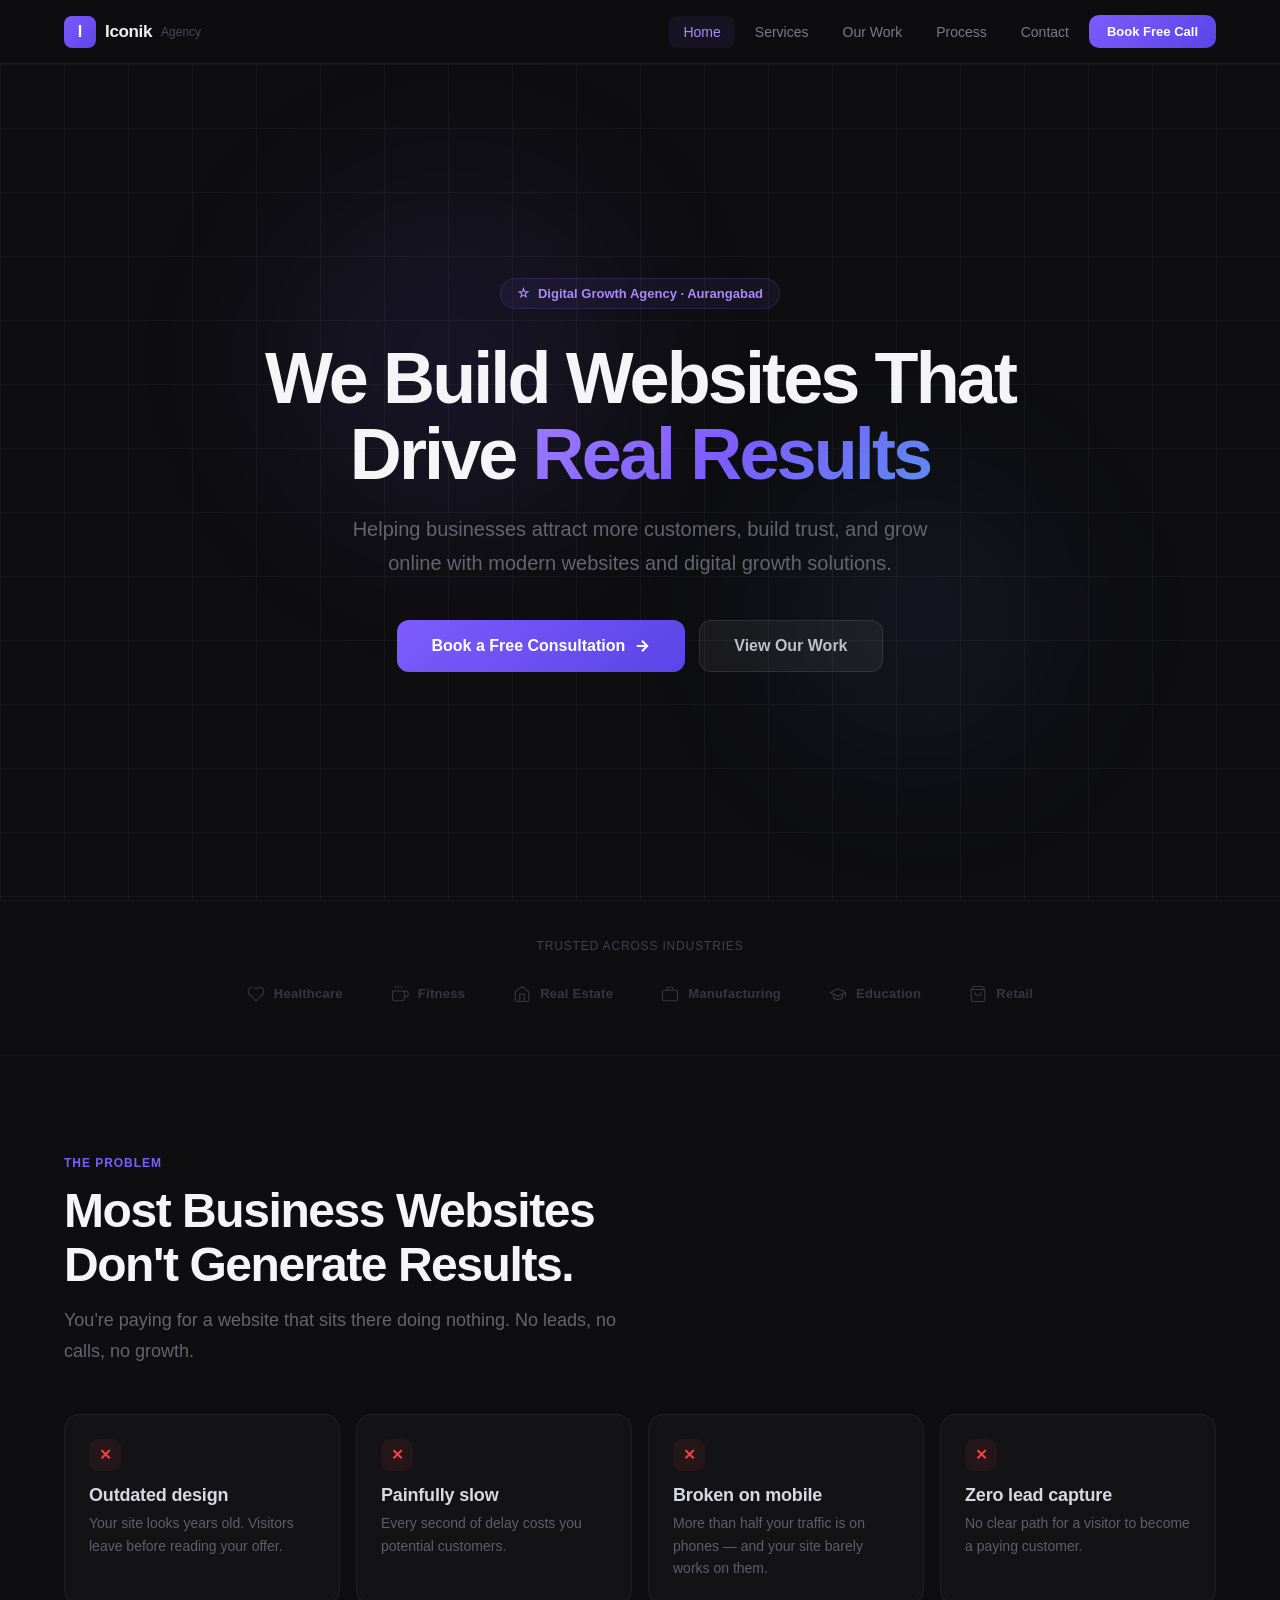
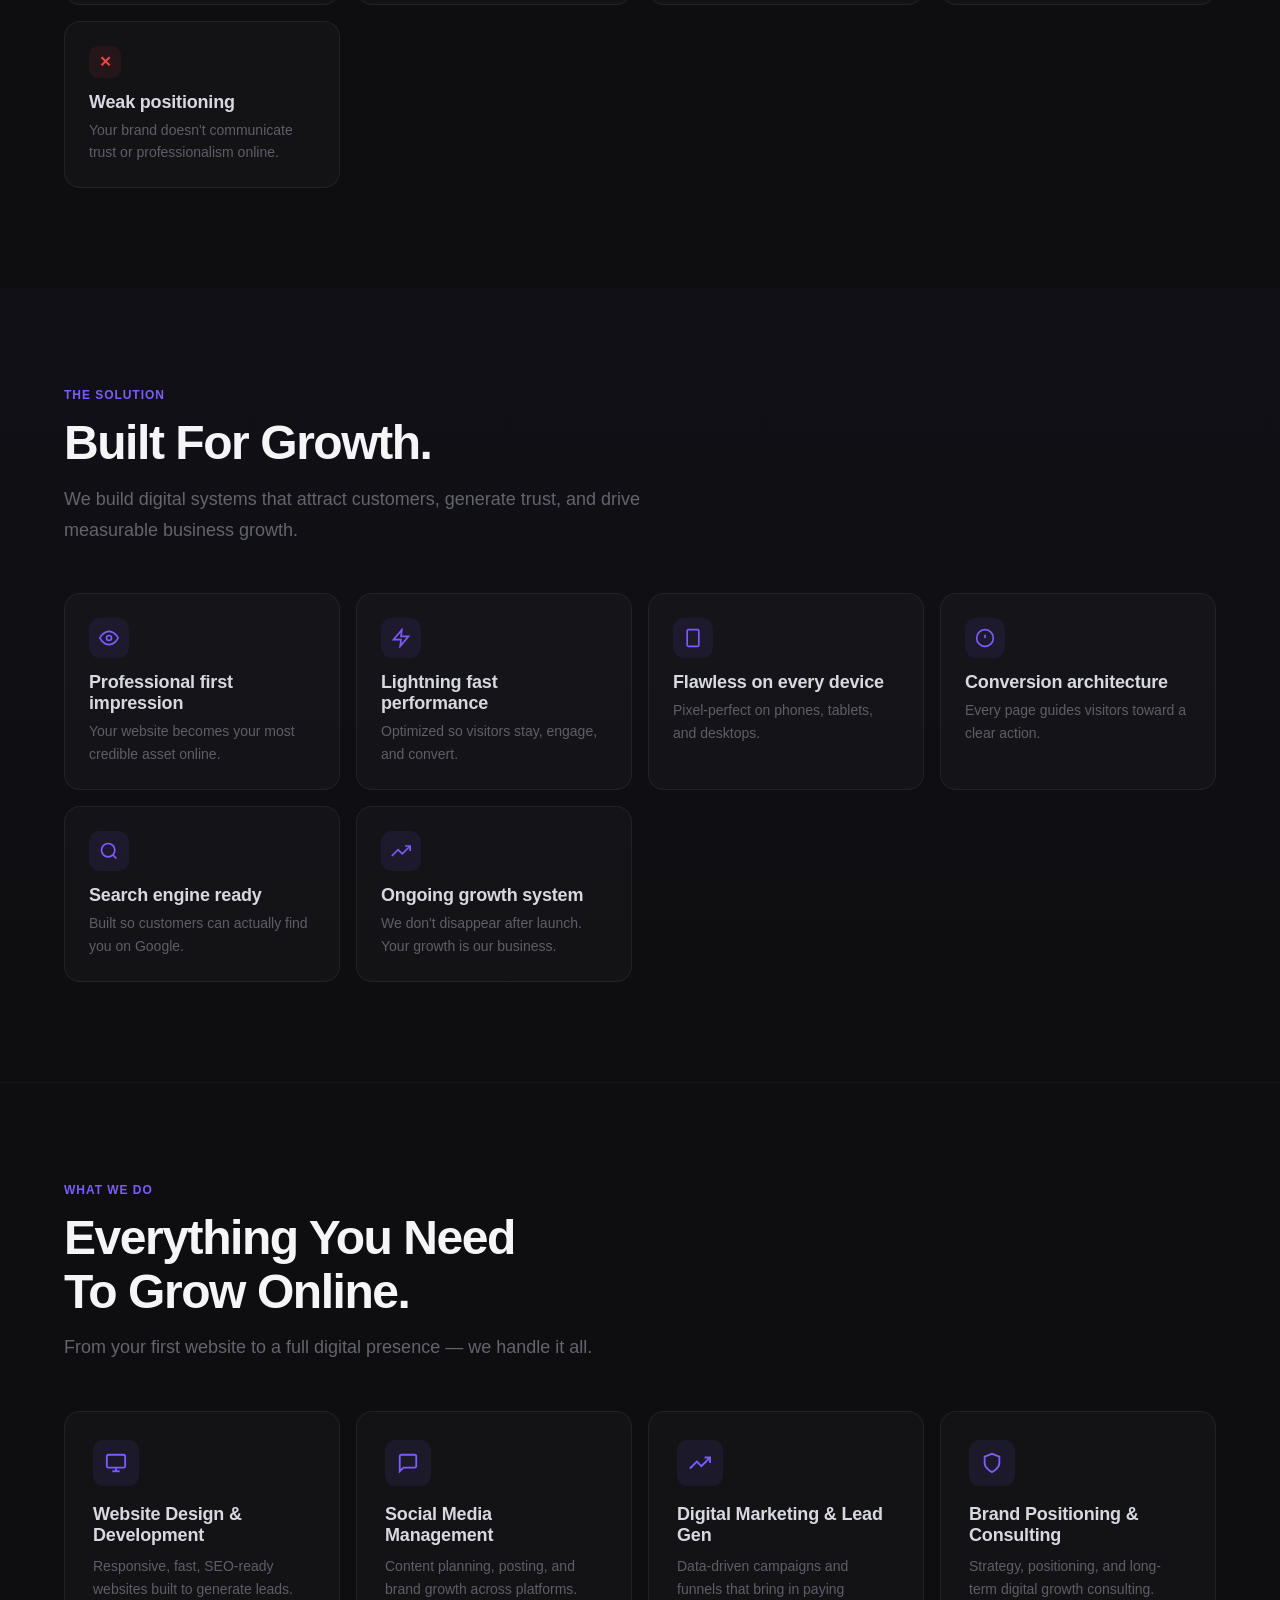
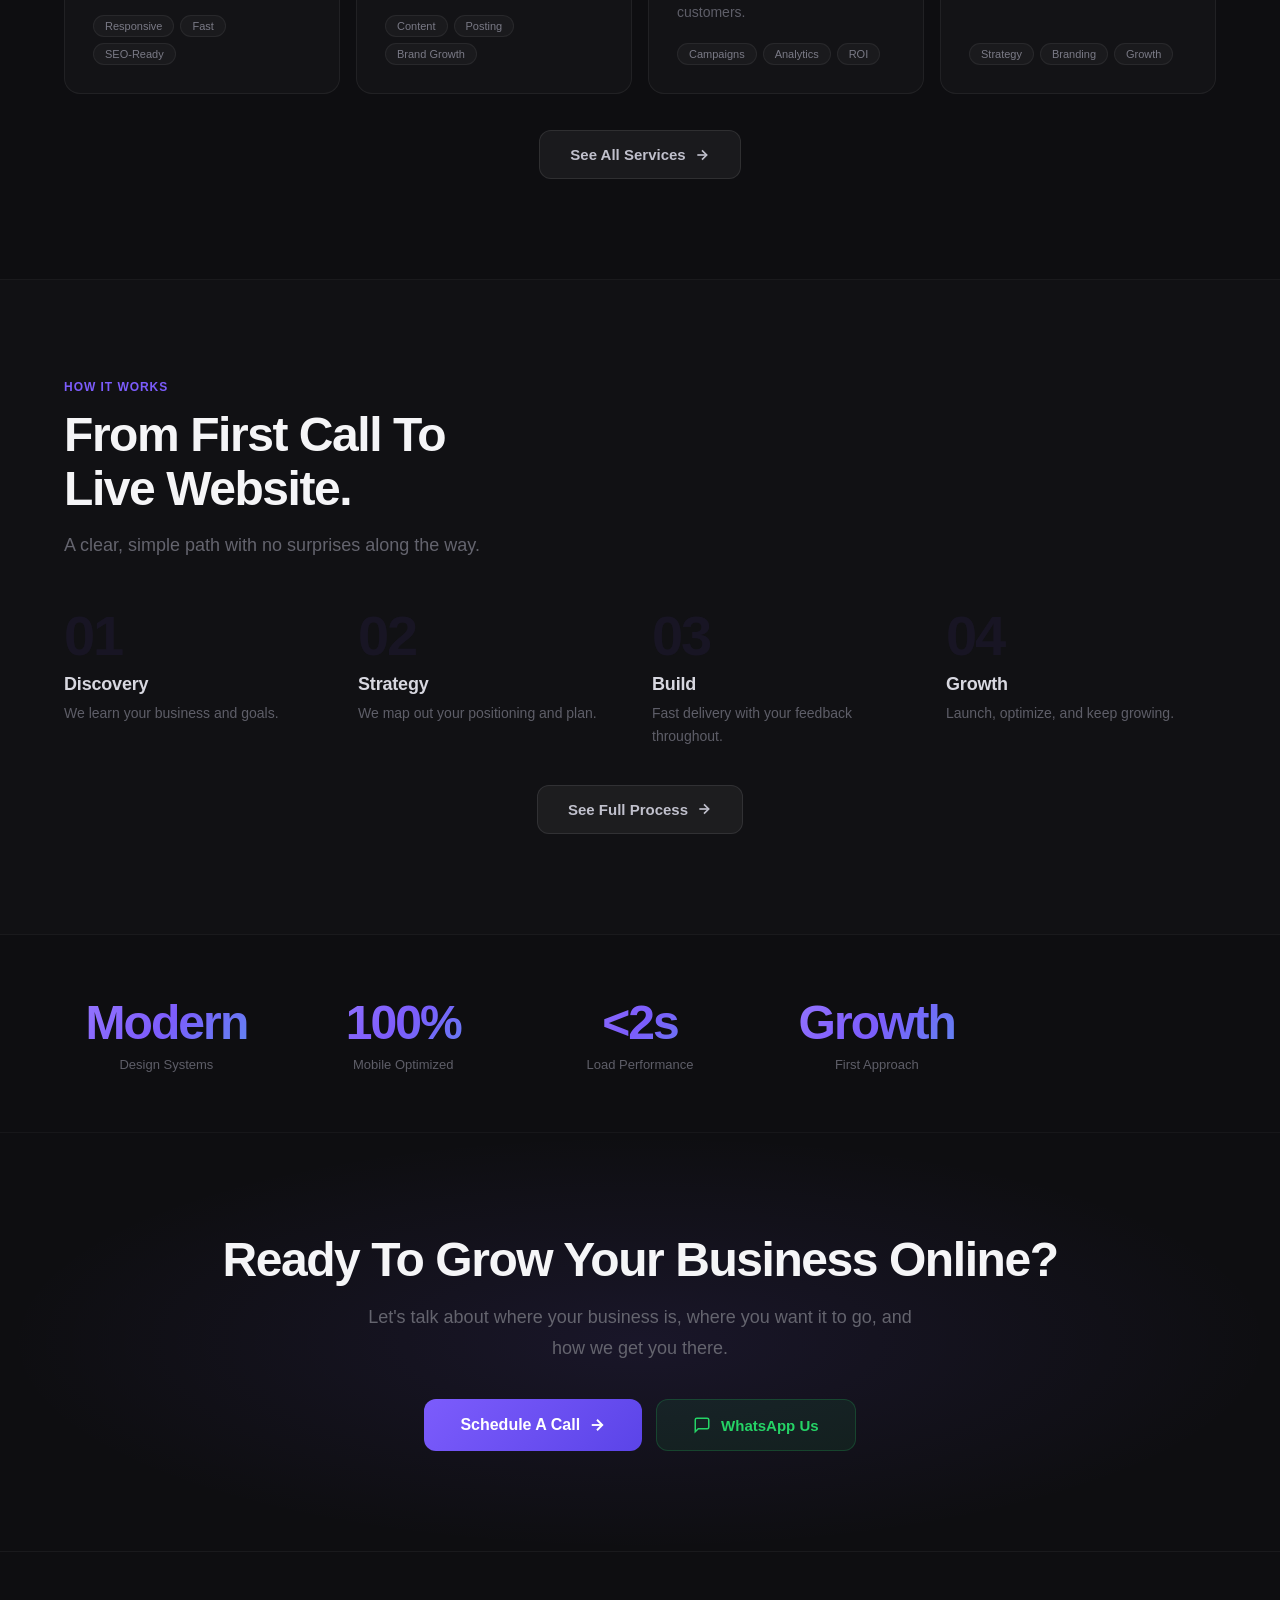
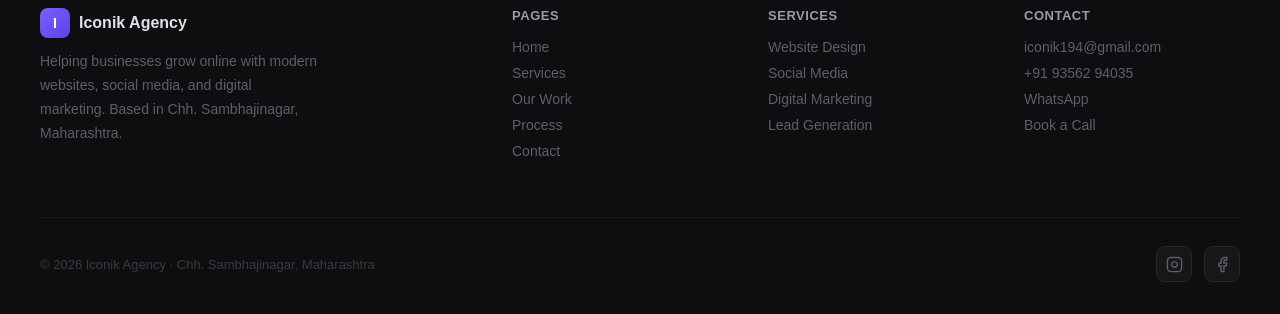
<file: index.html>
<!DOCTYPE html>
<html lang="en">
<head>
<meta charset="UTF-8"/>
<meta name="viewport" content="width=device-width,initial-scale=1.0"/>
<title>Iconik Agency | Website Design & Digital Growth — Aurangabad</title>
<meta name="description" content="Iconik Agency helps businesses grow online with modern websites, social media management, and digital marketing. Based in Chh. Sambhajinagar."/>
<link rel="stylesheet" href="_shared.css"/>
<style>
/* HOME-ONLY STYLES */
.hero{position:relative;min-height:100vh;display:flex;align-items:center;justify-content:center;padding:130px 24px 80px;overflow:hidden;text-align:center}
.hero-orb{position:absolute;border-radius:50%;filter:blur(70px);pointer-events:none}
.hero-grid{position:absolute;inset:0;opacity:.04;background-image:linear-gradient(rgba(255,255,255,1) 1px,transparent 1px),linear-gradient(90deg,rgba(255,255,255,1) 1px,transparent 1px);background-size:64px 64px;pointer-events:none}
.hero-content{position:relative;z-index:2;max-width:860px;margin:0 auto}
.hero-badge{display:inline-flex;align-items:center;gap:8px;padding:7px 16px;border-radius:100px;background:rgba(124,92,252,.08);border:1px solid rgba(124,92,252,.18);margin-bottom:32px;font-size:13px;font-weight:600;color:#A78BFA}
.hero-gradient{background:linear-gradient(135deg,#9B7BFF,#7C5CFC,#5B8DEF);-webkit-background-clip:text;-webkit-text-fill-color:transparent;background-clip:text}
.hero-sub{font-size:clamp(16px,2.2vw,20px);line-height:1.7;color:#64646E;max-width:600px;margin:20px auto 40px}
.hero-btns{display:flex;gap:14px;justify-content:center;flex-wrap:wrap}
.trust-bar{padding:36px 24px 52px;border-top:1px solid rgba(255,255,255,.04);border-bottom:1px solid rgba(255,255,255,.04)}
.trust-label{text-align:center;font-size:12px;color:#42424C;font-weight:500;letter-spacing:.07em;text-transform:uppercase;margin-bottom:28px}
.trust-items{display:flex;justify-content:center;align-items:center;gap:clamp(18px,4vw,48px);flex-wrap:wrap}
.trust-item{display:flex;align-items:center;gap:9px;color:#36363F;transition:color .3s;font-size:13px;font-weight:600;letter-spacing:.02em;cursor:default}
.trust-item:hover{color:#64646E}
.trust-item svg{width:18px;height:18px;stroke-width:1.5;flex-shrink:0}
.problem-grid{display:grid;grid-template-columns:repeat(auto-fill,minmax(250px,1fr));gap:16px}
.prob-card{padding:24px}
.prob-x{width:32px;height:32px;border-radius:9px;background:rgba(239,68,68,.08);display:flex;align-items:center;justify-content:center;margin-bottom:14px;color:#EF4444;font-size:15px;font-weight:700;flex-shrink:0}
.sol-grid{display:grid;grid-template-columns:repeat(auto-fill,minmax(250px,1fr));gap:16px}
.stat-val{font-size:clamp(30px,5vw,48px);font-weight:800;letter-spacing:-.04em;background:linear-gradient(135deg,#9B7BFF,#7C5CFC,#5B8DEF);-webkit-background-clip:text;-webkit-text-fill-color:transparent;background-clip:text;margin-bottom:7px}
.stat-label{font-size:13px;color:#5E5E68;font-weight:500}
.cta-glow{position:absolute;inset:0;pointer-events:none;background:radial-gradient(ellipse at 50% 50%,rgba(124,92,252,.1),transparent 70%)}
.svc-preview{display:grid;grid-template-columns:repeat(auto-fill,minmax(260px,1fr));gap:16px}
.svc-card{padding:28px;display:flex;flex-direction:column}
.svc-tags{display:flex;flex-wrap:wrap;gap:6px;margin-top:14px}
.svc-tag{font-size:11px;font-weight:500;padding:4px 11px;border-radius:100px;background:rgba(255,255,255,.03);border:1px solid rgba(255,255,255,.06);color:#7A7A86}
.proc-preview{display:grid;grid-template-columns:repeat(auto-fill,minmax(220px,1fr));gap:24px}
.proc-num{font-size:56px;font-weight:800;line-height:1;color:rgba(124,92,252,.07);letter-spacing:-.04em;margin-bottom:10px}
@media(max-width:768px){
  .hero-btns .btn-cta,.hero-btns .btn-ghost{width:100%;justify-content:center}
}
</style>
</head>
<body>

<nav id="nav">
  <div class="nav-inner">
    <a href="index.html" class="nav-logo">
      <div class="nav-logo-icon">I</div>
      <span class="nav-logo-text">Iconik</span>
      <span class="nav-logo-sub">Agency</span>
    </a>
    <div class="nav-links" id="navLinks">
      <a href="index.html"    class="nav-link active">Home</a>
      <a href="services.html" class="nav-link">Services</a>
      <a href="work.html"     class="nav-link">Our Work</a>
      <a href="process.html"  class="nav-link">Process</a>
      <a href="contact.html"  class="nav-link">Contact</a>
      <a href="contact.html"  class="btn-cta nav-cta">Book Free Call</a>
    </div>
    <button class="hamburger" id="hamburger" onclick="toggleMenu()" aria-label="Menu">
      <svg id="menuIcon" xmlns="http://www.w3.org/2000/svg" width="20" height="20" viewBox="0 0 24 24" fill="none" stroke="currentColor" stroke-width="2"><line x1="3" y1="6" x2="21" y2="6"/><line x1="3" y1="12" x2="21" y2="12"/><line x1="3" y1="18" x2="21" y2="18"/></svg>
      <svg id="closeIcon" style="display:none" xmlns="http://www.w3.org/2000/svg" width="20" height="20" viewBox="0 0 24 24" fill="none" stroke="currentColor" stroke-width="2"><line x1="18" y1="6" x2="6" y2="18"/><line x1="6" y1="6" x2="18" y2="18"/></svg>
    </button>
  </div>
  <div class="mobile-menu" id="mobileMenu">
    <a href="index.html"    class="nav-link active">Home</a>
    <a href="services.html" class="nav-link">Services</a>
    <a href="work.html"     class="nav-link">Our Work</a>
    <a href="process.html"  class="nav-link">Process</a>
    <a href="contact.html"  class="nav-link">Contact</a>
    <a href="contact.html"  class="btn-cta">Book Free Call</a>
  </div>
</nav>

<!-- ═══ HERO ═══ -->
<section class="hero">
  <div class="hero-orb anim-orb1" style="top:12%;left:16%;width:500px;height:500px;background:radial-gradient(circle,rgba(124,92,252,.14),transparent 65%)"></div>
  <div class="hero-orb anim-orb2" style="bottom:8%;right:12%;width:420px;height:420px;background:radial-gradient(circle,rgba(91,142,239,.1),transparent 65%)"></div>
  <div class="hero-grid"></div>
  <div class="hero-content">
    <div class="reveal">
      <div class="hero-badge">
        <svg xmlns="http://www.w3.org/2000/svg" width="13" height="13" viewBox="0 0 24 24" fill="none" stroke="currentColor" stroke-width="2"><path d="M12 3l1.9 5.8H20l-4.9 3.6 1.9 5.8L12 15l-5 3.2 1.9-5.8L4 8.8h6.1z"/></svg>
        Digital Growth Agency · Aurangabad
      </div>
    </div>
    <div class="reveal" style="transition-delay:.1s">
      <h1>We Build Websites That Drive <span class="hero-gradient">Real Results</span></h1>
    </div>
    <div class="reveal" style="transition-delay:.2s">
      <p class="hero-sub">Helping businesses attract more customers, build trust, and grow online with modern websites and digital growth solutions.</p>
    </div>
    <div class="reveal hero-btns" style="transition-delay:.3s">
      <a href="contact.html" class="btn-cta" style="font-size:16px;padding:16px 34px">Book a Free Consultation <svg xmlns="http://www.w3.org/2000/svg" width="18" height="18" viewBox="0 0 24 24" fill="none" stroke="currentColor" stroke-width="2.5"><line x1="5" y1="12" x2="19" y2="12"/><polyline points="12 5 19 12 12 19"/></svg></a>
      <a href="work.html" class="btn-ghost" style="font-size:16px;padding:16px 34px">View Our Work</a>
    </div>
  </div>
</section>

<!-- ═══ TRUST BAR ═══ -->
<div class="trust-bar">
  <p class="trust-label">Trusted across industries</p>
  <div class="trust-items">
    <div class="trust-item"><svg xmlns="http://www.w3.org/2000/svg" viewBox="0 0 24 24" fill="none" stroke="currentColor"><path d="M20.84 4.61a5.5 5.5 0 0 0-7.78 0L12 5.67l-1.06-1.06a5.5 5.5 0 0 0-7.78 7.78l1.06 1.06L12 21.23l7.78-7.78 1.06-1.06a5.5 5.5 0 0 0 0-7.78z"/></svg>Healthcare</div>
    <div class="trust-item"><svg xmlns="http://www.w3.org/2000/svg" viewBox="0 0 24 24" fill="none" stroke="currentColor"><path d="M18 8h1a4 4 0 0 1 0 8h-1"/><path d="M2 8h16v9a4 4 0 0 1-4 4H6a4 4 0 0 1-4-4V8z"/><line x1="6" y1="1" x2="6" y2="4"/><line x1="10" y1="1" x2="10" y2="4"/><line x1="14" y1="1" x2="14" y2="4"/></svg>Fitness</div>
    <div class="trust-item"><svg xmlns="http://www.w3.org/2000/svg" viewBox="0 0 24 24" fill="none" stroke="currentColor"><path d="M3 9l9-7 9 7v11a2 2 0 0 1-2 2H5a2 2 0 0 1-2-2z"/><polyline points="9 22 9 12 15 12 15 22"/></svg>Real Estate</div>
    <div class="trust-item"><svg xmlns="http://www.w3.org/2000/svg" viewBox="0 0 24 24" fill="none" stroke="currentColor"><rect x="2" y="7" width="20" height="14" rx="2"/><path d="M16 7V5a2 2 0 0 0-2-2h-4a2 2 0 0 0-2 2v2"/></svg>Manufacturing</div>
    <div class="trust-item"><svg xmlns="http://www.w3.org/2000/svg" viewBox="0 0 24 24" fill="none" stroke="currentColor"><path d="M22 10v6M2 10l10-5 10 5-10 5z"/><path d="M6 12v5c3 3 9 3 12 0v-5"/></svg>Education</div>
    <div class="trust-item"><svg xmlns="http://www.w3.org/2000/svg" viewBox="0 0 24 24" fill="none" stroke="currentColor"><path d="M6 2L3 6v14a2 2 0 0 0 2 2h14a2 2 0 0 0 2-2V6l-3-4z"/><line x1="3" y1="6" x2="21" y2="6"/><path d="M16 10a4 4 0 0 1-8 0"/></svg>Retail</div>
  </div>
</div>

<!-- ═══ PROBLEM ═══ -->
<section class="section">
  <div class="container">
    <div class="reveal"><span class="label">The Problem</span></div>
    <div class="reveal" style="transition-delay:.06s"><h2 style="max-width:640px;margin-bottom:14px">Most Business Websites Don't Generate Results.</h2></div>
    <div class="reveal" style="transition-delay:.1s"><p class="sub" style="margin-bottom:48px">You're paying for a website that sits there doing nothing. No leads, no calls, no growth.</p></div>
    <div class="problem-grid">
      <div class="card prob-card reveal" style="transition-delay:.05s"><div class="prob-x">✕</div><h3 style="margin-bottom:6px">Outdated design</h3><p style="font-size:14px;color:#5E5E68;line-height:1.6">Your site looks years old. Visitors leave before reading your offer.</p></div>
      <div class="card prob-card reveal" style="transition-delay:.1s"><div class="prob-x">✕</div><h3 style="margin-bottom:6px">Painfully slow</h3><p style="font-size:14px;color:#5E5E68;line-height:1.6">Every second of delay costs you potential customers.</p></div>
      <div class="card prob-card reveal" style="transition-delay:.15s"><div class="prob-x">✕</div><h3 style="margin-bottom:6px">Broken on mobile</h3><p style="font-size:14px;color:#5E5E68;line-height:1.6">More than half your traffic is on phones — and your site barely works on them.</p></div>
      <div class="card prob-card reveal" style="transition-delay:.2s"><div class="prob-x">✕</div><h3 style="margin-bottom:6px">Zero lead capture</h3><p style="font-size:14px;color:#5E5E68;line-height:1.6">No clear path for a visitor to become a paying customer.</p></div>
      <div class="card prob-card reveal" style="transition-delay:.25s"><div class="prob-x">✕</div><h3 style="margin-bottom:6px">Weak positioning</h3><p style="font-size:14px;color:#5E5E68;line-height:1.6">Your brand doesn't communicate trust or professionalism online.</p></div>
    </div>
  </div>
</section>

<!-- ═══ SOLUTION ═══ -->
<section class="section" style="background:linear-gradient(180deg,rgba(124,92,252,.025),transparent)">
  <div class="container">
    <div class="reveal"><span class="label">The Solution</span></div>
    <div class="reveal" style="transition-delay:.06s"><h2 style="max-width:480px;margin-bottom:14px">Built For Growth.</h2></div>
    <div class="reveal" style="transition-delay:.1s"><p class="sub" style="margin-bottom:48px">We build digital systems that attract customers, generate trust, and drive measurable business growth.</p></div>
    <div class="sol-grid">
      <div class="card prob-card reveal" style="transition-delay:.05s"><div class="icon-box" style="width:40px;height:40px;margin-bottom:14px"><svg xmlns="http://www.w3.org/2000/svg" width="20" height="20" viewBox="0 0 24 24" fill="none" stroke="currentColor" stroke-width="2"><path d="M1 12s4-8 11-8 11 8 11 8-4 8-11 8-11-8-11-8z"/><circle cx="12" cy="12" r="3"/></svg></div><h3 style="margin-bottom:6px">Professional first impression</h3><p style="font-size:14px;color:#5E5E68;line-height:1.6">Your website becomes your most credible asset online.</p></div>
      <div class="card prob-card reveal" style="transition-delay:.1s"><div class="icon-box" style="width:40px;height:40px;margin-bottom:14px"><svg xmlns="http://www.w3.org/2000/svg" width="20" height="20" viewBox="0 0 24 24" fill="none" stroke="currentColor" stroke-width="2"><polygon points="13 2 3 14 12 14 11 22 21 10 12 10 13 2"/></svg></div><h3 style="margin-bottom:6px">Lightning fast performance</h3><p style="font-size:14px;color:#5E5E68;line-height:1.6">Optimized so visitors stay, engage, and convert.</p></div>
      <div class="card prob-card reveal" style="transition-delay:.15s"><div class="icon-box" style="width:40px;height:40px;margin-bottom:14px"><svg xmlns="http://www.w3.org/2000/svg" width="20" height="20" viewBox="0 0 24 24" fill="none" stroke="currentColor" stroke-width="2"><rect x="5" y="2" width="14" height="20" rx="2"/><line x1="12" y1="18" x2="12" y2="18.01"/></svg></div><h3 style="margin-bottom:6px">Flawless on every device</h3><p style="font-size:14px;color:#5E5E68;line-height:1.6">Pixel-perfect on phones, tablets, and desktops.</p></div>
      <div class="card prob-card reveal" style="transition-delay:.2s"><div class="icon-box" style="width:40px;height:40px;margin-bottom:14px"><svg xmlns="http://www.w3.org/2000/svg" width="20" height="20" viewBox="0 0 24 24" fill="none" stroke="currentColor" stroke-width="2"><circle cx="12" cy="12" r="10"/><line x1="12" y1="8" x2="12" y2="12"/><line x1="12" y1="16" x2="12.01" y2="16"/></svg></div><h3 style="margin-bottom:6px">Conversion architecture</h3><p style="font-size:14px;color:#5E5E68;line-height:1.6">Every page guides visitors toward a clear action.</p></div>
      <div class="card prob-card reveal" style="transition-delay:.25s"><div class="icon-box" style="width:40px;height:40px;margin-bottom:14px"><svg xmlns="http://www.w3.org/2000/svg" width="20" height="20" viewBox="0 0 24 24" fill="none" stroke="currentColor" stroke-width="2"><circle cx="11" cy="11" r="8"/><line x1="21" y1="21" x2="16.65" y2="16.65"/></svg></div><h3 style="margin-bottom:6px">Search engine ready</h3><p style="font-size:14px;color:#5E5E68;line-height:1.6">Built so customers can actually find you on Google.</p></div>
      <div class="card prob-card reveal" style="transition-delay:.3s"><div class="icon-box" style="width:40px;height:40px;margin-bottom:14px"><svg xmlns="http://www.w3.org/2000/svg" width="20" height="20" viewBox="0 0 24 24" fill="none" stroke="currentColor" stroke-width="2"><polyline points="23 6 13.5 15.5 8.5 10.5 1 18"/><polyline points="17 6 23 6 23 12"/></svg></div><h3 style="margin-bottom:6px">Ongoing growth system</h3><p style="font-size:14px;color:#5E5E68;line-height:1.6">We don't disappear after launch. Your growth is our business.</p></div>
    </div>
  </div>
</section>

<!-- ═══ SERVICES PREVIEW ═══ -->
<section class="section" style="border-top:1px solid rgba(255,255,255,.04)">
  <div class="container">
    <div class="reveal"><span class="label">What We Do</span></div>
    <div class="reveal" style="transition-delay:.06s"><h2 style="max-width:500px;margin-bottom:14px">Everything You Need To Grow Online.</h2></div>
    <div class="reveal" style="transition-delay:.1s"><p class="sub" style="margin-bottom:48px">From your first website to a full digital presence — we handle it all.</p></div>
    <div class="svc-preview">
      <div class="card svc-card reveal" style="transition-delay:.05s"><div class="icon-box" style="width:46px;height:46px;margin-bottom:18px"><svg xmlns="http://www.w3.org/2000/svg" width="22" height="22" viewBox="0 0 24 24" fill="none" stroke="currentColor" stroke-width="2"><rect x="2" y="3" width="20" height="14" rx="2"/><line x1="8" y1="21" x2="16" y2="21"/><line x1="12" y1="17" x2="12" y2="21"/></svg></div><h3 style="margin-bottom:9px">Website Design & Development</h3><p style="font-size:14px;color:#5E5E68;line-height:1.65;flex:1">Responsive, fast, SEO-ready websites built to generate leads.</p><div class="svc-tags"><span class="svc-tag">Responsive</span><span class="svc-tag">Fast</span><span class="svc-tag">SEO-Ready</span></div></div>
      <div class="card svc-card reveal" style="transition-delay:.1s"><div class="icon-box" style="width:46px;height:46px;margin-bottom:18px"><svg xmlns="http://www.w3.org/2000/svg" width="22" height="22" viewBox="0 0 24 24" fill="none" stroke="currentColor" stroke-width="2"><path d="M21 15a2 2 0 0 1-2 2H7l-4 4V5a2 2 0 0 1 2-2h14a2 2 0 0 1 2 2z"/></svg></div><h3 style="margin-bottom:9px">Social Media Management</h3><p style="font-size:14px;color:#5E5E68;line-height:1.65;flex:1">Content planning, posting, and brand growth across platforms.</p><div class="svc-tags"><span class="svc-tag">Content</span><span class="svc-tag">Posting</span><span class="svc-tag">Brand Growth</span></div></div>
      <div class="card svc-card reveal" style="transition-delay:.15s"><div class="icon-box" style="width:46px;height:46px;margin-bottom:18px"><svg xmlns="http://www.w3.org/2000/svg" width="22" height="22" viewBox="0 0 24 24" fill="none" stroke="currentColor" stroke-width="2"><polyline points="23 6 13.5 15.5 8.5 10.5 1 18"/><polyline points="17 6 23 6 23 12"/></svg></div><h3 style="margin-bottom:9px">Digital Marketing & Lead Gen</h3><p style="font-size:14px;color:#5E5E68;line-height:1.65;flex:1">Data-driven campaigns and funnels that bring in paying customers.</p><div class="svc-tags"><span class="svc-tag">Campaigns</span><span class="svc-tag">Analytics</span><span class="svc-tag">ROI</span></div></div>
      <div class="card svc-card reveal" style="transition-delay:.2s"><div class="icon-box" style="width:46px;height:46px;margin-bottom:18px"><svg xmlns="http://www.w3.org/2000/svg" width="22" height="22" viewBox="0 0 24 24" fill="none" stroke="currentColor" stroke-width="2"><path d="M12 22s8-4 8-10V5l-8-3-8 3v7c0 6 8 10 8 10z"/></svg></div><h3 style="margin-bottom:9px">Brand Positioning & Consulting</h3><p style="font-size:14px;color:#5E5E68;line-height:1.65;flex:1">Strategy, positioning, and long-term digital growth consulting.</p><div class="svc-tags"><span class="svc-tag">Strategy</span><span class="svc-tag">Branding</span><span class="svc-tag">Growth</span></div></div>
    </div>
    <div class="reveal" style="transition-delay:.25s;margin-top:36px;text-align:center">
      <a href="services.html" class="btn-ghost">See All Services <svg xmlns="http://www.w3.org/2000/svg" width="16" height="16" viewBox="0 0 24 24" fill="none" stroke="currentColor" stroke-width="2.5"><line x1="5" y1="12" x2="19" y2="12"/><polyline points="12 5 19 12 12 19"/></svg></a>
    </div>
  </div>
</section>

<!-- ═══ PROCESS PREVIEW ═══ -->
<section class="section" style="background:rgba(255,255,255,.01);border-top:1px solid rgba(255,255,255,.04);border-bottom:1px solid rgba(255,255,255,.04)">
  <div class="container">
    <div class="reveal"><span class="label">How It Works</span></div>
    <div class="reveal" style="transition-delay:.06s"><h2 style="max-width:460px;margin-bottom:14px">From First Call To Live Website.</h2></div>
    <div class="reveal" style="transition-delay:.1s"><p class="sub" style="margin-bottom:48px">A clear, simple path with no surprises along the way.</p></div>
    <div class="proc-preview">
      <div class="reveal" style="transition-delay:.05s"><div class="proc-num">01</div><h3 style="margin-bottom:7px">Discovery</h3><p style="font-size:14px;color:#5E5E68;line-height:1.65">We learn your business and goals.</p></div>
      <div class="reveal" style="transition-delay:.1s"><div class="proc-num">02</div><h3 style="margin-bottom:7px">Strategy</h3><p style="font-size:14px;color:#5E5E68;line-height:1.65">We map out your positioning and plan.</p></div>
      <div class="reveal" style="transition-delay:.15s"><div class="proc-num">03</div><h3 style="margin-bottom:7px">Build</h3><p style="font-size:14px;color:#5E5E68;line-height:1.65">Fast delivery with your feedback throughout.</p></div>
      <div class="reveal" style="transition-delay:.2s"><div class="proc-num">04</div><h3 style="margin-bottom:7px">Growth</h3><p style="font-size:14px;color:#5E5E68;line-height:1.65">Launch, optimize, and keep growing.</p></div>
    </div>
    <div class="reveal" style="transition-delay:.25s;margin-top:36px;text-align:center">
      <a href="process.html" class="btn-ghost">See Full Process <svg xmlns="http://www.w3.org/2000/svg" width="16" height="16" viewBox="0 0 24 24" fill="none" stroke="currentColor" stroke-width="2.5"><line x1="5" y1="12" x2="19" y2="12"/><polyline points="12 5 19 12 12 19"/></svg></a>
    </div>
  </div>
</section>

<!-- ═══ STATS ═══ -->
<section class="section-sm" style="border-bottom:1px solid rgba(255,255,255,.04)">
  <div class="container">
    <div class="grid-stats">
      <div class="reveal" style="transition-delay:.05s"><div class="stat-val">Modern</div><div class="stat-label">Design Systems</div></div>
      <div class="reveal" style="transition-delay:.1s"><div class="stat-val">100%</div><div class="stat-label">Mobile Optimized</div></div>
      <div class="reveal" style="transition-delay:.15s"><div class="stat-val">&lt;2s</div><div class="stat-label">Load Performance</div></div>
      <div class="reveal" style="transition-delay:.2s"><div class="stat-val">Growth</div><div class="stat-label">First Approach</div></div>
    </div>
  </div>
</section>

<!-- ═══ FINAL CTA ═══ -->
<section class="section" style="position:relative;overflow:hidden">
  <div class="cta-glow"></div>
  <div class="container" style="position:relative;z-index:2;text-align:center">
    <div class="reveal"><h2 style="margin-bottom:16px">Ready To Grow Your Business Online?</h2></div>
    <div class="reveal" style="transition-delay:.1s"><p class="sub" style="margin:0 auto 36px">Let's talk about where your business is, where you want it to go, and how we get you there.</p></div>
    <div class="reveal" style="transition-delay:.2s;display:flex;gap:14px;justify-content:center;flex-wrap:wrap">
      <a href="contact.html" class="btn-cta" style="font-size:16px;padding:16px 36px">Schedule A Call <svg xmlns="http://www.w3.org/2000/svg" width="18" height="18" viewBox="0 0 24 24" fill="none" stroke="currentColor" stroke-width="2.5"><line x1="5" y1="12" x2="19" y2="12"/><polyline points="12 5 19 12 12 19"/></svg></a>
      <a href="https://wa.me/919356294035?text=Hi%20Iconik%20Agency!%20I%20want%20to%20grow%20my%20business%20online." target="_blank" class="btn-wa" style="padding:16px 36px;font-size:15px">
        <svg xmlns="http://www.w3.org/2000/svg" width="18" height="18" viewBox="0 0 24 24" fill="none" stroke="currentColor" stroke-width="2"><path d="M21 15a2 2 0 0 1-2 2H7l-4 4V5a2 2 0 0 1 2-2h14a2 2 0 0 1 2 2z"/></svg>
        WhatsApp Us
      </a>
    </div>
  </div>
</section>

<!-- ═══ FOOTER ═══ -->
<footer>
  <div class="footer-grid">
    <div class="footer-brand">
      <a href="index.html" class="footer-logo"><div class="footer-logo-icon">I</div><span class="footer-logo-text">Iconik Agency</span></a>
      <p>Helping businesses grow online with modern websites, social media, and digital marketing. Based in Chh. Sambhajinagar, Maharashtra.</p>
    </div>
    <div class="footer-col"><h4>Pages</h4><a href="index.html">Home</a><a href="services.html">Services</a><a href="work.html">Our Work</a><a href="process.html">Process</a><a href="contact.html">Contact</a></div>
    <div class="footer-col"><h4>Services</h4><a href="services.html">Website Design</a><a href="services.html">Social Media</a><a href="services.html">Digital Marketing</a><a href="services.html">Lead Generation</a></div>
    <div class="footer-col"><h4>Contact</h4><a href="mailto:iconik194@gmail.com">iconik194@gmail.com</a><a href="tel:+919356294035">+91 93562 94035</a><a href="https://wa.me/919356294035" target="_blank">WhatsApp</a><a href="contact.html">Book a Call</a></div>
  </div>
  <div class="footer-bottom">
    <span class="footer-copy">© 2026 Iconik Agency · Chh. Sambhajinagar, Maharashtra</span>
    <div class="footer-social">
      <!-- CHANGE: Replace with your Instagram URL -->
      <a href="https://www.instagram.com/iconikagency" target="_blank" class="social-btn" aria-label="Instagram">
        <svg xmlns="http://www.w3.org/2000/svg" width="17" height="17" viewBox="0 0 24 24" fill="none" stroke="currentColor" stroke-width="2"><rect x="2" y="2" width="20" height="20" rx="5"/><path d="M16 11.37A4 4 0 1 1 12.63 8 4 4 0 0 1 16 11.37z"/><line x1="17.5" y1="6.5" x2="17.51" y2="6.5"/></svg>
      </a>
      <!-- CHANGE: Replace with your Facebook URL -->
      <a href="https://www.facebook.com/iconikagency" target="_blank" class="social-btn" aria-label="Facebook">
        <svg xmlns="http://www.w3.org/2000/svg" width="17" height="17" viewBox="0 0 24 24" fill="none" stroke="currentColor" stroke-width="2"><path d="M18 2h-3a5 5 0 0 0-5 5v3H7v4h3v8h4v-8h3l1-4h-4V7a1 1 0 0 1 1-1h3z"/></svg>
      </a>
    </div>
  </div>
</footer>

<script>
let menuOpen=false;
function toggleMenu(){menuOpen=!menuOpen;document.getElementById("mobileMenu").style.display=menuOpen?"flex":"none";document.getElementById("menuIcon").style.display=menuOpen?"none":"block";document.getElementById("closeIcon").style.display=menuOpen?"block":"none";}
const obs=new IntersectionObserver(entries=>entries.forEach(e=>{if(e.isIntersecting){e.target.classList.add("visible");obs.unobserve(e.target);}}),{threshold:.1});
document.querySelectorAll(".reveal").forEach(el=>obs.observe(el));
</script>
</body>
</html>
</file>
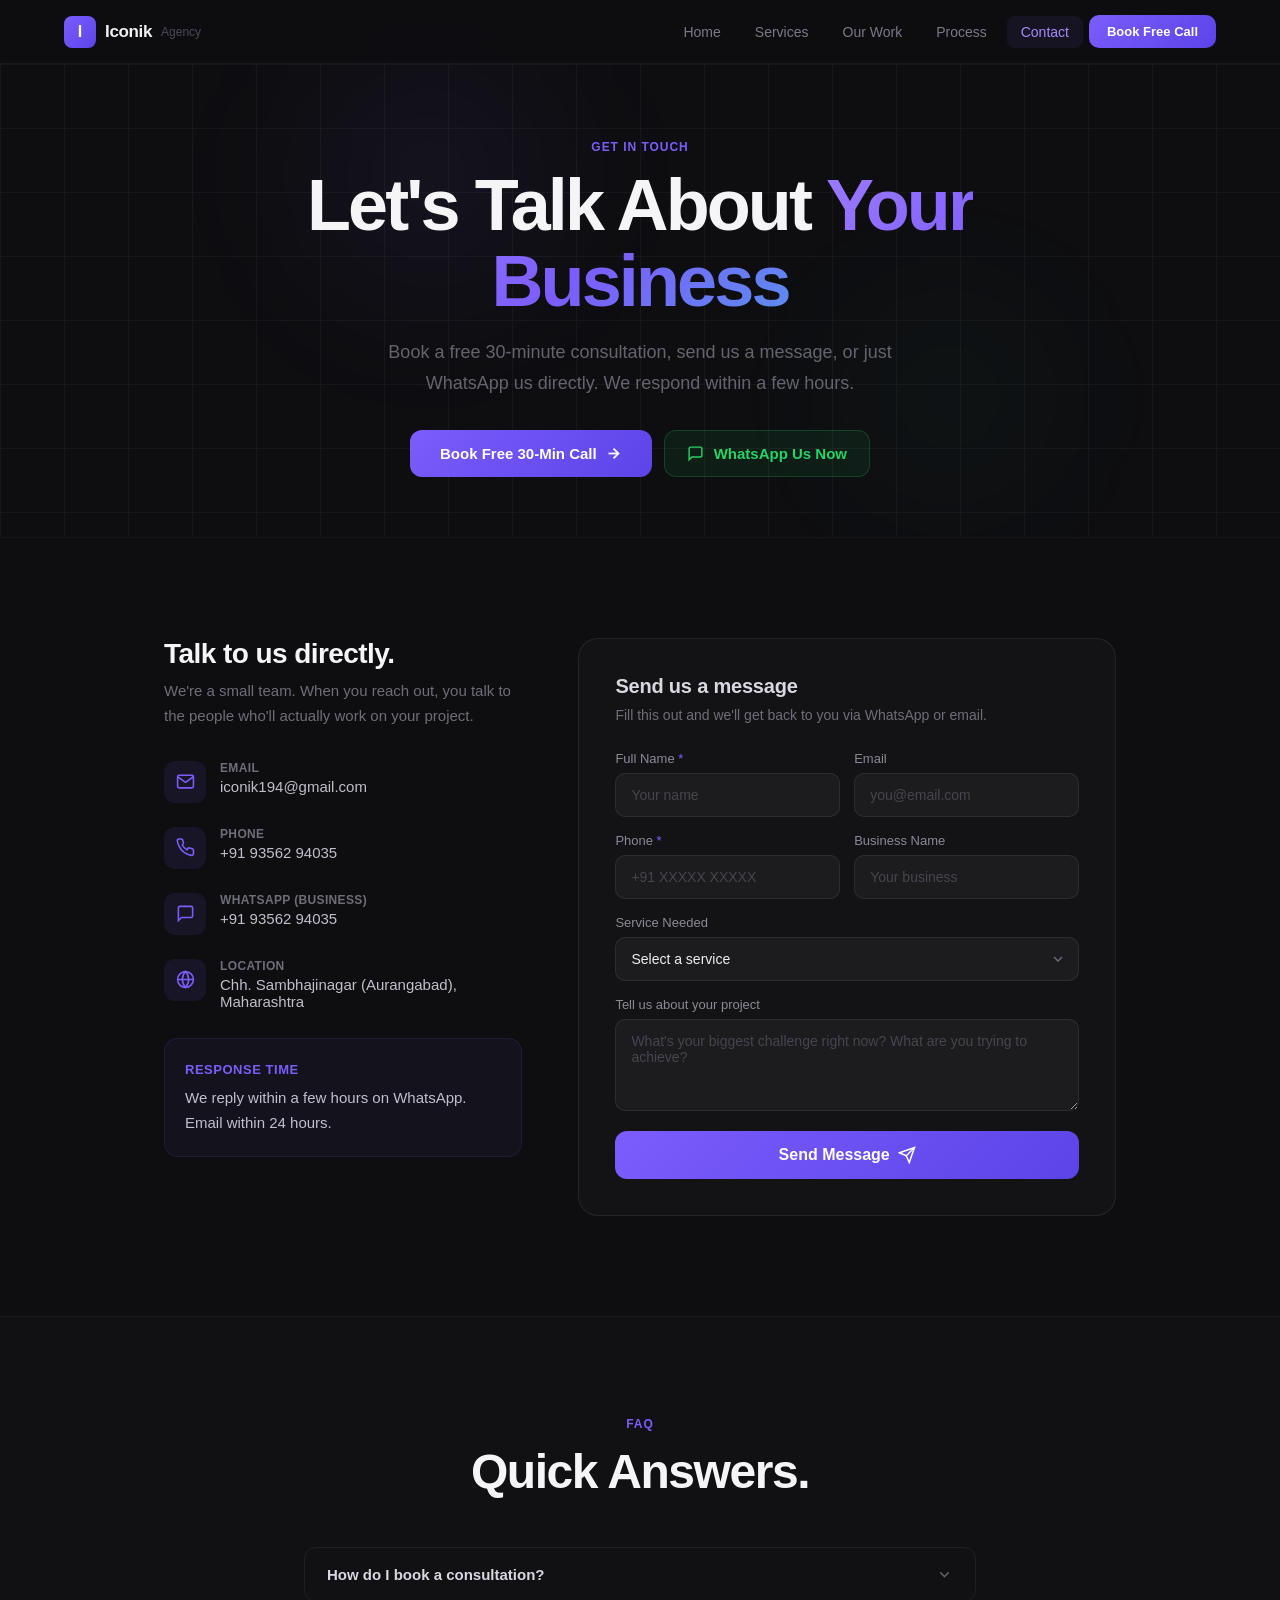
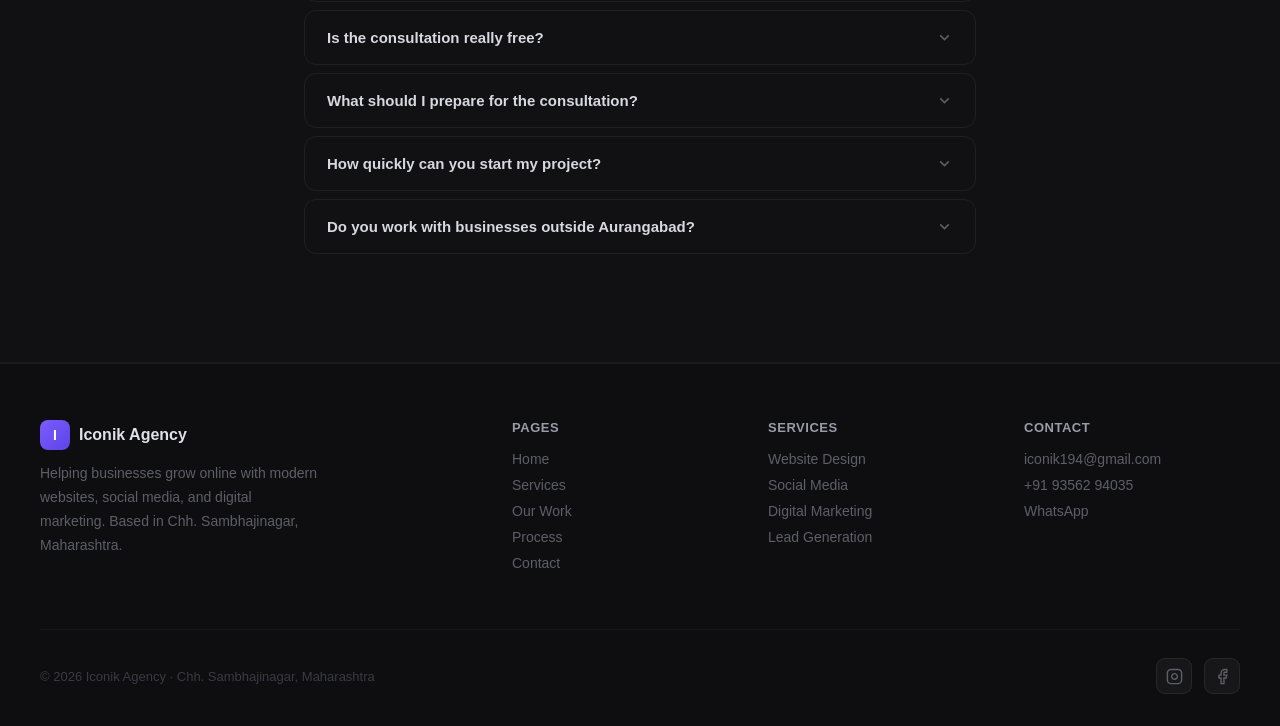
<file: contact.html>
<!DOCTYPE html>
<html lang="en">
<head>
<meta charset="UTF-8"/>
<meta name="viewport" content="width=device-width,initial-scale=1.0"/>
<title>Contact | Iconik Agency — Book a Free Consultation</title>
<meta name="description" content="Book a free 30-minute consultation with Iconik Agency. Let's talk about your business and how we can help you grow online."/>
<link rel="stylesheet" href="_shared.css"/>
<style>
.contact-grid{display:grid;grid-template-columns:1fr 1.5fr;gap:56px;max-width:1000px;margin:0 auto}
.contact-info-item{display:flex;align-items:flex-start;gap:14px;margin-bottom:24px}
.contact-info-icon{width:42px;height:42px;border-radius:11px;background:rgba(124,92,252,.09);display:flex;align-items:center;justify-content:center;color:#7C5CFC;flex-shrink:0}
.contact-info-label{font-size:12px;font-weight:600;color:#6E6E7A;margin-bottom:3px;letter-spacing:.03em;text-transform:uppercase}
.contact-info-val{font-size:15px;color:#C0C0CC;font-weight:500}
.contact-info-val a{color:#C0C0CC;text-decoration:none;transition:color .2s}
.contact-info-val a:hover{color:#A78BFA}
.form-card{background:rgba(255,255,255,.025);border:1px solid rgba(255,255,255,.07);border-radius:20px;padding:36px}
.form-row{display:grid;grid-template-columns:1fr 1fr;gap:14px}
.field{margin-bottom:16px}
.field-label{font-size:13px;color:#8A8A96;font-weight:500;display:block;margin-bottom:7px}
.field-req{color:#7C5CFC}
.submit-btn{width:100%;padding:15px;border-radius:12px;border:none;background:linear-gradient(135deg,#7C5CFC,#5B44E8);color:#fff;font-size:16px;font-weight:600;cursor:pointer;font-family:inherit;transition:transform .25s,box-shadow .25s;display:flex;align-items:center;justify-content:center;gap:8px}
.submit-btn:hover{transform:translateY(-1px);box-shadow:0 10px 28px rgba(124,92,252,.35)}
.booking-modal-overlay{position:fixed;inset:0;z-index:500;background:rgba(0,0,0,.78);backdrop-filter:blur(8px);display:none;align-items:center;justify-content:center;padding:20px;overflow-y:auto}
.booking-modal{width:100%;max-width:540px;background:#161618;border-radius:20px;border:1px solid rgba(255,255,255,.08);box-shadow:0 40px 80px rgba(0,0,0,.5);overflow:hidden;margin:auto;position:relative}
.modal-header{padding:22px 26px 18px;border-bottom:1px solid rgba(255,255,255,.06);display:flex;justify-content:space-between;align-items:center;background:rgba(124,92,252,.04)}
.modal-close{background:rgba(255,255,255,.06);border:1px solid rgba(255,255,255,.08);border-radius:8px;padding:7px;cursor:pointer;color:#888;display:flex;align-items:center;transition:background .2s}
.modal-close:hover{background:rgba(255,255,255,.1)}
.progress-bar{height:3px;background:rgba(255,255,255,.05)}
.progress-fill{height:100%;background:linear-gradient(90deg,#7C5CFC,#5B8DEF);transition:width .4s cubic-bezier(.16,1,.3,1);border-radius:0 2px 2px 0}
.modal-body{padding:26px}
.m-field{margin-bottom:14px}
.m-label{font-size:13px;color:#8A8A96;font-weight:500;display:block;margin-bottom:7px}
.m-req{color:#7C5CFC}
.date-grid{display:grid;grid-template-columns:repeat(2,1fr);gap:8px}
.time-grid{display:grid;grid-template-columns:repeat(4,1fr);gap:8px}
.pick-btn{padding:10px 6px;border-radius:10px;cursor:pointer;border:1px solid rgba(255,255,255,.07);background:rgba(255,255,255,.03);color:#9A9AAA;font-size:12px;font-family:inherit;transition:all .2s;text-align:center;width:100%;line-height:1.3}
.pick-btn.sel{border-color:#7C5CFC;background:rgba(124,92,252,.12);color:#A78BFA;font-weight:600}
.m-btns{display:flex;gap:10px;margin-top:6px}
.btn-m{flex:1;display:flex;align-items:center;justify-content:center;gap:8px;padding:13px 20px;border-radius:11px;border:none;background:linear-gradient(135deg,#7C5CFC,#6343E0);color:#fff;font-size:15px;font-weight:600;cursor:pointer;font-family:inherit;transition:opacity .2s}
.btn-m:disabled{background:rgba(255,255,255,.05);color:#4A4A56;cursor:not-allowed}
.btn-m.green{background:linear-gradient(135deg,#34C98A,#1fa870)}
.btn-bk{padding:13px 14px;border-radius:11px;background:rgba(255,255,255,.04);border:1px solid rgba(255,255,255,.07);color:#888;cursor:pointer;display:flex;align-items:center}
.review-box{background:rgba(255,255,255,.03);border:1px solid rgba(255,255,255,.07);border-radius:12px;padding:16px 18px;margin-bottom:16px}
.review-row{display:flex;justify-content:space-between;padding:7px 0;border-bottom:1px solid rgba(255,255,255,.04);font-size:14px}
.review-row:last-child{border-bottom:none}
.success-circle{width:64px;height:64px;border-radius:50%;background:rgba(52,201,138,.12);border:1px solid rgba(52,201,138,.25);display:flex;align-items:center;justify-content:center;margin:0 auto 20px;color:#34C98A}
.faq-item{border-radius:12px;border:1px solid rgba(255,255,255,.06);overflow:hidden;transition:background .3s;margin-bottom:8px}
.faq-item.open{background:rgba(255,255,255,.02)}
.faq-btn{width:100%;display:flex;justify-content:space-between;align-items:center;padding:18px 22px;background:none;border:none;color:#D8D8E0;font-size:15px;font-weight:600;cursor:pointer;text-align:left;font-family:inherit;gap:12px}
.faq-btn svg{min-width:17px;color:#5E5E68;transition:transform .3s;flex-shrink:0}
.faq-item.open .faq-btn svg{transform:rotate(180deg)}
.faq-answer{max-height:0;overflow:hidden;transition:max-height .4s cubic-bezier(.16,1,.3,1)}
.faq-item.open .faq-answer{max-height:300px}
.faq-answer p{padding:0 22px 18px;font-size:14px;color:#5E5E68;line-height:1.7}
@media(max-width:860px){.contact-grid{grid-template-columns:1fr;gap:36px}}
@media(max-width:540px){.form-row{grid-template-columns:1fr}}
</style>
</head>
<body>

<nav id="nav">
  <div class="nav-inner">
    <a href="index.html" class="nav-logo"><div class="nav-logo-icon">I</div><span class="nav-logo-text">Iconik</span><span class="nav-logo-sub">Agency</span></a>
    <div class="nav-links" id="navLinks">
      <a href="index.html"    class="nav-link">Home</a>
      <a href="services.html" class="nav-link">Services</a>
      <a href="work.html"     class="nav-link">Our Work</a>
      <a href="process.html"  class="nav-link">Process</a>
      <a href="contact.html"  class="nav-link active">Contact</a>
      <a href="contact.html"  class="btn-cta nav-cta" onclick="openBooking();return false">Book Free Call</a>
    </div>
    <button class="hamburger" id="hamburger" onclick="toggleMenu()" aria-label="Menu">
      <svg id="menuIcon" xmlns="http://www.w3.org/2000/svg" width="20" height="20" viewBox="0 0 24 24" fill="none" stroke="currentColor" stroke-width="2"><line x1="3" y1="6" x2="21" y2="6"/><line x1="3" y1="12" x2="21" y2="12"/><line x1="3" y1="18" x2="21" y2="18"/></svg>
      <svg id="closeIcon" style="display:none" xmlns="http://www.w3.org/2000/svg" width="20" height="20" viewBox="0 0 24 24" fill="none" stroke="currentColor" stroke-width="2"><line x1="18" y1="6" x2="6" y2="18"/><line x1="6" y1="6" x2="18" y2="18"/></svg>
    </button>
  </div>
  <div class="mobile-menu" id="mobileMenu">
    <a href="index.html"    class="nav-link">Home</a>
    <a href="services.html" class="nav-link">Services</a>
    <a href="work.html"     class="nav-link">Our Work</a>
    <a href="process.html"  class="nav-link">Process</a>
    <a href="contact.html"  class="nav-link active">Contact</a>
    <button class="btn-cta" onclick="openBooking();closeMenu()" style="border:none">Book Free Call</button>
  </div>
</nav>

<!-- PAGE HERO -->
<section class="page-hero" style="padding-bottom:60px">
  <div class="page-hero-orb anim-orb1" style="top:0;left:20%;width:350px;height:350px;background:radial-gradient(circle,rgba(124,92,252,.11),transparent 65%)"></div>
  <div class="page-hero-orb anim-orb2" style="bottom:0;right:15%;width:280px;height:280px;background:radial-gradient(circle,rgba(52,201,138,.07),transparent 65%)"></div>
  <div class="page-hero-grid"></div>
  <div style="position:relative;z-index:2;max-width:680px;margin:0 auto">
    <div class="reveal"><span class="label">Get In Touch</span></div>
    <div class="reveal" style="transition-delay:.08s"><h1 style="margin-bottom:18px">Let's Talk About <span style="background:linear-gradient(135deg,#9B7BFF,#7C5CFC,#5B8DEF);-webkit-background-clip:text;-webkit-text-fill-color:transparent;background-clip:text">Your Business</span></h1></div>
    <div class="reveal" style="transition-delay:.15s"><p class="sub" style="margin:0 auto 32px">Book a free 30-minute consultation, send us a message, or just WhatsApp us directly. We respond within a few hours.</p></div>
    <div class="reveal" style="transition-delay:.22s;display:flex;gap:12px;justify-content:center;flex-wrap:wrap">
      <button onclick="openBooking()" class="btn-cta" style="font-size:15px">Book Free 30-Min Call <svg xmlns="http://www.w3.org/2000/svg" width="17" height="17" viewBox="0 0 24 24" fill="none" stroke="currentColor" stroke-width="2.5"><line x1="5" y1="12" x2="19" y2="12"/><polyline points="12 5 19 12 12 19"/></svg></button>
      <a href="https://wa.me/919356294035?text=Hi%20Iconik%20Agency!%20I%27d%20like%20to%20discuss%20growing%20my%20business." target="_blank" class="btn-wa" style="font-size:15px"><svg xmlns="http://www.w3.org/2000/svg" width="17" height="17" viewBox="0 0 24 24" fill="none" stroke="currentColor" stroke-width="2"><path d="M21 15a2 2 0 0 1-2 2H7l-4 4V5a2 2 0 0 1 2-2h14a2 2 0 0 1 2 2z"/></svg>WhatsApp Us Now</a>
    </div>
  </div>
</section>

<!-- CONTACT BODY -->
<section class="section" style="border-top:1px solid rgba(255,255,255,.04)">
  <div style="max-width:1000px;margin:0 auto;padding:0 24px">
    <div class="contact-grid">
      <!-- LEFT INFO -->
      <div class="reveal">
        <h2 style="font-size:28px;margin-bottom:8px;letter-spacing:-.02em">Talk to us directly.</h2>
        <p style="font-size:15px;color:#6E6E7A;line-height:1.7;margin-bottom:32px">We're a small team. When you reach out, you talk to the people who'll actually work on your project.</p>
        <div class="contact-info-item">
          <div class="contact-info-icon"><svg xmlns="http://www.w3.org/2000/svg" width="19" height="19" viewBox="0 0 24 24" fill="none" stroke="currentColor" stroke-width="2"><path d="M4 4h16c1.1 0 2 .9 2 2v12c0 1.1-.9 2-2 2H4c-1.1 0-2-.9-2-2V6c0-1.1.9-2 2-2z"/><polyline points="22,6 12,13 2,6"/></svg></div>
          <div><div class="contact-info-label">Email</div><div class="contact-info-val"><a href="mailto:iconik194@gmail.com">iconik194@gmail.com</a></div></div>
        </div>
        <div class="contact-info-item">
          <div class="contact-info-icon"><svg xmlns="http://www.w3.org/2000/svg" width="19" height="19" viewBox="0 0 24 24" fill="none" stroke="currentColor" stroke-width="2"><path d="M22 16.92v3a2 2 0 0 1-2.18 2 19.79 19.79 0 0 1-8.63-3.07A19.5 19.5 0 0 1 4.69 12 19.79 19.79 0 0 1 1.63 3.42 2 2 0 0 1 3.6 1.23h3a2 2 0 0 1 2 1.72 12.84 12.84 0 0 0 .7 2.81 2 2 0 0 1-.45 2.11L7.91 9a16 16 0 0 0 6 6l.92-1.87a2 2 0 0 1 2.11-.45 12.84 12.84 0 0 0 2.81.7A2 2 0 0 1 22 15.5v1.42z"/></svg></div>
          <div><div class="contact-info-label">Phone</div><div class="contact-info-val"><a href="tel:+919356294035">+91 93562 94035</a></div></div>
        </div>
        <div class="contact-info-item">
          <div class="contact-info-icon"><svg xmlns="http://www.w3.org/2000/svg" width="19" height="19" viewBox="0 0 24 24" fill="none" stroke="currentColor" stroke-width="2"><path d="M21 15a2 2 0 0 1-2 2H7l-4 4V5a2 2 0 0 1 2-2h14a2 2 0 0 1 2 2z"/></svg></div>
          <div><div class="contact-info-label">WhatsApp (Business)</div><div class="contact-info-val"><a href="https://wa.me/919356294035" target="_blank">+91 93562 94035</a></div></div>
        </div>
        <div class="contact-info-item">
          <div class="contact-info-icon"><svg xmlns="http://www.w3.org/2000/svg" width="19" height="19" viewBox="0 0 24 24" fill="none" stroke="currentColor" stroke-width="2"><circle cx="12" cy="12" r="10"/><line x1="2" y1="12" x2="22" y2="12"/><path d="M12 2a15.3 15.3 0 0 1 4 10 15.3 15.3 0 0 1-4 10 15.3 15.3 0 0 1-4-10 15.3 15.3 0 0 1 4-10z"/></svg></div>
          <div><div class="contact-info-label">Location</div><div class="contact-info-val">Chh. Sambhajinagar (Aurangabad), Maharashtra</div></div>
        </div>
        <div style="margin-top:28px;padding:20px;border-radius:14px;background:rgba(124,92,252,.05);border:1px solid rgba(124,92,252,.12)">
          <p style="font-size:13px;color:#7C5CFC;font-weight:600;margin-bottom:6px;text-transform:uppercase;letter-spacing:.04em">Response Time</p>
          <p style="font-size:15px;color:#C0C0CC;font-weight:500">We reply within a few hours on WhatsApp. Email within 24 hours.</p>
        </div>
      </div>
      <!-- RIGHT FORM -->
      <div class="reveal" style="transition-delay:.12s">
        <div class="form-card">
          <h3 style="font-size:20px;margin-bottom:6px">Send us a message</h3>
          <p style="font-size:14px;color:#6E6E7A;margin-bottom:24px">Fill this out and we'll get back to you via WhatsApp or email.</p>
          <div id="formArea">
            <form id="contactForm" onsubmit="sendForm(event)">
              <div class="form-row">
                <div class="field"><label class="field-label">Full Name <span class="field-req">*</span></label><input name="name" placeholder="Your name" required/></div>
                <div class="field"><label class="field-label">Email</label><input name="email" type="email" placeholder="you@email.com"/></div>
              </div>
              <div class="form-row">
                <div class="field"><label class="field-label">Phone <span class="field-req">*</span></label><input name="phone" placeholder="+91 XXXXX XXXXX" required/></div>
                <div class="field"><label class="field-label">Business Name</label><input name="business" placeholder="Your business"/></div>
              </div>
              <div class="field"><label class="field-label">Service Needed</label>
                <select name="service"><option value="" disabled selected>Select a service</option><option>Website Design & Development</option><option>Social Media Management</option><option>Digital Marketing</option><option>Lead Generation</option><option>Brand Positioning</option><option>Growth Consulting</option><option>Full Package</option></select>
              </div>
              <div class="field"><label class="field-label">Tell us about your project</label><textarea name="message" placeholder="What's your biggest challenge right now? What are you trying to achieve?" rows="4" style="resize:vertical"></textarea></div>
              <button type="submit" class="submit-btn">Send Message <svg xmlns="http://www.w3.org/2000/svg" width="18" height="18" viewBox="0 0 24 24" fill="none" stroke="currentColor" stroke-width="2"><line x1="22" y1="2" x2="11" y2="13"/><polygon points="22 2 15 22 11 13 2 9 22 2"/></svg></button>
            </form>
          </div>
        </div>
      </div>
    </div>
  </div>
</section>

<!-- FAQ -->
<section class="section" style="background:rgba(255,255,255,.01);border-top:1px solid rgba(255,255,255,.04);border-bottom:1px solid rgba(255,255,255,.04)">
  <div style="max-width:720px;margin:0 auto;padding:0 24px">
    <div style="text-align:center;margin-bottom:48px">
      <div class="reveal"><span class="label">FAQ</span></div>
      <div class="reveal" style="transition-delay:.08s"><h2>Quick Answers.</h2></div>
    </div>
    <div class="faq-item reveal" style="transition-delay:.05s"><button class="faq-btn" onclick="toggleFaq(this)">How do I book a consultation?<svg xmlns="http://www.w3.org/2000/svg" width="17" height="17" viewBox="0 0 24 24" fill="none" stroke="currentColor" stroke-width="2"><polyline points="6 9 12 15 18 9"/></svg></button><div class="faq-answer"><p>Click "Book Free Call" on this page, pick a date and time, fill in your details, and you're booked. We'll contact you to confirm within a few hours via WhatsApp.</p></div></div>
    <div class="faq-item reveal" style="transition-delay:.08s"><button class="faq-btn" onclick="toggleFaq(this)">Is the consultation really free?<svg xmlns="http://www.w3.org/2000/svg" width="17" height="17" viewBox="0 0 24 24" fill="none" stroke="currentColor" stroke-width="2"><polyline points="6 9 12 15 18 9"/></svg></button><div class="faq-answer"><p>100% free, no strings attached. We use the call to understand your business and tell you honestly what you need. If we're a good fit, we'll send a proposal. If not, we'll point you in the right direction.</p></div></div>
    <div class="faq-item reveal" style="transition-delay:.11s"><button class="faq-btn" onclick="toggleFaq(this)">What should I prepare for the consultation?<svg xmlns="http://www.w3.org/2000/svg" width="17" height="17" viewBox="0 0 24 24" fill="none" stroke="currentColor" stroke-width="2"><polyline points="6 9 12 15 18 9"/></svg></button><div class="faq-answer"><p>Nothing formal needed. Just have a rough idea of what you want to achieve — more leads, better brand, more sales, a first website — and we'll take it from there.</p></div></div>
    <div class="faq-item reveal" style="transition-delay:.14s"><button class="faq-btn" onclick="toggleFaq(this)">How quickly can you start my project?<svg xmlns="http://www.w3.org/2000/svg" width="17" height="17" viewBox="0 0 24 24" fill="none" stroke="currentColor" stroke-width="2"><polyline points="6 9 12 15 18 9"/></svg></button><div class="faq-answer"><p>We can typically start within 3–5 business days of receiving your deposit and project brief. Rush timelines can be arranged if needed.</p></div></div>
    <div class="faq-item reveal" style="transition-delay:.17s"><button class="faq-btn" onclick="toggleFaq(this)">Do you work with businesses outside Aurangabad?<svg xmlns="http://www.w3.org/2000/svg" width="17" height="17" viewBox="0 0 24 24" fill="none" stroke="currentColor" stroke-width="2"><polyline points="6 9 12 15 18 9"/></svg></button><div class="faq-answer"><p>Yes — we work with businesses across Maharashtra and all over India. Everything is handled remotely via WhatsApp, email, and video calls. Location is never a barrier.</p></div></div>
  </div>
</section>

<!-- FOOTER -->
<footer>
  <div class="footer-grid">
    <div class="footer-brand"><a href="index.html" class="footer-logo"><div class="footer-logo-icon">I</div><span class="footer-logo-text">Iconik Agency</span></a><p>Helping businesses grow online with modern websites, social media, and digital marketing. Based in Chh. Sambhajinagar, Maharashtra.</p></div>
    <div class="footer-col"><h4>Pages</h4><a href="index.html">Home</a><a href="services.html">Services</a><a href="work.html">Our Work</a><a href="process.html">Process</a><a href="contact.html">Contact</a></div>
    <div class="footer-col"><h4>Services</h4><a href="services.html">Website Design</a><a href="services.html">Social Media</a><a href="services.html">Digital Marketing</a><a href="services.html">Lead Generation</a></div>
    <div class="footer-col"><h4>Contact</h4><a href="mailto:iconik194@gmail.com">iconik194@gmail.com</a><a href="tel:+919356294035">+91 93562 94035</a><a href="https://wa.me/919356294035" target="_blank">WhatsApp</a></div>
  </div>
  <div class="footer-bottom">
    <span class="footer-copy">© 2026 Iconik Agency · Chh. Sambhajinagar, Maharashtra</span>
    <div class="footer-social">
      <a href="https://www.instagram.com/iconikagency" target="_blank" class="social-btn" aria-label="Instagram"><svg xmlns="http://www.w3.org/2000/svg" width="17" height="17" viewBox="0 0 24 24" fill="none" stroke="currentColor" stroke-width="2"><rect x="2" y="2" width="20" height="20" rx="5"/><path d="M16 11.37A4 4 0 1 1 12.63 8 4 4 0 0 1 16 11.37z"/><line x1="17.5" y1="6.5" x2="17.51" y2="6.5"/></svg></a>
      <a href="https://www.facebook.com/iconikagency" target="_blank" class="social-btn" aria-label="Facebook"><svg xmlns="http://www.w3.org/2000/svg" width="17" height="17" viewBox="0 0 24 24" fill="none" stroke="currentColor" stroke-width="2"><path d="M18 2h-3a5 5 0 0 0-5 5v3H7v4h3v8h4v-8h3l1-4h-4V7a1 1 0 0 1 1-1h3z"/></svg></a>
    </div>
  </div>
</footer>

<!-- BOOKING MODAL -->
<div id="bookingOverlay" class="booking-modal-overlay" onclick="if(event.target===this)closeBooking()">
  <div class="booking-modal">
    <div class="modal-header">
      <div>
        <div style="font-size:12px;color:#7C5CFC;font-weight:600;margin-bottom:4px;letter-spacing:.05em;text-transform:uppercase">Free Consultation</div>
        <h3 style="font-size:20px;font-weight:700;color:#F0F0F5;letter-spacing:-.02em;margin:0" id="modalTitle">Your Info</h3>
      </div>
      <button class="modal-close" onclick="closeBooking()"><svg xmlns="http://www.w3.org/2000/svg" width="18" height="18" viewBox="0 0 24 24" fill="none" stroke="currentColor" stroke-width="2"><line x1="18" y1="6" x2="6" y2="18"/><line x1="6" y1="6" x2="18" y2="18"/></svg></button>
    </div>
    <div class="progress-bar"><div class="progress-fill" id="progressFill" style="width:25%"></div></div>
    <div class="modal-body" id="modalBody"></div>
  </div>
</div>

<script>
const WA = "919356294035";
const OWNER_PW = "iconik2024";
const TIMES = ["9:00 AM","10:00 AM","11:00 AM","12:00 PM","2:00 PM","3:00 PM","4:00 PM","5:00 PM"];
const SVCS = ["Website Design & Development","Social Media Management","Digital Marketing","Lead Generation","Brand Positioning","Growth Consulting","Not sure yet"];
const BUDGETS = ["Under ₹10,000/month","₹10,000 – ₹25,000/month","₹25,000 – ₹50,000/month","₹50,000+/month","One-time project"];
const TITLES = ["Your Info","Pick a Time","Tell Us More","Review & Confirm"];

let step=1, bk={name:"",email:"",phone:"",business:"",date:"",time:"",service:"",problem:"",goal:"",budget:""};

function workingDates(){const r=[];const t=new Date();for(let i=1;r.length<10;i++){const d=new Date(t);d.setDate(t.getDate()+i);if(d.getDay()!==0&&d.getDay()!==6)r.push(d);}return r;}
function fmtDate(d){return d.toLocaleDateString("en-IN",{weekday:"short",day:"numeric",month:"short"});}

function openBooking(){step=1;bk={name:"",email:"",phone:"",business:"",date:"",time:"",service:"",problem:"",goal:"",budget:""};render();document.getElementById("bookingOverlay").style.display="flex";document.body.style.overflow="hidden";}
function closeBooking(){document.getElementById("bookingOverlay").style.display="none";document.body.style.overflow="";}

function render(){
  document.getElementById("progressFill").style.width=(step/4*100)+"%";
  document.getElementById("modalTitle").textContent=TITLES[step-1]||"Done";
  const b=document.getElementById("modalBody");
  if(step===1)b.innerHTML=s1();
  else if(step===2)b.innerHTML=s2();
  else if(step===3)b.innerHTML=s3();
  else b.innerHTML=s4();
}

function s1(){return`<p style="font-size:14px;color:#6E6E7A;margin-bottom:16px">Tell us a bit about yourself so we can prepare for the call.</p>
<div class="m-field"><label class="m-label">Full Name <span class="m-req">*</span></label><input id="b_name" placeholder="Your name" value="${bk.name}" oninput="bk.name=this.value"/></div>
<div class="m-field"><label class="m-label">Email <span class="m-req">*</span></label><input id="b_email" type="email" placeholder="you@email.com" value="${bk.email}" oninput="bk.email=this.value"/></div>
<div class="m-field"><label class="m-label">Phone <span class="m-req">*</span></label><input id="b_phone" placeholder="+91 XXXXX XXXXX" value="${bk.phone}" oninput="bk.phone=this.value"/></div>
<div class="m-field" style="margin-bottom:20px"><label class="m-label">Business Name <span class="m-req">*</span></label><input id="b_biz" placeholder="Your business" value="${bk.business}" oninput="bk.business=this.value"/></div>
<div class="m-btns"><button class="btn-m" onclick="n1()">Continue <svg xmlns="http://www.w3.org/2000/svg" width="16" height="16" viewBox="0 0 24 24" fill="none" stroke="currentColor" stroke-width="2.5"><line x1="5" y1="12" x2="19" y2="12"/><polyline points="12 5 19 12 12 19"/></svg></button></div>`;}

function s2(){const dates=workingDates();const dBtns=dates.map(d=>{const l=fmtDate(d);return`<button class="pick-btn${bk.date===l?" sel":""}" onclick="pickD('${l}',this)">${l}</button>`;}).join("");const tBtns=TIMES.map(t=>`<button class="pick-btn${bk.time===t?" sel":""}" onclick="pickT('${t}',this)">${t}</button>`).join("");
return`<p style="font-size:14px;color:#6E6E7A;margin-bottom:16px">Pick a date and time. All times are IST.</p>
<div class="m-field"><label class="m-label">Date <span class="m-req">*</span></label><div class="date-grid">${dBtns}</div></div>
<div class="m-field" style="margin-bottom:20px"><label class="m-label">Time <span class="m-req">*</span></label><div class="time-grid">${tBtns}</div></div>
<div class="m-btns"><button class="btn-bk" onclick="step=1;render()"><svg xmlns="http://www.w3.org/2000/svg" width="18" height="18" viewBox="0 0 24 24" fill="none" stroke="currentColor" stroke-width="2.5"><polyline points="15 18 9 12 15 6"/></svg></button><button class="btn-m" onclick="n2()">Continue <svg xmlns="http://www.w3.org/2000/svg" width="16" height="16" viewBox="0 0 24 24" fill="none" stroke="currentColor" stroke-width="2.5"><line x1="5" y1="12" x2="19" y2="12"/><polyline points="12 5 19 12 12 19"/></svg></button></div>`;}

function s3(){const so=SVCS.map(s=>`<option${bk.service===s?" selected":""}>${s}</option>`).join("");const bo=BUDGETS.map(b=>`<option${bk.budget===b?" selected":""}>${b}</option>`).join("");
return`<p style="font-size:14px;color:#6E6E7A;margin-bottom:16px">Help us prepare for your call.</p>
<div class="m-field"><label class="m-label">Service Interested In <span class="m-req">*</span></label><select id="b_svc" onchange="bk.service=this.value"><option value="" disabled ${!bk.service?"selected":""}>Select</option>${so}</select></div>
<div class="m-field"><label class="m-label">Biggest Challenge <span class="m-req">*</span></label><textarea id="b_prob" rows="3" placeholder="e.g. No website, not getting leads..." style="resize:none" oninput="bk.problem=this.value">${bk.problem}</textarea></div>
<div class="m-field"><label class="m-label">Main Goal</label><input id="b_goal" placeholder="e.g. 10 new clients/month" value="${bk.goal}" oninput="bk.goal=this.value"/></div>
<div class="m-field" style="margin-bottom:20px"><label class="m-label">Budget Range</label><select id="b_bud" onchange="bk.budget=this.value"><option value="" disabled ${!bk.budget?"selected":""}>Select</option>${bo}</select></div>
<div class="m-btns"><button class="btn-bk" onclick="step=2;render()"><svg xmlns="http://www.w3.org/2000/svg" width="18" height="18" viewBox="0 0 24 24" fill="none" stroke="currentColor" stroke-width="2.5"><polyline points="15 18 9 12 15 6"/></svg></button><button class="btn-m" onclick="n3()">Review <svg xmlns="http://www.w3.org/2000/svg" width="16" height="16" viewBox="0 0 24 24" fill="none" stroke="currentColor" stroke-width="2.5"><line x1="5" y1="12" x2="19" y2="12"/><polyline points="12 5 19 12 12 19"/></svg></button></div>`;}

function s4(){const rows=[["Name",bk.name],["Email",bk.email],["Phone",bk.phone],["Business",bk.business],["Date",bk.date],["Time",bk.time],["Service",bk.service],["Challenge",bk.problem],bk.goal?["Goal",bk.goal]:null,bk.budget?["Budget",bk.budget]:null].filter(Boolean);
return`<p style="font-size:14px;color:#6E6E7A;margin-bottom:14px">Review your details before confirming.</p>
<div class="review-box">${rows.map(([k,v])=>`<div class="review-row"><span style="color:#6E6E7A">${k}</span><span style="color:#C0C0CC;font-weight:500;max-width:60%;text-align:right">${v}</span></div>`).join("")}</div>
<div class="m-btns"><button class="btn-bk" onclick="step=3;render()"><svg xmlns="http://www.w3.org/2000/svg" width="18" height="18" viewBox="0 0 24 24" fill="none" stroke="currentColor" stroke-width="2.5"><polyline points="15 18 9 12 15 6"/></svg></button><button class="btn-m green" onclick="confirm()">Confirm Booking <svg xmlns="http://www.w3.org/2000/svg" width="16" height="16" viewBox="0 0 24 24" fill="none" stroke="currentColor" stroke-width="2.5"><polyline points="20 6 9 17 4 12"/></svg></button></div>`;}

function success(){const wa=`https://wa.me/${WA}?text=${encodeURIComponent("Hi Iconik Agency! I just booked a consultation.\n\nName: "+bk.name+"\nBusiness: "+bk.business+"\nDate: "+bk.date+"\nTime: "+bk.time+"\nService: "+bk.service)}`;
document.getElementById("progressFill").style.width="100%";
document.getElementById("modalTitle").textContent="Booking Confirmed!";
document.getElementById("modalBody").innerHTML=`<div style="text-align:center;padding:16px 0 8px">
<div class="success-circle"><svg xmlns="http://www.w3.org/2000/svg" width="32" height="32" viewBox="0 0 24 24" fill="none" stroke="currentColor" stroke-width="2"><polyline points="20 6 9 17 4 12"/></svg></div>
<h4 style="font-size:22px;font-weight:700;color:#F0F0F5;margin-bottom:10px;letter-spacing:-.02em">You're booked!</h4>
<p style="font-size:15px;color:#6E6E7A;margin-bottom:4px"><strong style="color:#B0B0BA">${bk.name}</strong>, your call is scheduled for</p>
<p style="font-size:16px;font-weight:600;color:#A78BFA;margin-bottom:22px">${bk.date} at ${bk.time}</p>
<p style="font-size:14px;color:#6E6E7A;margin-bottom:28px">We'll confirm via WhatsApp to <strong style="color:#B0B0BA">${bk.phone}</strong>. Feel free to message us anytime before the call.</p>
<a href="${wa}" target="_blank" style="display:flex;align-items:center;justify-content:center;gap:10px;padding:14px 28px;border-radius:12px;background:rgba(37,211,102,.1);border:1px solid rgba(37,211,102,.2);color:#25D366;font-weight:600;font-size:15px;text-decoration:none;margin-bottom:12px"><svg xmlns="http://www.w3.org/2000/svg" width="18" height="18" viewBox="0 0 24 24" fill="none" stroke="currentColor" stroke-width="2"><path d="M21 15a2 2 0 0 1-2 2H7l-4 4V5a2 2 0 0 1 2-2h14a2 2 0 0 1 2 2z"/></svg>Chat on WhatsApp</a>
<button onclick="closeBooking()" style="width:100%;padding:12px;border-radius:10px;background:rgba(255,255,255,.04);border:1px solid rgba(255,255,255,.07);color:#888;cursor:pointer;font-size:14px;font-family:inherit">Close</button>
</div>`;}

function save(b){try{const a=JSON.parse(localStorage.getItem("iconik_bookings")||"[]");a.unshift({...b,id:Date.now(),createdAt:new Date().toISOString()});localStorage.setItem("iconik_bookings",JSON.stringify(a));}catch(e){}}
function pickD(l,btn){bk.date=l;document.querySelectorAll("#bookingOverlay .date-grid .pick-btn").forEach(b=>b.classList.remove("sel"));btn.classList.add("sel");}
function pickT(t,btn){bk.time=t;document.querySelectorAll("#bookingOverlay .time-grid .pick-btn").forEach(b=>b.classList.remove("sel"));btn.classList.add("sel");}
function n1(){bk.name=document.getElementById("b_name")?.value||bk.name;bk.email=document.getElementById("b_email")?.value||bk.email;bk.phone=document.getElementById("b_phone")?.value||bk.phone;bk.business=document.getElementById("b_biz")?.value||bk.business;if(!bk.name||!bk.email||!bk.phone||!bk.business){alert("Please fill in all required fields.");return;}step=2;render();}
function n2(){if(!bk.date||!bk.time){alert("Please select a date and time.");return;}step=3;render();}
function n3(){bk.service=document.getElementById("b_svc")?.value||bk.service;bk.problem=document.getElementById("b_prob")?.value||bk.problem;bk.goal=document.getElementById("b_goal")?.value||bk.goal;bk.budget=document.getElementById("b_bud")?.value||bk.budget;if(!bk.service||!bk.problem){alert("Please fill in the required fields.");return;}step=4;render();}
function confirm(){save({...bk});success();}

function sendForm(e){e.preventDefault();const f=e.target;const msg=encodeURIComponent("New message from website\n\nName: "+f.name.value+"\nPhone: "+f.phone.value+"\nEmail: "+(f.email.value||"N/A")+"\nBusiness: "+(f.business.value||"N/A")+"\nService: "+(f.service.value||"N/A")+"\n\nMessage:\n"+(f.message.value||"N/A"));window.open("https://wa.me/"+WA+"?text="+msg,"_blank");document.getElementById("formArea").innerHTML=`<div style="text-align:center;padding:40px 0"><svg xmlns="http://www.w3.org/2000/svg" width="44" height="44" viewBox="0 0 24 24" fill="none" stroke="#34C98A" stroke-width="2" style="margin-bottom:14px"><polyline points="20 6 9 17 4 12"/></svg><h3 style="color:#34C98A;margin-bottom:8px">Message sent!</h3><p style="font-size:15px;color:#6E6E7A">Opening WhatsApp with your message. We'll reply soon!</p></div>`;}

function toggleFaq(btn){const item=btn.closest(".faq-item");const was=item.classList.contains("open");document.querySelectorAll(".faq-item.open").forEach(i=>i.classList.remove("open"));if(!was)item.classList.add("open");}
let menuOpen=false;
function toggleMenu(){menuOpen=!menuOpen;document.getElementById("mobileMenu").style.display=menuOpen?"flex":"none";document.getElementById("menuIcon").style.display=menuOpen?"none":"block";document.getElementById("closeIcon").style.display=menuOpen?"block":"none";}
function closeMenu(){menuOpen=false;document.getElementById("mobileMenu").style.display="none";document.getElementById("menuIcon").style.display="block";document.getElementById("closeIcon").style.display="none";}
document.addEventListener("keydown",e=>{if(e.key==="Escape")closeBooking();});
const obs=new IntersectionObserver(entries=>entries.forEach(e=>{if(e.isIntersecting){e.target.classList.add("visible");obs.unobserve(e.target);}}),{threshold:.1});
document.querySelectorAll(".reveal").forEach(el=>obs.observe(el));
</script>
</body>
</html>
</file>
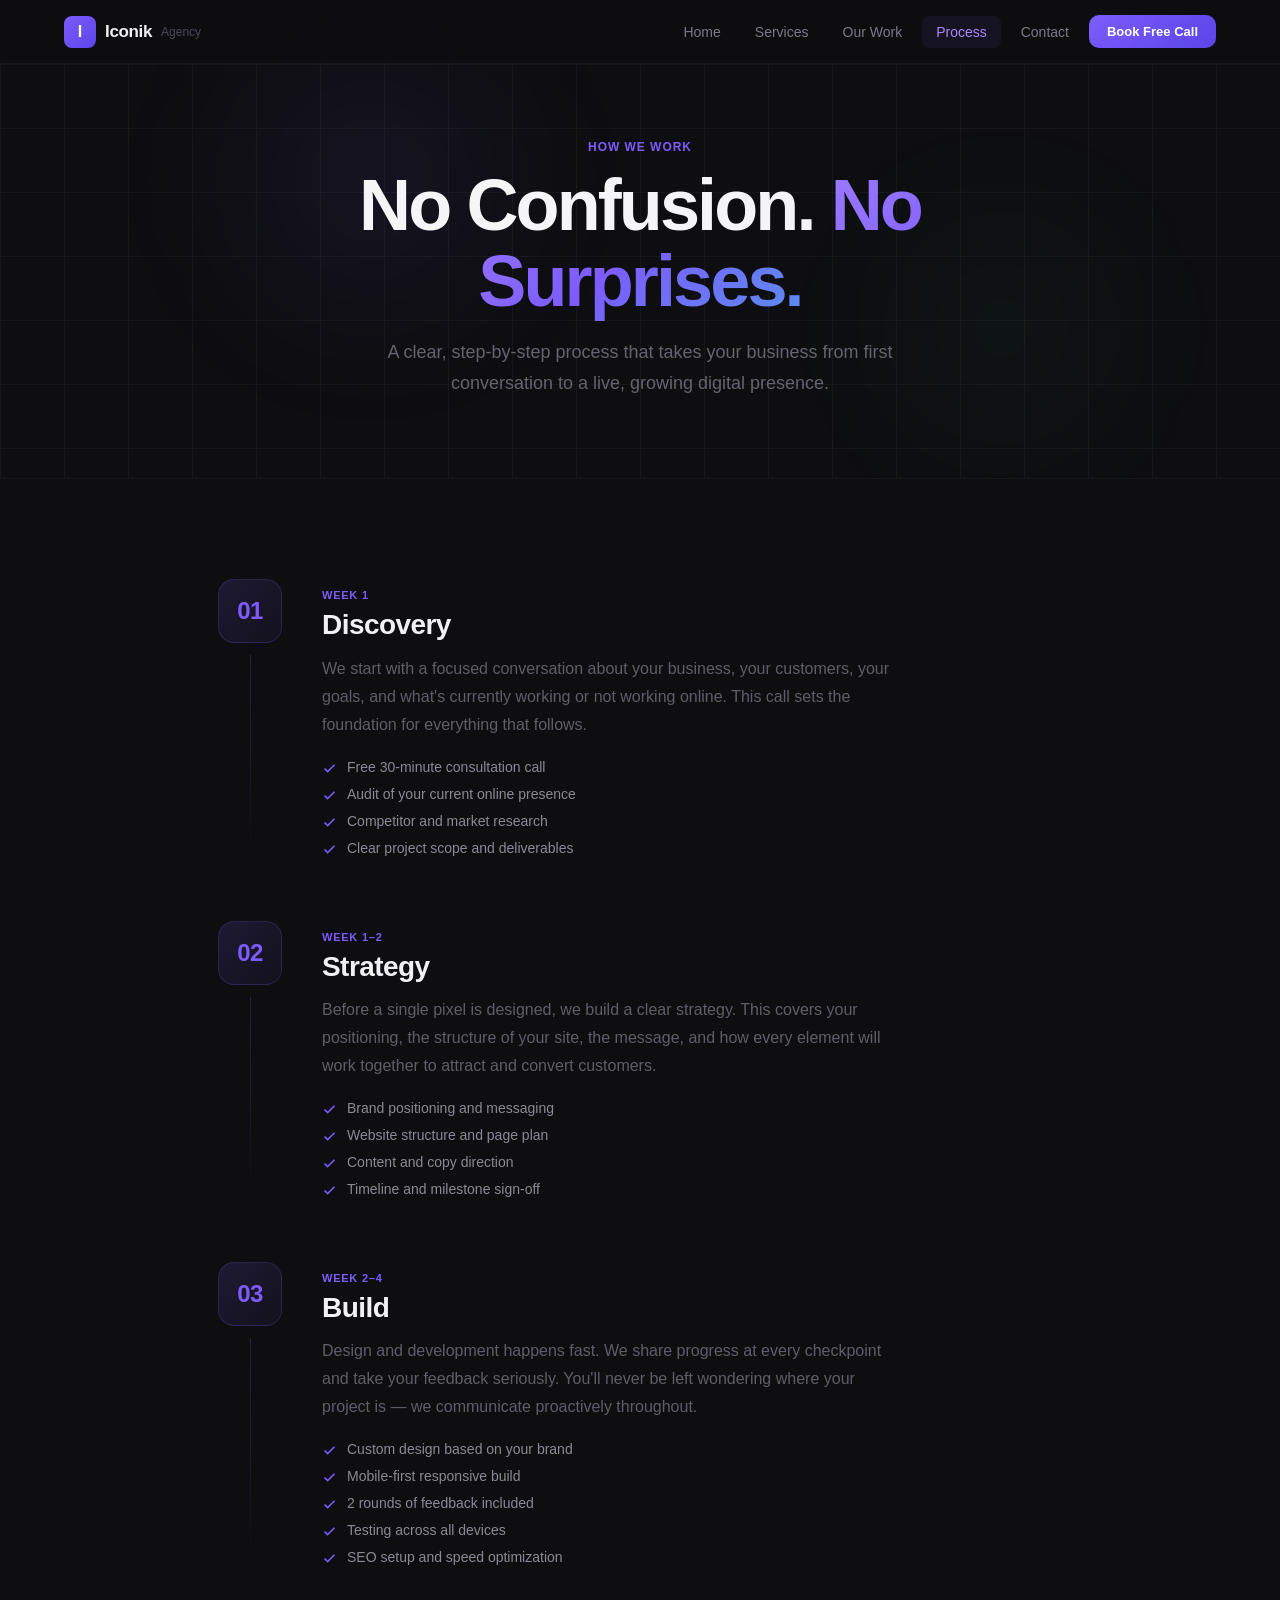
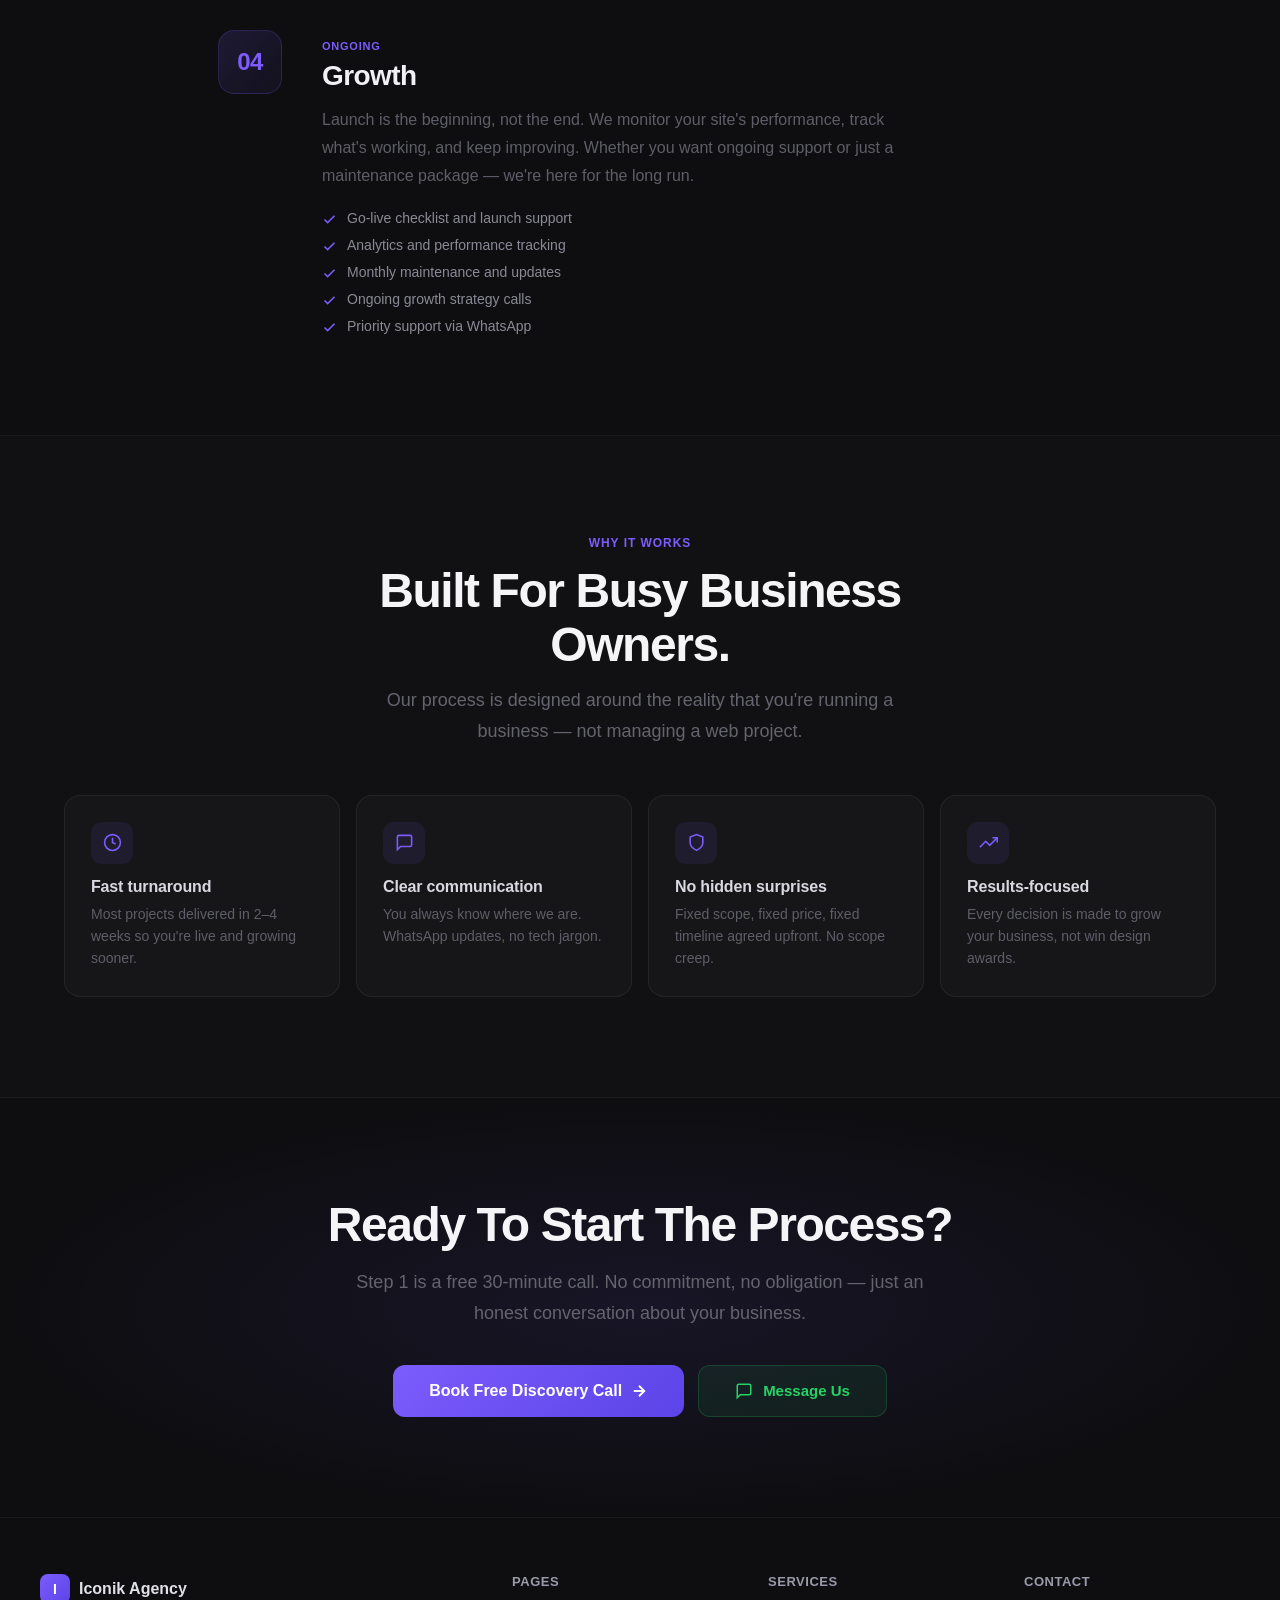
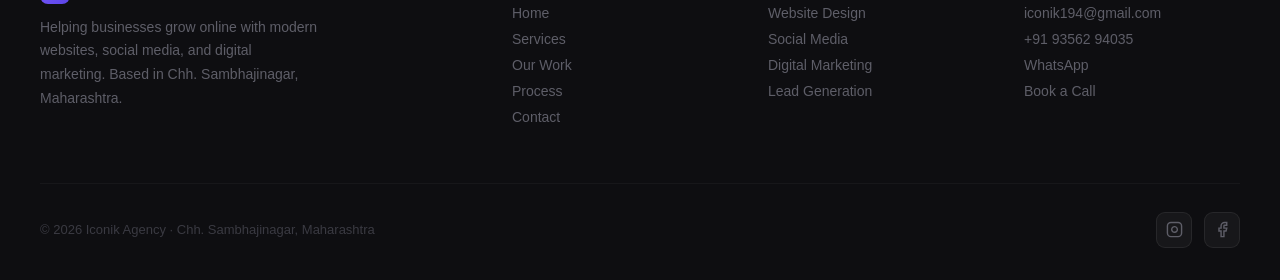
<file: process.html>
<!DOCTYPE html>
<html lang="en">
<head>
<meta charset="UTF-8"/>
<meta name="viewport" content="width=device-width,initial-scale=1.0"/>
<title>Our Process | Iconik Agency — How We Work</title>
<meta name="description" content="How Iconik Agency takes a business from idea to a live, growing website. A transparent 4-step process with no surprises."/>
<link rel="stylesheet" href="_shared.css"/>
<style>
.timeline{position:relative;max-width:860px;margin:0 auto}
.timeline-step{display:grid;grid-template-columns:80px 1fr;gap:32px;margin-bottom:64px;position:relative}
.timeline-step:last-child{margin-bottom:0}
.timeline-left{display:flex;flex-direction:column;align-items:center;gap:0}
.step-num{width:64px;height:64px;border-radius:16px;background:linear-gradient(135deg,rgba(124,92,252,.15),rgba(124,92,252,.05));border:1px solid rgba(124,92,252,.2);display:flex;align-items:center;justify-content:center;font-size:24px;font-weight:800;color:#7C5CFC;letter-spacing:-.03em;flex-shrink:0}
.step-line{width:1px;background:linear-gradient(to bottom,rgba(124,92,252,.25),transparent);flex:1;margin-top:12px;min-height:40px}
.step-content{padding-top:10px}
.step-label{font-size:11px;font-weight:600;letter-spacing:.07em;text-transform:uppercase;color:#7C5CFC;margin-bottom:8px}
.step-title{font-size:28px;font-weight:800;letter-spacing:-.02em;color:#F0F0F5;margin-bottom:14px}
.step-desc{font-size:16px;color:#5E5E68;line-height:1.75;margin-bottom:20px;max-width:580px}
.step-details{display:flex;flex-direction:column;gap:10px}
.step-detail{display:flex;align-items:flex-start;gap:10px;font-size:14px;color:#8A8A96}
.step-detail svg{flex-shrink:0;margin-top:2px;color:#7C5CFC}
.timeline-step:last-child .step-line{display:none}
.why-grid{display:grid;grid-template-columns:repeat(auto-fill,minmax(260px,1fr));gap:16px}
.why-card{padding:26px}
.timeline-badge{display:inline-flex;align-items:center;gap:6px;padding:5px 12px;border-radius:100px;font-size:12px;font-weight:600;letter-spacing:.03em}
@media(max-width:600px){
  .timeline-step{grid-template-columns:48px 1fr;gap:16px}
  .step-num{width:48px;height:48px;font-size:18px;border-radius:12px}
  .step-title{font-size:22px}
}
</style>
</head>
<body>

<nav id="nav">
  <div class="nav-inner">
    <a href="index.html" class="nav-logo"><div class="nav-logo-icon">I</div><span class="nav-logo-text">Iconik</span><span class="nav-logo-sub">Agency</span></a>
    <div class="nav-links" id="navLinks">
      <a href="index.html"    class="nav-link">Home</a>
      <a href="services.html" class="nav-link">Services</a>
      <a href="work.html"     class="nav-link">Our Work</a>
      <a href="process.html"  class="nav-link active">Process</a>
      <a href="contact.html"  class="nav-link">Contact</a>
      <a href="contact.html"  class="btn-cta nav-cta">Book Free Call</a>
    </div>
    <button class="hamburger" id="hamburger" onclick="toggleMenu()" aria-label="Menu">
      <svg id="menuIcon" xmlns="http://www.w3.org/2000/svg" width="20" height="20" viewBox="0 0 24 24" fill="none" stroke="currentColor" stroke-width="2"><line x1="3" y1="6" x2="21" y2="6"/><line x1="3" y1="12" x2="21" y2="12"/><line x1="3" y1="18" x2="21" y2="18"/></svg>
      <svg id="closeIcon" style="display:none" xmlns="http://www.w3.org/2000/svg" width="20" height="20" viewBox="0 0 24 24" fill="none" stroke="currentColor" stroke-width="2"><line x1="18" y1="6" x2="6" y2="18"/><line x1="6" y1="6" x2="18" y2="18"/></svg>
    </button>
  </div>
  <div class="mobile-menu" id="mobileMenu">
    <a href="index.html"    class="nav-link">Home</a>
    <a href="services.html" class="nav-link">Services</a>
    <a href="work.html"     class="nav-link">Our Work</a>
    <a href="process.html"  class="nav-link active">Process</a>
    <a href="contact.html"  class="nav-link">Contact</a>
    <a href="contact.html"  class="btn-cta">Book Free Call</a>
  </div>
</nav>

<!-- PAGE HERO -->
<section class="page-hero">
  <div class="page-hero-orb anim-orb1" style="top:0;left:15%;width:360px;height:360px;background:radial-gradient(circle,rgba(124,92,252,.12),transparent 65%)"></div>
  <div class="page-hero-orb anim-orb2" style="bottom:0;right:10%;width:300px;height:300px;background:radial-gradient(circle,rgba(52,201,138,.07),transparent 65%)"></div>
  <div class="page-hero-grid"></div>
  <div style="position:relative;z-index:2;max-width:700px;margin:0 auto">
    <div class="reveal"><span class="label">How We Work</span></div>
    <div class="reveal" style="transition-delay:.08s"><h1 style="margin-bottom:18px">No Confusion. <span style="background:linear-gradient(135deg,#9B7BFF,#7C5CFC,#5B8DEF);-webkit-background-clip:text;-webkit-text-fill-color:transparent;background-clip:text">No Surprises.</span></h1></div>
    <div class="reveal" style="transition-delay:.15s"><p class="sub" style="margin:0 auto">A clear, step-by-step process that takes your business from first conversation to a live, growing digital presence.</p></div>
  </div>
</section>

<!-- TIMELINE -->
<section class="section" style="border-top:1px solid rgba(255,255,255,.04)">
  <div class="container">
    <div class="timeline">

      <!-- STEP 1 -->
      <div class="timeline-step reveal">
        <div class="timeline-left">
          <div class="step-num">01</div>
          <div class="step-line"></div>
        </div>
        <div class="step-content">
          <div class="step-label">Week 1</div>
          <h2 class="step-title">Discovery</h2>
          <p class="step-desc">We start with a focused conversation about your business, your customers, your goals, and what's currently working or not working online. This call sets the foundation for everything that follows.</p>
          <div class="step-details">
            <div class="step-detail"><svg xmlns="http://www.w3.org/2000/svg" width="15" height="15" viewBox="0 0 24 24" fill="none" stroke="currentColor" stroke-width="2.5"><polyline points="20 6 9 17 4 12"/></svg>Free 30-minute consultation call</div>
            <div class="step-detail"><svg xmlns="http://www.w3.org/2000/svg" width="15" height="15" viewBox="0 0 24 24" fill="none" stroke="currentColor" stroke-width="2.5"><polyline points="20 6 9 17 4 12"/></svg>Audit of your current online presence</div>
            <div class="step-detail"><svg xmlns="http://www.w3.org/2000/svg" width="15" height="15" viewBox="0 0 24 24" fill="none" stroke="currentColor" stroke-width="2.5"><polyline points="20 6 9 17 4 12"/></svg>Competitor and market research</div>
            <div class="step-detail"><svg xmlns="http://www.w3.org/2000/svg" width="15" height="15" viewBox="0 0 24 24" fill="none" stroke="currentColor" stroke-width="2.5"><polyline points="20 6 9 17 4 12"/></svg>Clear project scope and deliverables</div>
          </div>
        </div>
      </div>

      <!-- STEP 2 -->
      <div class="timeline-step reveal" style="transition-delay:.1s">
        <div class="timeline-left">
          <div class="step-num">02</div>
          <div class="step-line"></div>
        </div>
        <div class="step-content">
          <div class="step-label">Week 1–2</div>
          <h2 class="step-title">Strategy</h2>
          <p class="step-desc">Before a single pixel is designed, we build a clear strategy. This covers your positioning, the structure of your site, the message, and how every element will work together to attract and convert customers.</p>
          <div class="step-details">
            <div class="step-detail"><svg xmlns="http://www.w3.org/2000/svg" width="15" height="15" viewBox="0 0 24 24" fill="none" stroke="currentColor" stroke-width="2.5"><polyline points="20 6 9 17 4 12"/></svg>Brand positioning and messaging</div>
            <div class="step-detail"><svg xmlns="http://www.w3.org/2000/svg" width="15" height="15" viewBox="0 0 24 24" fill="none" stroke="currentColor" stroke-width="2.5"><polyline points="20 6 9 17 4 12"/></svg>Website structure and page plan</div>
            <div class="step-detail"><svg xmlns="http://www.w3.org/2000/svg" width="15" height="15" viewBox="0 0 24 24" fill="none" stroke="currentColor" stroke-width="2.5"><polyline points="20 6 9 17 4 12"/></svg>Content and copy direction</div>
            <div class="step-detail"><svg xmlns="http://www.w3.org/2000/svg" width="15" height="15" viewBox="0 0 24 24" fill="none" stroke="currentColor" stroke-width="2.5"><polyline points="20 6 9 17 4 12"/></svg>Timeline and milestone sign-off</div>
          </div>
        </div>
      </div>

      <!-- STEP 3 -->
      <div class="timeline-step reveal" style="transition-delay:.2s">
        <div class="timeline-left">
          <div class="step-num">03</div>
          <div class="step-line"></div>
        </div>
        <div class="step-content">
          <div class="step-label">Week 2–4</div>
          <h2 class="step-title">Build</h2>
          <p class="step-desc">Design and development happens fast. We share progress at every checkpoint and take your feedback seriously. You'll never be left wondering where your project is — we communicate proactively throughout.</p>
          <div class="step-details">
            <div class="step-detail"><svg xmlns="http://www.w3.org/2000/svg" width="15" height="15" viewBox="0 0 24 24" fill="none" stroke="currentColor" stroke-width="2.5"><polyline points="20 6 9 17 4 12"/></svg>Custom design based on your brand</div>
            <div class="step-detail"><svg xmlns="http://www.w3.org/2000/svg" width="15" height="15" viewBox="0 0 24 24" fill="none" stroke="currentColor" stroke-width="2.5"><polyline points="20 6 9 17 4 12"/></svg>Mobile-first responsive build</div>
            <div class="step-detail"><svg xmlns="http://www.w3.org/2000/svg" width="15" height="15" viewBox="0 0 24 24" fill="none" stroke="currentColor" stroke-width="2.5"><polyline points="20 6 9 17 4 12"/></svg>2 rounds of feedback included</div>
            <div class="step-detail"><svg xmlns="http://www.w3.org/2000/svg" width="15" height="15" viewBox="0 0 24 24" fill="none" stroke="currentColor" stroke-width="2.5"><polyline points="20 6 9 17 4 12"/></svg>Testing across all devices</div>
            <div class="step-detail"><svg xmlns="http://www.w3.org/2000/svg" width="15" height="15" viewBox="0 0 24 24" fill="none" stroke="currentColor" stroke-width="2.5"><polyline points="20 6 9 17 4 12"/></svg>SEO setup and speed optimization</div>
          </div>
        </div>
      </div>

      <!-- STEP 4 -->
      <div class="timeline-step reveal" style="transition-delay:.3s">
        <div class="timeline-left">
          <div class="step-num">04</div>
        </div>
        <div class="step-content">
          <div class="step-label">Ongoing</div>
          <h2 class="step-title">Growth</h2>
          <p class="step-desc">Launch is the beginning, not the end. We monitor your site's performance, track what's working, and keep improving. Whether you want ongoing support or just a maintenance package — we're here for the long run.</p>
          <div class="step-details">
            <div class="step-detail"><svg xmlns="http://www.w3.org/2000/svg" width="15" height="15" viewBox="0 0 24 24" fill="none" stroke="currentColor" stroke-width="2.5"><polyline points="20 6 9 17 4 12"/></svg>Go-live checklist and launch support</div>
            <div class="step-detail"><svg xmlns="http://www.w3.org/2000/svg" width="15" height="15" viewBox="0 0 24 24" fill="none" stroke="currentColor" stroke-width="2.5"><polyline points="20 6 9 17 4 12"/></svg>Analytics and performance tracking</div>
            <div class="step-detail"><svg xmlns="http://www.w3.org/2000/svg" width="15" height="15" viewBox="0 0 24 24" fill="none" stroke="currentColor" stroke-width="2.5"><polyline points="20 6 9 17 4 12"/></svg>Monthly maintenance and updates</div>
            <div class="step-detail"><svg xmlns="http://www.w3.org/2000/svg" width="15" height="15" viewBox="0 0 24 24" fill="none" stroke="currentColor" stroke-width="2.5"><polyline points="20 6 9 17 4 12"/></svg>Ongoing growth strategy calls</div>
            <div class="step-detail"><svg xmlns="http://www.w3.org/2000/svg" width="15" height="15" viewBox="0 0 24 24" fill="none" stroke="currentColor" stroke-width="2.5"><polyline points="20 6 9 17 4 12"/></svg>Priority support via WhatsApp</div>
          </div>
        </div>
      </div>

    </div>
  </div>
</section>

<!-- WHY THIS WORKS -->
<section class="section" style="background:rgba(255,255,255,.01);border-top:1px solid rgba(255,255,255,.04);border-bottom:1px solid rgba(255,255,255,.04)">
  <div class="container">
    <div style="text-align:center;max-width:560px;margin:0 auto 48px">
      <div class="reveal"><span class="label">Why It Works</span></div>
      <div class="reveal" style="transition-delay:.08s"><h2 style="margin-bottom:14px">Built For Busy Business Owners.</h2></div>
      <div class="reveal" style="transition-delay:.14s"><p class="sub" style="margin:0 auto">Our process is designed around the reality that you're running a business — not managing a web project.</p></div>
    </div>
    <div class="why-grid">
      <div class="card why-card reveal" style="transition-delay:.05s"><div class="icon-box" style="width:42px;height:42px;margin-bottom:14px"><svg xmlns="http://www.w3.org/2000/svg" width="19" height="19" viewBox="0 0 24 24" fill="none" stroke="currentColor" stroke-width="2"><circle cx="12" cy="12" r="10"/><polyline points="12 6 12 12 16 14"/></svg></div><h3 style="margin-bottom:7px;font-size:16px">Fast turnaround</h3><p style="font-size:14px;color:#5E5E68;line-height:1.6">Most projects delivered in 2–4 weeks so you're live and growing sooner.</p></div>
      <div class="card why-card reveal" style="transition-delay:.1s"><div class="icon-box" style="width:42px;height:42px;margin-bottom:14px"><svg xmlns="http://www.w3.org/2000/svg" width="19" height="19" viewBox="0 0 24 24" fill="none" stroke="currentColor" stroke-width="2"><path d="M21 15a2 2 0 0 1-2 2H7l-4 4V5a2 2 0 0 1 2-2h14a2 2 0 0 1 2 2z"/></svg></div><h3 style="margin-bottom:7px;font-size:16px">Clear communication</h3><p style="font-size:14px;color:#5E5E68;line-height:1.6">You always know where we are. WhatsApp updates, no tech jargon.</p></div>
      <div class="card why-card reveal" style="transition-delay:.15s"><div class="icon-box" style="width:42px;height:42px;margin-bottom:14px"><svg xmlns="http://www.w3.org/2000/svg" width="19" height="19" viewBox="0 0 24 24" fill="none" stroke="currentColor" stroke-width="2"><path d="M12 22s8-4 8-10V5l-8-3-8 3v7c0 6 8 10 8 10z"/></svg></div><h3 style="margin-bottom:7px;font-size:16px">No hidden surprises</h3><p style="font-size:14px;color:#5E5E68;line-height:1.6">Fixed scope, fixed price, fixed timeline agreed upfront. No scope creep.</p></div>
      <div class="card why-card reveal" style="transition-delay:.2s"><div class="icon-box" style="width:42px;height:42px;margin-bottom:14px"><svg xmlns="http://www.w3.org/2000/svg" width="19" height="19" viewBox="0 0 24 24" fill="none" stroke="currentColor" stroke-width="2"><polyline points="23 6 13.5 15.5 8.5 10.5 1 18"/><polyline points="17 6 23 6 23 12"/></svg></div><h3 style="margin-bottom:7px;font-size:16px">Results-focused</h3><p style="font-size:14px;color:#5E5E68;line-height:1.6">Every decision is made to grow your business, not win design awards.</p></div>
    </div>
  </div>
</section>

<!-- CTA -->
<section class="section" style="position:relative;overflow:hidden">
  <div style="position:absolute;inset:0;pointer-events:none;background:radial-gradient(ellipse at 50% 50%,rgba(124,92,252,.09),transparent 70%)"></div>
  <div class="container" style="position:relative;z-index:2;text-align:center">
    <div class="reveal"><h2 style="margin-bottom:16px">Ready To Start The Process?</h2></div>
    <div class="reveal" style="transition-delay:.1s"><p class="sub" style="margin:0 auto 36px">Step 1 is a free 30-minute call. No commitment, no obligation — just an honest conversation about your business.</p></div>
    <div class="reveal" style="transition-delay:.2s;display:flex;gap:14px;justify-content:center;flex-wrap:wrap">
      <a href="contact.html" class="btn-cta" style="font-size:16px;padding:16px 36px">Book Free Discovery Call <svg xmlns="http://www.w3.org/2000/svg" width="18" height="18" viewBox="0 0 24 24" fill="none" stroke="currentColor" stroke-width="2.5"><line x1="5" y1="12" x2="19" y2="12"/><polyline points="12 5 19 12 12 19"/></svg></a>
      <a href="https://wa.me/919356294035?text=Hi%20Iconik!%20I%27d%20like%20to%20start%20the%20process." target="_blank" class="btn-wa" style="padding:16px 36px;font-size:15px"><svg xmlns="http://www.w3.org/2000/svg" width="18" height="18" viewBox="0 0 24 24" fill="none" stroke="currentColor" stroke-width="2"><path d="M21 15a2 2 0 0 1-2 2H7l-4 4V5a2 2 0 0 1 2-2h14a2 2 0 0 1 2 2z"/></svg>Message Us</a>
    </div>
  </div>
</section>

<footer>
  <div class="footer-grid">
    <div class="footer-brand"><a href="index.html" class="footer-logo"><div class="footer-logo-icon">I</div><span class="footer-logo-text">Iconik Agency</span></a><p>Helping businesses grow online with modern websites, social media, and digital marketing. Based in Chh. Sambhajinagar, Maharashtra.</p></div>
    <div class="footer-col"><h4>Pages</h4><a href="index.html">Home</a><a href="services.html">Services</a><a href="work.html">Our Work</a><a href="process.html">Process</a><a href="contact.html">Contact</a></div>
    <div class="footer-col"><h4>Services</h4><a href="services.html">Website Design</a><a href="services.html">Social Media</a><a href="services.html">Digital Marketing</a><a href="services.html">Lead Generation</a></div>
    <div class="footer-col"><h4>Contact</h4><a href="mailto:iconik194@gmail.com">iconik194@gmail.com</a><a href="tel:+919356294035">+91 93562 94035</a><a href="https://wa.me/919356294035" target="_blank">WhatsApp</a><a href="contact.html">Book a Call</a></div>
  </div>
  <div class="footer-bottom">
    <span class="footer-copy">© 2026 Iconik Agency · Chh. Sambhajinagar, Maharashtra</span>
    <div class="footer-social">
      <a href="https://www.instagram.com/iconikagency" target="_blank" class="social-btn" aria-label="Instagram"><svg xmlns="http://www.w3.org/2000/svg" width="17" height="17" viewBox="0 0 24 24" fill="none" stroke="currentColor" stroke-width="2"><rect x="2" y="2" width="20" height="20" rx="5"/><path d="M16 11.37A4 4 0 1 1 12.63 8 4 4 0 0 1 16 11.37z"/><line x1="17.5" y1="6.5" x2="17.51" y2="6.5"/></svg></a>
      <a href="https://www.facebook.com/iconikagency" target="_blank" class="social-btn" aria-label="Facebook"><svg xmlns="http://www.w3.org/2000/svg" width="17" height="17" viewBox="0 0 24 24" fill="none" stroke="currentColor" stroke-width="2"><path d="M18 2h-3a5 5 0 0 0-5 5v3H7v4h3v8h4v-8h3l1-4h-4V7a1 1 0 0 1 1-1h3z"/></svg></a>
    </div>
  </div>
</footer>

<script>
let menuOpen=false;
function toggleMenu(){menuOpen=!menuOpen;document.getElementById("mobileMenu").style.display=menuOpen?"flex":"none";document.getElementById("menuIcon").style.display=menuOpen?"none":"block";document.getElementById("closeIcon").style.display=menuOpen?"block":"none";}
const obs=new IntersectionObserver(entries=>entries.forEach(e=>{if(e.isIntersecting){e.target.classList.add("visible");obs.unobserve(e.target);}}),{threshold:.08});
document.querySelectorAll(".reveal").forEach(el=>obs.observe(el));
</script>
</body>
</html>
</file>
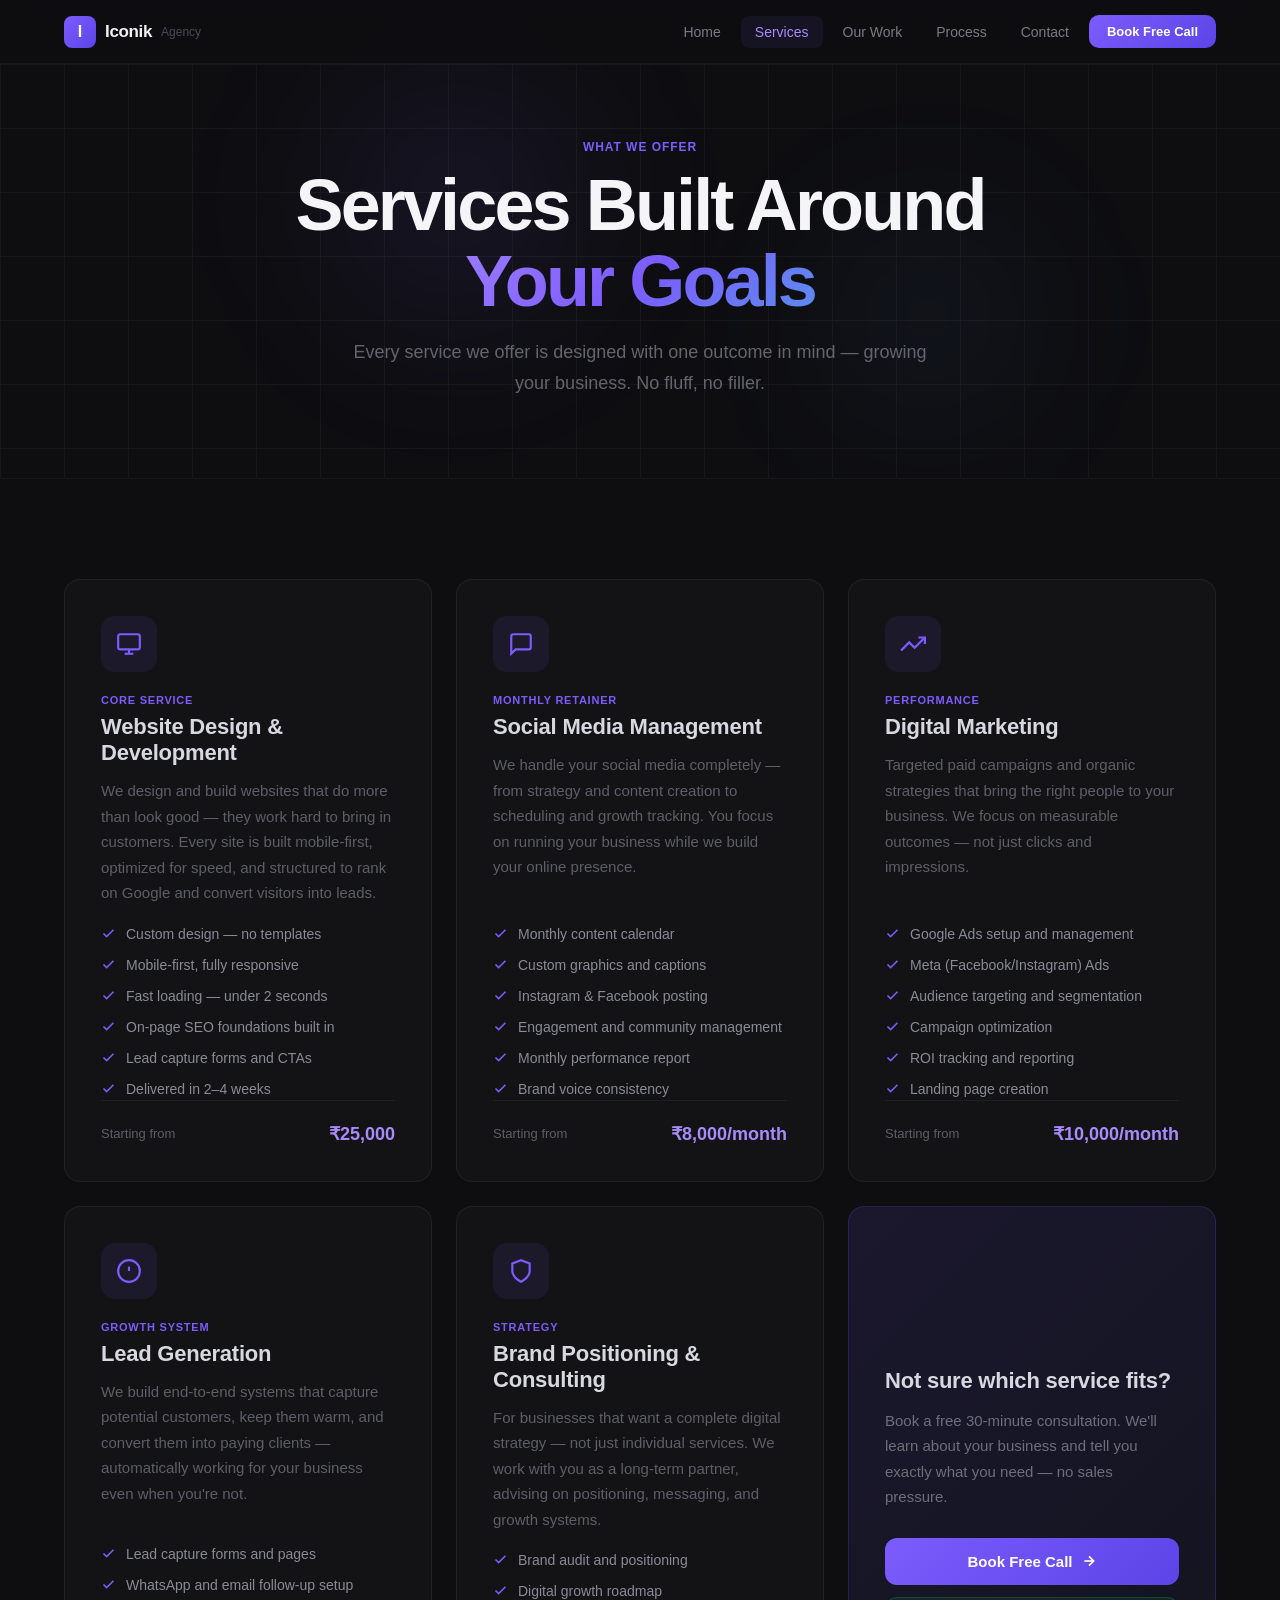
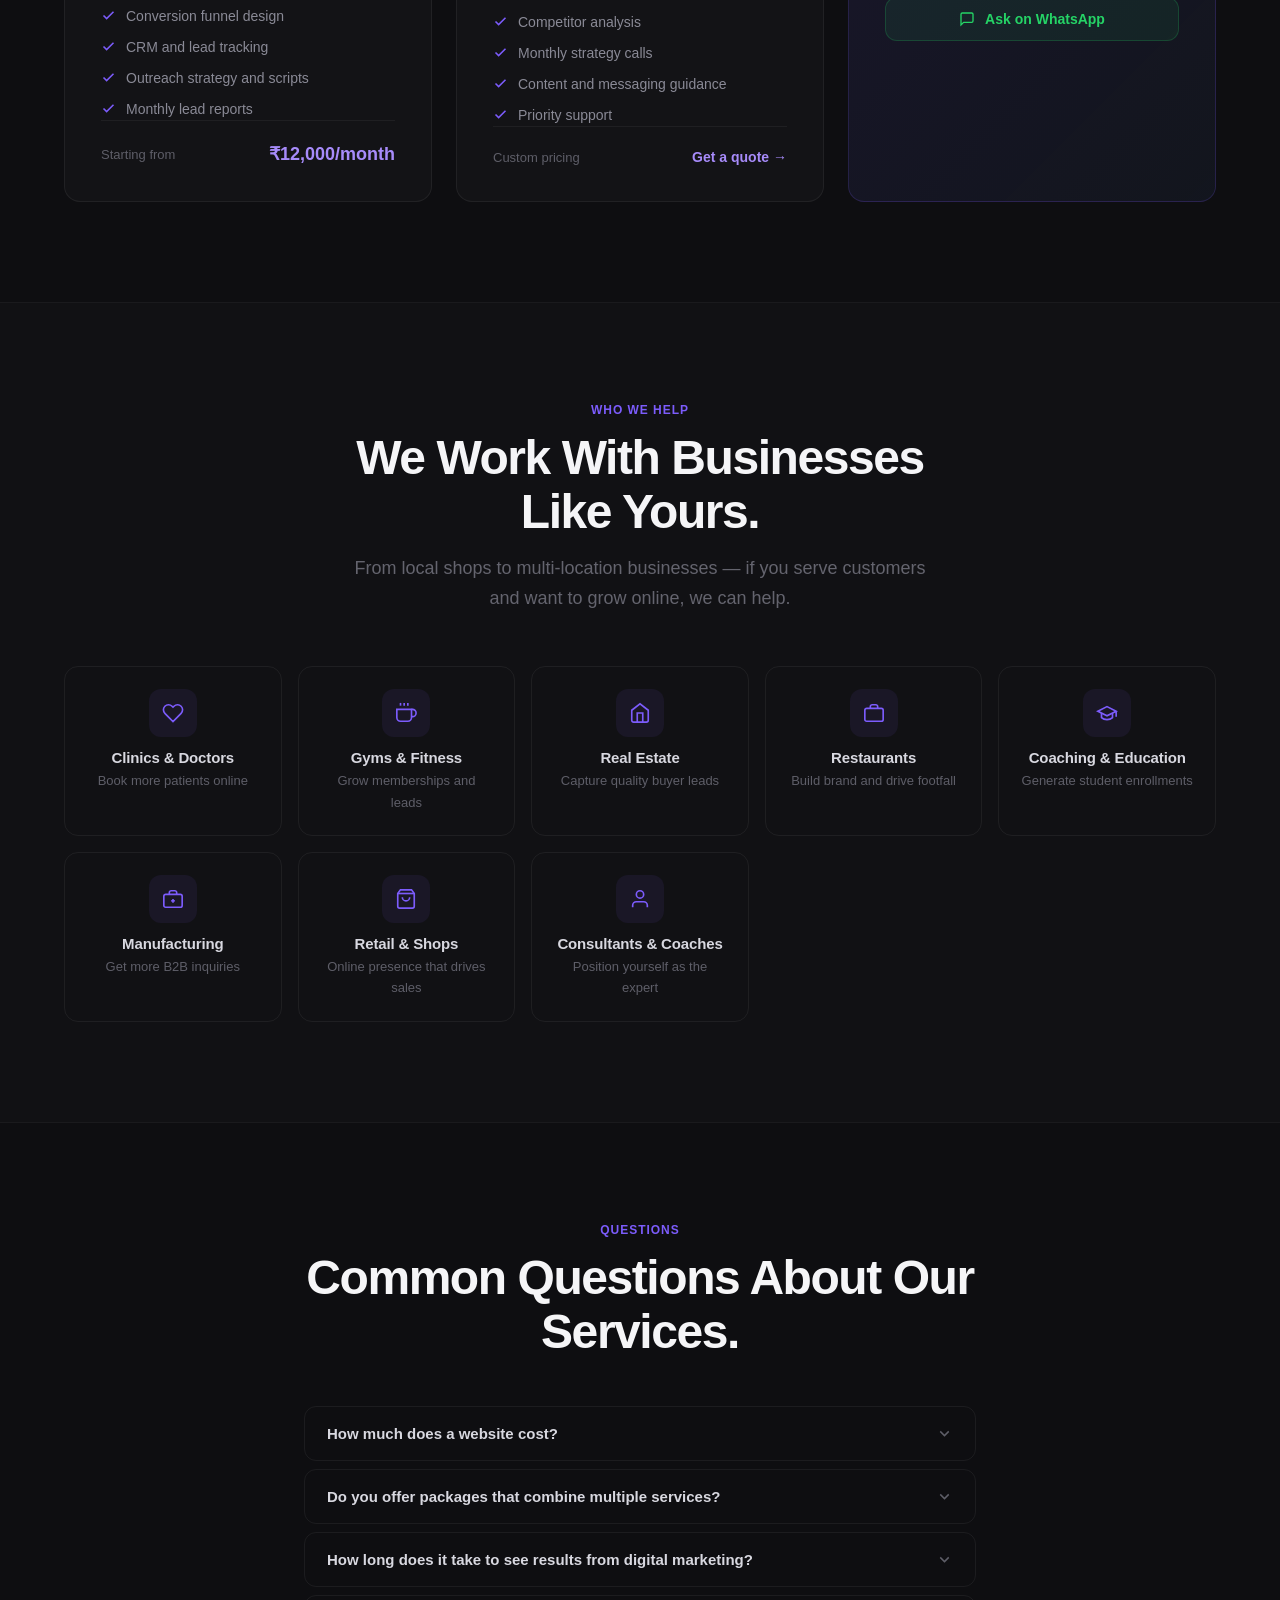
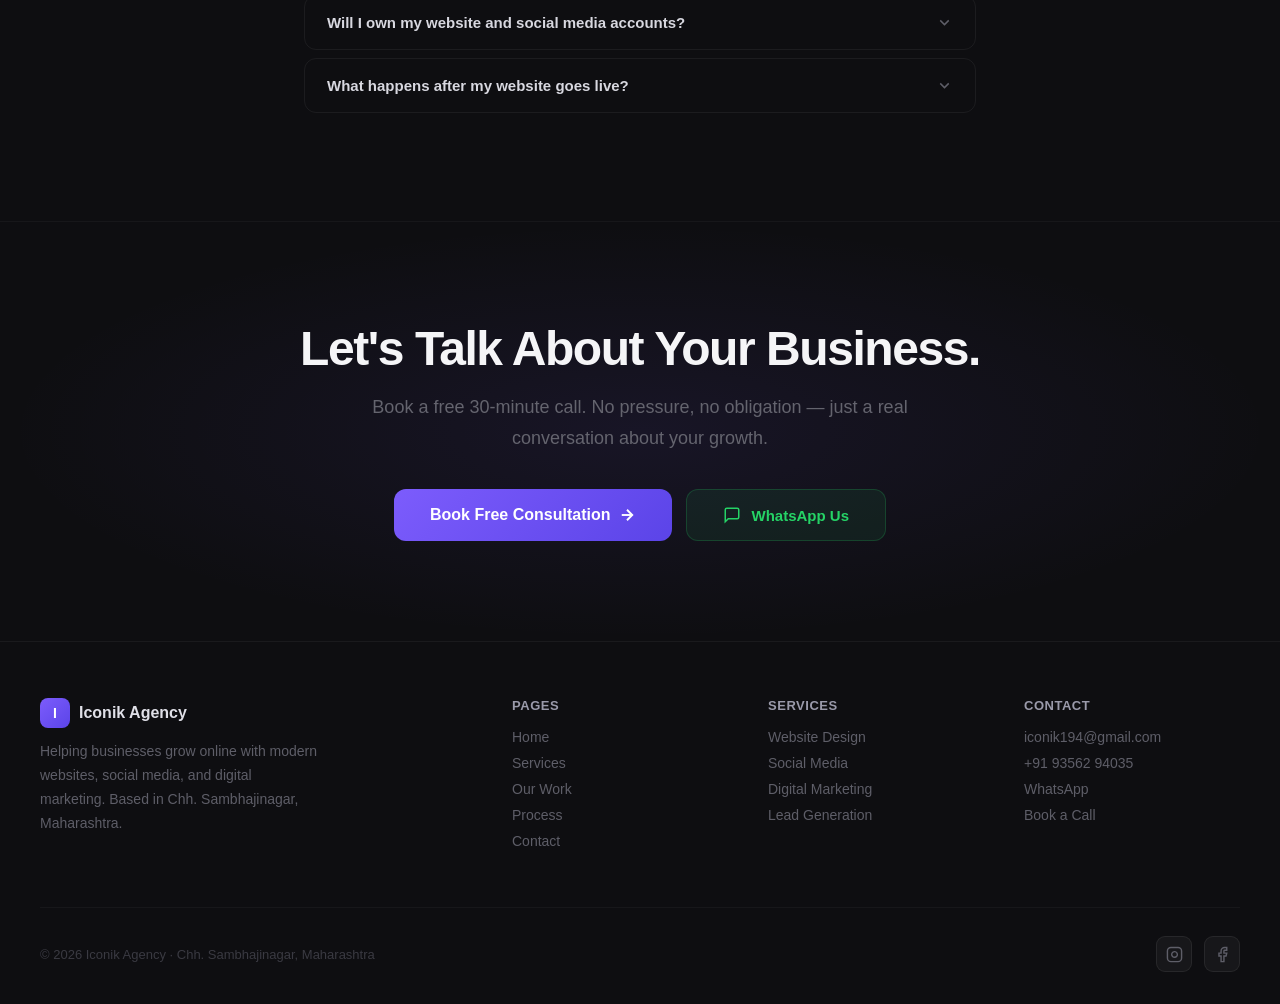
<file: services.html>
<!DOCTYPE html>
<html lang="en">
<head>
<meta charset="UTF-8"/>
<meta name="viewport" content="width=device-width,initial-scale=1.0"/>
<title>Services | Iconik Agency — Website Design, Social Media & Digital Marketing</title>
<meta name="description" content="Website design, social media management, digital marketing, and lead generation services by Iconik Agency in Aurangabad."/>
<link rel="stylesheet" href="_shared.css"/>
<style>
.svc-full{display:grid;grid-template-columns:repeat(auto-fill,minmax(300px,1fr));gap:24px}
.svc-big{padding:36px;display:flex;flex-direction:column}
.svc-icon-wrap{width:56px;height:56px;border-radius:14px;margin-bottom:22px}
.svc-features{list-style:none;margin-top:18px;display:flex;flex-direction:column;gap:10px}
.svc-features li{display:flex;align-items:flex-start;gap:10px;font-size:14px;color:#8A8A96;line-height:1.5}
.svc-features li svg{flex-shrink:0;margin-top:2px;color:#7C5CFC}
.svc-price{margin-top:auto;padding-top:22px;border-top:1px solid rgba(255,255,255,.05);display:flex;justify-content:space-between;align-items:center}
.who-grid{display:grid;grid-template-columns:repeat(auto-fill,minmax(200px,1fr));gap:16px}
.who-card{padding:22px;text-align:center;border-radius:14px;border:1px solid rgba(255,255,255,.06);transition:border-color .3s,background .3s}
.who-card:hover{border-color:rgba(124,92,252,.2);background:rgba(124,92,252,.03)}
.who-icon{width:48px;height:48px;border-radius:12px;background:rgba(124,92,252,.08);display:flex;align-items:center;justify-content:center;margin:0 auto 12px;color:#7C5CFC}
.faq-item{border-radius:12px;border:1px solid rgba(255,255,255,.06);overflow:hidden;transition:background .3s;margin-bottom:8px}
.faq-item.open{background:rgba(255,255,255,.02)}
.faq-btn{width:100%;display:flex;justify-content:space-between;align-items:center;padding:18px 22px;background:none;border:none;color:#D8D8E0;font-size:15px;font-weight:600;cursor:pointer;text-align:left;font-family:inherit;gap:12px}
.faq-btn svg{min-width:17px;color:#5E5E68;transition:transform .3s;flex-shrink:0}
.faq-item.open .faq-btn svg{transform:rotate(180deg)}
.faq-answer{max-height:0;overflow:hidden;transition:max-height .4s cubic-bezier(.16,1,.3,1)}
.faq-item.open .faq-answer{max-height:300px}
.faq-answer p{padding:0 22px 18px;font-size:14px;color:#5E5E68;line-height:1.7}
</style>
</head>
<body>

<nav id="nav">
  <div class="nav-inner">
    <a href="index.html" class="nav-logo"><div class="nav-logo-icon">I</div><span class="nav-logo-text">Iconik</span><span class="nav-logo-sub">Agency</span></a>
    <div class="nav-links" id="navLinks">
      <a href="index.html"    class="nav-link">Home</a>
      <a href="services.html" class="nav-link active">Services</a>
      <a href="work.html"     class="nav-link">Our Work</a>
      <a href="process.html"  class="nav-link">Process</a>
      <a href="contact.html"  class="nav-link">Contact</a>
      <a href="contact.html"  class="btn-cta nav-cta">Book Free Call</a>
    </div>
    <button class="hamburger" id="hamburger" onclick="toggleMenu()" aria-label="Menu">
      <svg id="menuIcon" xmlns="http://www.w3.org/2000/svg" width="20" height="20" viewBox="0 0 24 24" fill="none" stroke="currentColor" stroke-width="2"><line x1="3" y1="6" x2="21" y2="6"/><line x1="3" y1="12" x2="21" y2="12"/><line x1="3" y1="18" x2="21" y2="18"/></svg>
      <svg id="closeIcon" style="display:none" xmlns="http://www.w3.org/2000/svg" width="20" height="20" viewBox="0 0 24 24" fill="none" stroke="currentColor" stroke-width="2"><line x1="18" y1="6" x2="6" y2="18"/><line x1="6" y1="6" x2="18" y2="18"/></svg>
    </button>
  </div>
  <div class="mobile-menu" id="mobileMenu">
    <a href="index.html"    class="nav-link">Home</a>
    <a href="services.html" class="nav-link active">Services</a>
    <a href="work.html"     class="nav-link">Our Work</a>
    <a href="process.html"  class="nav-link">Process</a>
    <a href="contact.html"  class="nav-link">Contact</a>
    <a href="contact.html"  class="btn-cta">Book Free Call</a>
  </div>
</nav>

<!-- PAGE HERO -->
<section class="page-hero">
  <div class="page-hero-orb anim-orb1" style="top:0;left:20%;width:400px;height:400px;background:radial-gradient(circle,rgba(124,92,252,.12),transparent 65%)"></div>
  <div class="page-hero-orb anim-orb2" style="bottom:0;right:15%;width:320px;height:320px;background:radial-gradient(circle,rgba(91,142,239,.09),transparent 65%)"></div>
  <div class="page-hero-grid"></div>
  <div style="position:relative;z-index:2;max-width:720px;margin:0 auto">
    <div class="reveal"><span class="label">What We Offer</span></div>
    <div class="reveal" style="transition-delay:.08s"><h1 style="margin-bottom:18px">Services Built Around <span style="background:linear-gradient(135deg,#9B7BFF,#7C5CFC,#5B8DEF);-webkit-background-clip:text;-webkit-text-fill-color:transparent;background-clip:text">Your Goals</span></h1></div>
    <div class="reveal" style="transition-delay:.15s"><p class="sub" style="margin:0 auto">Every service we offer is designed with one outcome in mind — growing your business. No fluff, no filler.</p></div>
  </div>
</section>

<!-- FULL SERVICES -->
<section class="section" style="border-top:1px solid rgba(255,255,255,.04)">
  <div class="container">
    <div class="svc-full">

      <!-- SERVICE 1 -->
      <div class="card svc-big reveal" style="transition-delay:.05s">
        <div class="icon-box svc-icon-wrap"><svg xmlns="http://www.w3.org/2000/svg" width="26" height="26" viewBox="0 0 24 24" fill="none" stroke="currentColor" stroke-width="2"><rect x="2" y="3" width="20" height="14" rx="2"/><line x1="8" y1="21" x2="16" y2="21"/><line x1="12" y1="17" x2="12" y2="21"/></svg></div>
        <div style="font-size:11px;font-weight:600;letter-spacing:.07em;text-transform:uppercase;color:#7C5CFC;margin-bottom:8px">Core Service</div>
        <h3 style="font-size:22px;margin-bottom:12px">Website Design & Development</h3>
        <p style="font-size:15px;color:#5E5E68;line-height:1.7;flex:1">We design and build websites that do more than look good — they work hard to bring in customers. Every site is built mobile-first, optimized for speed, and structured to rank on Google and convert visitors into leads.</p>
        <ul class="svc-features">
          <li><svg xmlns="http://www.w3.org/2000/svg" width="15" height="15" viewBox="0 0 24 24" fill="none" stroke="currentColor" stroke-width="2.5"><polyline points="20 6 9 17 4 12"/></svg>Custom design — no templates</li>
          <li><svg xmlns="http://www.w3.org/2000/svg" width="15" height="15" viewBox="0 0 24 24" fill="none" stroke="currentColor" stroke-width="2.5"><polyline points="20 6 9 17 4 12"/></svg>Mobile-first, fully responsive</li>
          <li><svg xmlns="http://www.w3.org/2000/svg" width="15" height="15" viewBox="0 0 24 24" fill="none" stroke="currentColor" stroke-width="2.5"><polyline points="20 6 9 17 4 12"/></svg>Fast loading — under 2 seconds</li>
          <li><svg xmlns="http://www.w3.org/2000/svg" width="15" height="15" viewBox="0 0 24 24" fill="none" stroke="currentColor" stroke-width="2.5"><polyline points="20 6 9 17 4 12"/></svg>On-page SEO foundations built in</li>
          <li><svg xmlns="http://www.w3.org/2000/svg" width="15" height="15" viewBox="0 0 24 24" fill="none" stroke="currentColor" stroke-width="2.5"><polyline points="20 6 9 17 4 12"/></svg>Lead capture forms and CTAs</li>
          <li><svg xmlns="http://www.w3.org/2000/svg" width="15" height="15" viewBox="0 0 24 24" fill="none" stroke="currentColor" stroke-width="2.5"><polyline points="20 6 9 17 4 12"/></svg>Delivered in 2–4 weeks</li>
        </ul>
        <div class="svc-price">
          <span style="font-size:13px;color:#5E5E68">Starting from</span>
          <span style="font-size:18px;font-weight:700;color:#A78BFA">₹25,000</span>
        </div>
      </div>

      <!-- SERVICE 2 -->
      <div class="card svc-big reveal" style="transition-delay:.1s">
        <div class="icon-box svc-icon-wrap"><svg xmlns="http://www.w3.org/2000/svg" width="26" height="26" viewBox="0 0 24 24" fill="none" stroke="currentColor" stroke-width="2"><path d="M21 15a2 2 0 0 1-2 2H7l-4 4V5a2 2 0 0 1 2-2h14a2 2 0 0 1 2 2z"/></svg></div>
        <div style="font-size:11px;font-weight:600;letter-spacing:.07em;text-transform:uppercase;color:#7C5CFC;margin-bottom:8px">Monthly Retainer</div>
        <h3 style="font-size:22px;margin-bottom:12px">Social Media Management</h3>
        <p style="font-size:15px;color:#5E5E68;line-height:1.7;flex:1">We handle your social media completely — from strategy and content creation to scheduling and growth tracking. You focus on running your business while we build your online presence.</p>
        <ul class="svc-features">
          <li><svg xmlns="http://www.w3.org/2000/svg" width="15" height="15" viewBox="0 0 24 24" fill="none" stroke="currentColor" stroke-width="2.5"><polyline points="20 6 9 17 4 12"/></svg>Monthly content calendar</li>
          <li><svg xmlns="http://www.w3.org/2000/svg" width="15" height="15" viewBox="0 0 24 24" fill="none" stroke="currentColor" stroke-width="2.5"><polyline points="20 6 9 17 4 12"/></svg>Custom graphics and captions</li>
          <li><svg xmlns="http://www.w3.org/2000/svg" width="15" height="15" viewBox="0 0 24 24" fill="none" stroke="currentColor" stroke-width="2.5"><polyline points="20 6 9 17 4 12"/></svg>Instagram & Facebook posting</li>
          <li><svg xmlns="http://www.w3.org/2000/svg" width="15" height="15" viewBox="0 0 24 24" fill="none" stroke="currentColor" stroke-width="2.5"><polyline points="20 6 9 17 4 12"/></svg>Engagement and community management</li>
          <li><svg xmlns="http://www.w3.org/2000/svg" width="15" height="15" viewBox="0 0 24 24" fill="none" stroke="currentColor" stroke-width="2.5"><polyline points="20 6 9 17 4 12"/></svg>Monthly performance report</li>
          <li><svg xmlns="http://www.w3.org/2000/svg" width="15" height="15" viewBox="0 0 24 24" fill="none" stroke="currentColor" stroke-width="2.5"><polyline points="20 6 9 17 4 12"/></svg>Brand voice consistency</li>
        </ul>
        <div class="svc-price">
          <span style="font-size:13px;color:#5E5E68">Starting from</span>
          <span style="font-size:18px;font-weight:700;color:#A78BFA">₹8,000/month</span>
        </div>
      </div>

      <!-- SERVICE 3 -->
      <div class="card svc-big reveal" style="transition-delay:.15s">
        <div class="icon-box svc-icon-wrap"><svg xmlns="http://www.w3.org/2000/svg" width="26" height="26" viewBox="0 0 24 24" fill="none" stroke="currentColor" stroke-width="2"><polyline points="23 6 13.5 15.5 8.5 10.5 1 18"/><polyline points="17 6 23 6 23 12"/></svg></div>
        <div style="font-size:11px;font-weight:600;letter-spacing:.07em;text-transform:uppercase;color:#7C5CFC;margin-bottom:8px">Performance</div>
        <h3 style="font-size:22px;margin-bottom:12px">Digital Marketing</h3>
        <p style="font-size:15px;color:#5E5E68;line-height:1.7;flex:1">Targeted paid campaigns and organic strategies that bring the right people to your business. We focus on measurable outcomes — not just clicks and impressions.</p>
        <ul class="svc-features">
          <li><svg xmlns="http://www.w3.org/2000/svg" width="15" height="15" viewBox="0 0 24 24" fill="none" stroke="currentColor" stroke-width="2.5"><polyline points="20 6 9 17 4 12"/></svg>Google Ads setup and management</li>
          <li><svg xmlns="http://www.w3.org/2000/svg" width="15" height="15" viewBox="0 0 24 24" fill="none" stroke="currentColor" stroke-width="2.5"><polyline points="20 6 9 17 4 12"/></svg>Meta (Facebook/Instagram) Ads</li>
          <li><svg xmlns="http://www.w3.org/2000/svg" width="15" height="15" viewBox="0 0 24 24" fill="none" stroke="currentColor" stroke-width="2.5"><polyline points="20 6 9 17 4 12"/></svg>Audience targeting and segmentation</li>
          <li><svg xmlns="http://www.w3.org/2000/svg" width="15" height="15" viewBox="0 0 24 24" fill="none" stroke="currentColor" stroke-width="2.5"><polyline points="20 6 9 17 4 12"/></svg>Campaign optimization</li>
          <li><svg xmlns="http://www.w3.org/2000/svg" width="15" height="15" viewBox="0 0 24 24" fill="none" stroke="currentColor" stroke-width="2.5"><polyline points="20 6 9 17 4 12"/></svg>ROI tracking and reporting</li>
          <li><svg xmlns="http://www.w3.org/2000/svg" width="15" height="15" viewBox="0 0 24 24" fill="none" stroke="currentColor" stroke-width="2.5"><polyline points="20 6 9 17 4 12"/></svg>Landing page creation</li>
        </ul>
        <div class="svc-price">
          <span style="font-size:13px;color:#5E5E68">Starting from</span>
          <span style="font-size:18px;font-weight:700;color:#A78BFA">₹10,000/month</span>
        </div>
      </div>

      <!-- SERVICE 4 -->
      <div class="card svc-big reveal" style="transition-delay:.2s">
        <div class="icon-box svc-icon-wrap"><svg xmlns="http://www.w3.org/2000/svg" width="26" height="26" viewBox="0 0 24 24" fill="none" stroke="currentColor" stroke-width="2"><circle cx="12" cy="12" r="10"/><line x1="12" y1="8" x2="12" y2="12"/><line x1="12" y1="16" x2="12.01" y2="16"/></svg></div>
        <div style="font-size:11px;font-weight:600;letter-spacing:.07em;text-transform:uppercase;color:#7C5CFC;margin-bottom:8px">Growth System</div>
        <h3 style="font-size:22px;margin-bottom:12px">Lead Generation</h3>
        <p style="font-size:15px;color:#5E5E68;line-height:1.7;flex:1">We build end-to-end systems that capture potential customers, keep them warm, and convert them into paying clients — automatically working for your business even when you're not.</p>
        <ul class="svc-features">
          <li><svg xmlns="http://www.w3.org/2000/svg" width="15" height="15" viewBox="0 0 24 24" fill="none" stroke="currentColor" stroke-width="2.5"><polyline points="20 6 9 17 4 12"/></svg>Lead capture forms and pages</li>
          <li><svg xmlns="http://www.w3.org/2000/svg" width="15" height="15" viewBox="0 0 24 24" fill="none" stroke="currentColor" stroke-width="2.5"><polyline points="20 6 9 17 4 12"/></svg>WhatsApp and email follow-up setup</li>
          <li><svg xmlns="http://www.w3.org/2000/svg" width="15" height="15" viewBox="0 0 24 24" fill="none" stroke="currentColor" stroke-width="2.5"><polyline points="20 6 9 17 4 12"/></svg>Conversion funnel design</li>
          <li><svg xmlns="http://www.w3.org/2000/svg" width="15" height="15" viewBox="0 0 24 24" fill="none" stroke="currentColor" stroke-width="2.5"><polyline points="20 6 9 17 4 12"/></svg>CRM and lead tracking</li>
          <li><svg xmlns="http://www.w3.org/2000/svg" width="15" height="15" viewBox="0 0 24 24" fill="none" stroke="currentColor" stroke-width="2.5"><polyline points="20 6 9 17 4 12"/></svg>Outreach strategy and scripts</li>
          <li><svg xmlns="http://www.w3.org/2000/svg" width="15" height="15" viewBox="0 0 24 24" fill="none" stroke="currentColor" stroke-width="2.5"><polyline points="20 6 9 17 4 12"/></svg>Monthly lead reports</li>
        </ul>
        <div class="svc-price">
          <span style="font-size:13px;color:#5E5E68">Starting from</span>
          <span style="font-size:18px;font-weight:700;color:#A78BFA">₹12,000/month</span>
        </div>
      </div>

      <!-- SERVICE 5 -->
      <div class="card svc-big reveal" style="transition-delay:.25s">
        <div class="icon-box svc-icon-wrap"><svg xmlns="http://www.w3.org/2000/svg" width="26" height="26" viewBox="0 0 24 24" fill="none" stroke="currentColor" stroke-width="2"><path d="M12 22s8-4 8-10V5l-8-3-8 3v7c0 6 8 10 8 10z"/></svg></div>
        <div style="font-size:11px;font-weight:600;letter-spacing:.07em;text-transform:uppercase;color:#7C5CFC;margin-bottom:8px">Strategy</div>
        <h3 style="font-size:22px;margin-bottom:12px">Brand Positioning & Consulting</h3>
        <p style="font-size:15px;color:#5E5E68;line-height:1.7;flex:1">For businesses that want a complete digital strategy — not just individual services. We work with you as a long-term partner, advising on positioning, messaging, and growth systems.</p>
        <ul class="svc-features">
          <li><svg xmlns="http://www.w3.org/2000/svg" width="15" height="15" viewBox="0 0 24 24" fill="none" stroke="currentColor" stroke-width="2.5"><polyline points="20 6 9 17 4 12"/></svg>Brand audit and positioning</li>
          <li><svg xmlns="http://www.w3.org/2000/svg" width="15" height="15" viewBox="0 0 24 24" fill="none" stroke="currentColor" stroke-width="2.5"><polyline points="20 6 9 17 4 12"/></svg>Digital growth roadmap</li>
          <li><svg xmlns="http://www.w3.org/2000/svg" width="15" height="15" viewBox="0 0 24 24" fill="none" stroke="currentColor" stroke-width="2.5"><polyline points="20 6 9 17 4 12"/></svg>Competitor analysis</li>
          <li><svg xmlns="http://www.w3.org/2000/svg" width="15" height="15" viewBox="0 0 24 24" fill="none" stroke="currentColor" stroke-width="2.5"><polyline points="20 6 9 17 4 12"/></svg>Monthly strategy calls</li>
          <li><svg xmlns="http://www.w3.org/2000/svg" width="15" height="15" viewBox="0 0 24 24" fill="none" stroke="currentColor" stroke-width="2.5"><polyline points="20 6 9 17 4 12"/></svg>Content and messaging guidance</li>
          <li><svg xmlns="http://www.w3.org/2000/svg" width="15" height="15" viewBox="0 0 24 24" fill="none" stroke="currentColor" stroke-width="2.5"><polyline points="20 6 9 17 4 12"/></svg>Priority support</li>
        </ul>
        <div class="svc-price">
          <span style="font-size:13px;color:#5E5E68">Custom pricing</span>
          <a href="contact.html" style="font-size:14px;font-weight:600;color:#A78BFA;text-decoration:none">Get a quote →</a>
        </div>
      </div>

      <!-- CTA CARD -->
      <div class="reveal" style="transition-delay:.3s">
        <div style="padding:36px;border-radius:16px;background:linear-gradient(135deg,rgba(124,92,252,.12),rgba(91,142,239,.06));border:1px solid rgba(124,92,252,.18);height:100%;display:flex;flex-direction:column;justify-content:center">
          <h3 style="font-size:22px;margin-bottom:14px">Not sure which service fits?</h3>
          <p style="font-size:15px;color:#6E6E7A;line-height:1.7;margin-bottom:28px">Book a free 30-minute consultation. We'll learn about your business and tell you exactly what you need — no sales pressure.</p>
          <a href="contact.html" class="btn-cta" style="justify-content:center">Book Free Call <svg xmlns="http://www.w3.org/2000/svg" width="16" height="16" viewBox="0 0 24 24" fill="none" stroke="currentColor" stroke-width="2.5"><line x1="5" y1="12" x2="19" y2="12"/><polyline points="12 5 19 12 12 19"/></svg></a>
          <a href="https://wa.me/919356294035?text=Hi!%20I%27d%20like%20to%20know%20more%20about%20Iconik%20Agency%20services." target="_blank" class="btn-wa" style="justify-content:center;margin-top:12px">
            <svg xmlns="http://www.w3.org/2000/svg" width="16" height="16" viewBox="0 0 24 24" fill="none" stroke="currentColor" stroke-width="2"><path d="M21 15a2 2 0 0 1-2 2H7l-4 4V5a2 2 0 0 1 2-2h14a2 2 0 0 1 2 2z"/></svg>
            Ask on WhatsApp
          </a>
        </div>
      </div>

    </div>
  </div>
</section>

<!-- WHO WE WORK WITH -->
<section class="section" style="background:rgba(255,255,255,.01);border-top:1px solid rgba(255,255,255,.04);border-bottom:1px solid rgba(255,255,255,.04)">
  <div class="container">
    <div style="text-align:center;max-width:600px;margin:0 auto 52px">
      <div class="reveal"><span class="label">Who We Help</span></div>
      <div class="reveal" style="transition-delay:.08s"><h2 style="margin-bottom:14px">We Work With Businesses Like Yours.</h2></div>
      <div class="reveal" style="transition-delay:.14s"><p class="sub" style="margin:0 auto">From local shops to multi-location businesses — if you serve customers and want to grow online, we can help.</p></div>
    </div>
    <div class="who-grid">
      <div class="who-card reveal" style="transition-delay:.05s"><div class="who-icon"><svg xmlns="http://www.w3.org/2000/svg" width="22" height="22" viewBox="0 0 24 24" fill="none" stroke="currentColor" stroke-width="1.8"><path d="M20.84 4.61a5.5 5.5 0 0 0-7.78 0L12 5.67l-1.06-1.06a5.5 5.5 0 0 0-7.78 7.78l1.06 1.06L12 21.23l7.78-7.78 1.06-1.06a5.5 5.5 0 0 0 0-7.78z"/></svg></div><h3 style="font-size:15px;margin-bottom:4px">Clinics & Doctors</h3><p style="font-size:13px;color:#5E5E68">Book more patients online</p></div>
      <div class="who-card reveal" style="transition-delay:.1s"><div class="who-icon"><svg xmlns="http://www.w3.org/2000/svg" width="22" height="22" viewBox="0 0 24 24" fill="none" stroke="currentColor" stroke-width="1.8"><path d="M18 8h1a4 4 0 0 1 0 8h-1"/><path d="M2 8h16v9a4 4 0 0 1-4 4H6a4 4 0 0 1-4-4V8z"/><line x1="6" y1="1" x2="6" y2="4"/><line x1="10" y1="1" x2="10" y2="4"/><line x1="14" y1="1" x2="14" y2="4"/></svg></div><h3 style="font-size:15px;margin-bottom:4px">Gyms & Fitness</h3><p style="font-size:13px;color:#5E5E68">Grow memberships and leads</p></div>
      <div class="who-card reveal" style="transition-delay:.15s"><div class="who-icon"><svg xmlns="http://www.w3.org/2000/svg" width="22" height="22" viewBox="0 0 24 24" fill="none" stroke="currentColor" stroke-width="1.8"><path d="M3 9l9-7 9 7v11a2 2 0 0 1-2 2H5a2 2 0 0 1-2-2z"/><polyline points="9 22 9 12 15 12 15 22"/></svg></div><h3 style="font-size:15px;margin-bottom:4px">Real Estate</h3><p style="font-size:13px;color:#5E5E68">Capture quality buyer leads</p></div>
      <div class="who-card reveal" style="transition-delay:.2s"><div class="who-icon"><svg xmlns="http://www.w3.org/2000/svg" width="22" height="22" viewBox="0 0 24 24" fill="none" stroke="currentColor" stroke-width="1.8"><rect x="2" y="7" width="20" height="14" rx="2"/><path d="M16 7V5a2 2 0 0 0-2-2h-4a2 2 0 0 0-2 2v2"/></svg></div><h3 style="font-size:15px;margin-bottom:4px">Restaurants</h3><p style="font-size:13px;color:#5E5E68">Build brand and drive footfall</p></div>
      <div class="who-card reveal" style="transition-delay:.25s"><div class="who-icon"><svg xmlns="http://www.w3.org/2000/svg" width="22" height="22" viewBox="0 0 24 24" fill="none" stroke="currentColor" stroke-width="1.8"><path d="M22 10v6M2 10l10-5 10 5-10 5z"/><path d="M6 12v5c3 3 9 3 12 0v-5"/></svg></div><h3 style="font-size:15px;margin-bottom:4px">Coaching & Education</h3><p style="font-size:13px;color:#5E5E68">Generate student enrollments</p></div>
      <div class="who-card reveal" style="transition-delay:.3s"><div class="who-icon"><svg xmlns="http://www.w3.org/2000/svg" width="22" height="22" viewBox="0 0 24 24" fill="none" stroke="currentColor" stroke-width="1.8"><rect x="2" y="7" width="20" height="14" rx="2"/><path d="M16 7V5a2 2 0 0 0-2-2h-4a2 2 0 0 0-2 2v2"/><line x1="12" y1="12" x2="12" y2="16"/><line x1="10" y1="14" x2="14" y2="14"/></svg></div><h3 style="font-size:15px;margin-bottom:4px">Manufacturing</h3><p style="font-size:13px;color:#5E5E68">Get more B2B inquiries</p></div>
      <div class="who-card reveal" style="transition-delay:.35s"><div class="who-icon"><svg xmlns="http://www.w3.org/2000/svg" width="22" height="22" viewBox="0 0 24 24" fill="none" stroke="currentColor" stroke-width="1.8"><path d="M6 2L3 6v14a2 2 0 0 0 2 2h14a2 2 0 0 0 2-2V6l-3-4z"/><line x1="3" y1="6" x2="21" y2="6"/><path d="M16 10a4 4 0 0 1-8 0"/></svg></div><h3 style="font-size:15px;margin-bottom:4px">Retail & Shops</h3><p style="font-size:13px;color:#5E5E68">Online presence that drives sales</p></div>
      <div class="who-card reveal" style="transition-delay:.4s"><div class="who-icon"><svg xmlns="http://www.w3.org/2000/svg" width="22" height="22" viewBox="0 0 24 24" fill="none" stroke="currentColor" stroke-width="1.8"><path d="M20 21v-2a4 4 0 0 0-4-4H8a4 4 0 0 0-4 4v2"/><circle cx="12" cy="7" r="4"/></svg></div><h3 style="font-size:15px;margin-bottom:4px">Consultants & Coaches</h3><p style="font-size:13px;color:#5E5E68">Position yourself as the expert</p></div>
    </div>
  </div>
</section>

<!-- FAQ -->
<section class="section">
  <div style="max-width:720px;margin:0 auto;padding:0 24px">
    <div style="text-align:center;margin-bottom:48px">
      <div class="reveal"><span class="label">Questions</span></div>
      <div class="reveal" style="transition-delay:.08s"><h2>Common Questions About Our Services.</h2></div>
    </div>
    <div class="faq-item reveal" style="transition-delay:.05s"><button class="faq-btn" onclick="toggleFaq(this)">How much does a website cost?<svg xmlns="http://www.w3.org/2000/svg" width="17" height="17" viewBox="0 0 24 24" fill="none" stroke="currentColor" stroke-width="2"><polyline points="6 9 12 15 18 9"/></svg></button><div class="faq-answer"><p>Websites start from ₹25,000 for a basic business site and go up based on complexity, number of pages, and features needed. We'll give you a clear quote after our first call — no hidden charges.</p></div></div>
    <div class="faq-item reveal" style="transition-delay:.08s"><button class="faq-btn" onclick="toggleFaq(this)">Do you offer packages that combine multiple services?<svg xmlns="http://www.w3.org/2000/svg" width="17" height="17" viewBox="0 0 24 24" fill="none" stroke="currentColor" stroke-width="2"><polyline points="6 9 12 15 18 9"/></svg></button><div class="faq-answer"><p>Yes. Many clients start with a website and then add social media management or marketing. We offer bundled packages that are better value than hiring separately for each.</p></div></div>
    <div class="faq-item reveal" style="transition-delay:.11s"><button class="faq-btn" onclick="toggleFaq(this)">How long does it take to see results from digital marketing?<svg xmlns="http://www.w3.org/2000/svg" width="17" height="17" viewBox="0 0 24 24" fill="none" stroke="currentColor" stroke-width="2"><polyline points="6 9 12 15 18 9"/></svg></button><div class="faq-answer"><p>Paid advertising can show results within days. Social media growth typically takes 60–90 days to build momentum. SEO is longer term — 3 to 6 months for meaningful ranking improvement.</p></div></div>
    <div class="faq-item reveal" style="transition-delay:.14s"><button class="faq-btn" onclick="toggleFaq(this)">Will I own my website and social media accounts?<svg xmlns="http://www.w3.org/2000/svg" width="17" height="17" viewBox="0 0 24 24" fill="none" stroke="currentColor" stroke-width="2"><polyline points="6 9 12 15 18 9"/></svg></button><div class="faq-answer"><p>100% yes. Everything we build for you is yours — the website files, the hosting account, the social profiles, the content. We never hold your assets hostage.</p></div></div>
    <div class="faq-item reveal" style="transition-delay:.17s"><button class="faq-btn" onclick="toggleFaq(this)">What happens after my website goes live?<svg xmlns="http://www.w3.org/2000/svg" width="17" height="17" viewBox="0 0 24 24" fill="none" stroke="currentColor" stroke-width="2"><polyline points="6 9 12 15 18 9"/></svg></button><div class="faq-answer"><p>We offer monthly maintenance and support packages covering updates, backups, security, and minor changes. You can also opt for one-time support as needed — your choice.</p></div></div>
  </div>
</section>

<!-- FINAL CTA -->
<section class="section" style="position:relative;overflow:hidden;border-top:1px solid rgba(255,255,255,.04)">
  <div style="position:absolute;inset:0;pointer-events:none;background:radial-gradient(ellipse at 50% 50%,rgba(124,92,252,.09),transparent 70%)"></div>
  <div class="container" style="position:relative;z-index:2;text-align:center">
    <div class="reveal"><h2 style="margin-bottom:16px">Let's Talk About Your Business.</h2></div>
    <div class="reveal" style="transition-delay:.1s"><p class="sub" style="margin:0 auto 36px">Book a free 30-minute call. No pressure, no obligation — just a real conversation about your growth.</p></div>
    <div class="reveal" style="transition-delay:.2s;display:flex;gap:14px;justify-content:center;flex-wrap:wrap">
      <a href="contact.html" class="btn-cta" style="font-size:16px;padding:16px 36px">Book Free Consultation <svg xmlns="http://www.w3.org/2000/svg" width="18" height="18" viewBox="0 0 24 24" fill="none" stroke="currentColor" stroke-width="2.5"><line x1="5" y1="12" x2="19" y2="12"/><polyline points="12 5 19 12 12 19"/></svg></a>
      <a href="https://wa.me/919356294035?text=Hi%20Iconik!%20I%20want%20to%20discuss%20your%20services." target="_blank" class="btn-wa" style="padding:16px 36px;font-size:15px"><svg xmlns="http://www.w3.org/2000/svg" width="18" height="18" viewBox="0 0 24 24" fill="none" stroke="currentColor" stroke-width="2"><path d="M21 15a2 2 0 0 1-2 2H7l-4 4V5a2 2 0 0 1 2-2h14a2 2 0 0 1 2 2z"/></svg>WhatsApp Us</a>
    </div>
  </div>
</section>

<footer>
  <div class="footer-grid">
    <div class="footer-brand"><a href="index.html" class="footer-logo"><div class="footer-logo-icon">I</div><span class="footer-logo-text">Iconik Agency</span></a><p>Helping businesses grow online with modern websites, social media, and digital marketing. Based in Chh. Sambhajinagar, Maharashtra.</p></div>
    <div class="footer-col"><h4>Pages</h4><a href="index.html">Home</a><a href="services.html">Services</a><a href="work.html">Our Work</a><a href="process.html">Process</a><a href="contact.html">Contact</a></div>
    <div class="footer-col"><h4>Services</h4><a href="services.html">Website Design</a><a href="services.html">Social Media</a><a href="services.html">Digital Marketing</a><a href="services.html">Lead Generation</a></div>
    <div class="footer-col"><h4>Contact</h4><a href="mailto:iconik194@gmail.com">iconik194@gmail.com</a><a href="tel:+919356294035">+91 93562 94035</a><a href="https://wa.me/919356294035" target="_blank">WhatsApp</a><a href="contact.html">Book a Call</a></div>
  </div>
  <div class="footer-bottom">
    <span class="footer-copy">© 2026 Iconik Agency · Chh. Sambhajinagar, Maharashtra</span>
    <div class="footer-social">
      <a href="https://www.instagram.com/iconikagency" target="_blank" class="social-btn" aria-label="Instagram"><svg xmlns="http://www.w3.org/2000/svg" width="17" height="17" viewBox="0 0 24 24" fill="none" stroke="currentColor" stroke-width="2"><rect x="2" y="2" width="20" height="20" rx="5"/><path d="M16 11.37A4 4 0 1 1 12.63 8 4 4 0 0 1 16 11.37z"/><line x1="17.5" y1="6.5" x2="17.51" y2="6.5"/></svg></a>
      <a href="https://www.facebook.com/iconikagency" target="_blank" class="social-btn" aria-label="Facebook"><svg xmlns="http://www.w3.org/2000/svg" width="17" height="17" viewBox="0 0 24 24" fill="none" stroke="currentColor" stroke-width="2"><path d="M18 2h-3a5 5 0 0 0-5 5v3H7v4h3v8h4v-8h3l1-4h-4V7a1 1 0 0 1 1-1h3z"/></svg></a>
    </div>
  </div>
</footer>

<script>
let menuOpen=false;
function toggleMenu(){menuOpen=!menuOpen;document.getElementById("mobileMenu").style.display=menuOpen?"flex":"none";document.getElementById("menuIcon").style.display=menuOpen?"none":"block";document.getElementById("closeIcon").style.display=menuOpen?"block":"none";}
function toggleFaq(btn){const item=btn.closest(".faq-item");const wasOpen=item.classList.contains("open");document.querySelectorAll(".faq-item.open").forEach(i=>i.classList.remove("open"));if(!wasOpen)item.classList.add("open");}
const obs=new IntersectionObserver(entries=>entries.forEach(e=>{if(e.isIntersecting){e.target.classList.add("visible");obs.unobserve(e.target);}}),{threshold:.1});
document.querySelectorAll(".reveal").forEach(el=>obs.observe(el));
</script>
</body>
</html>
</file>
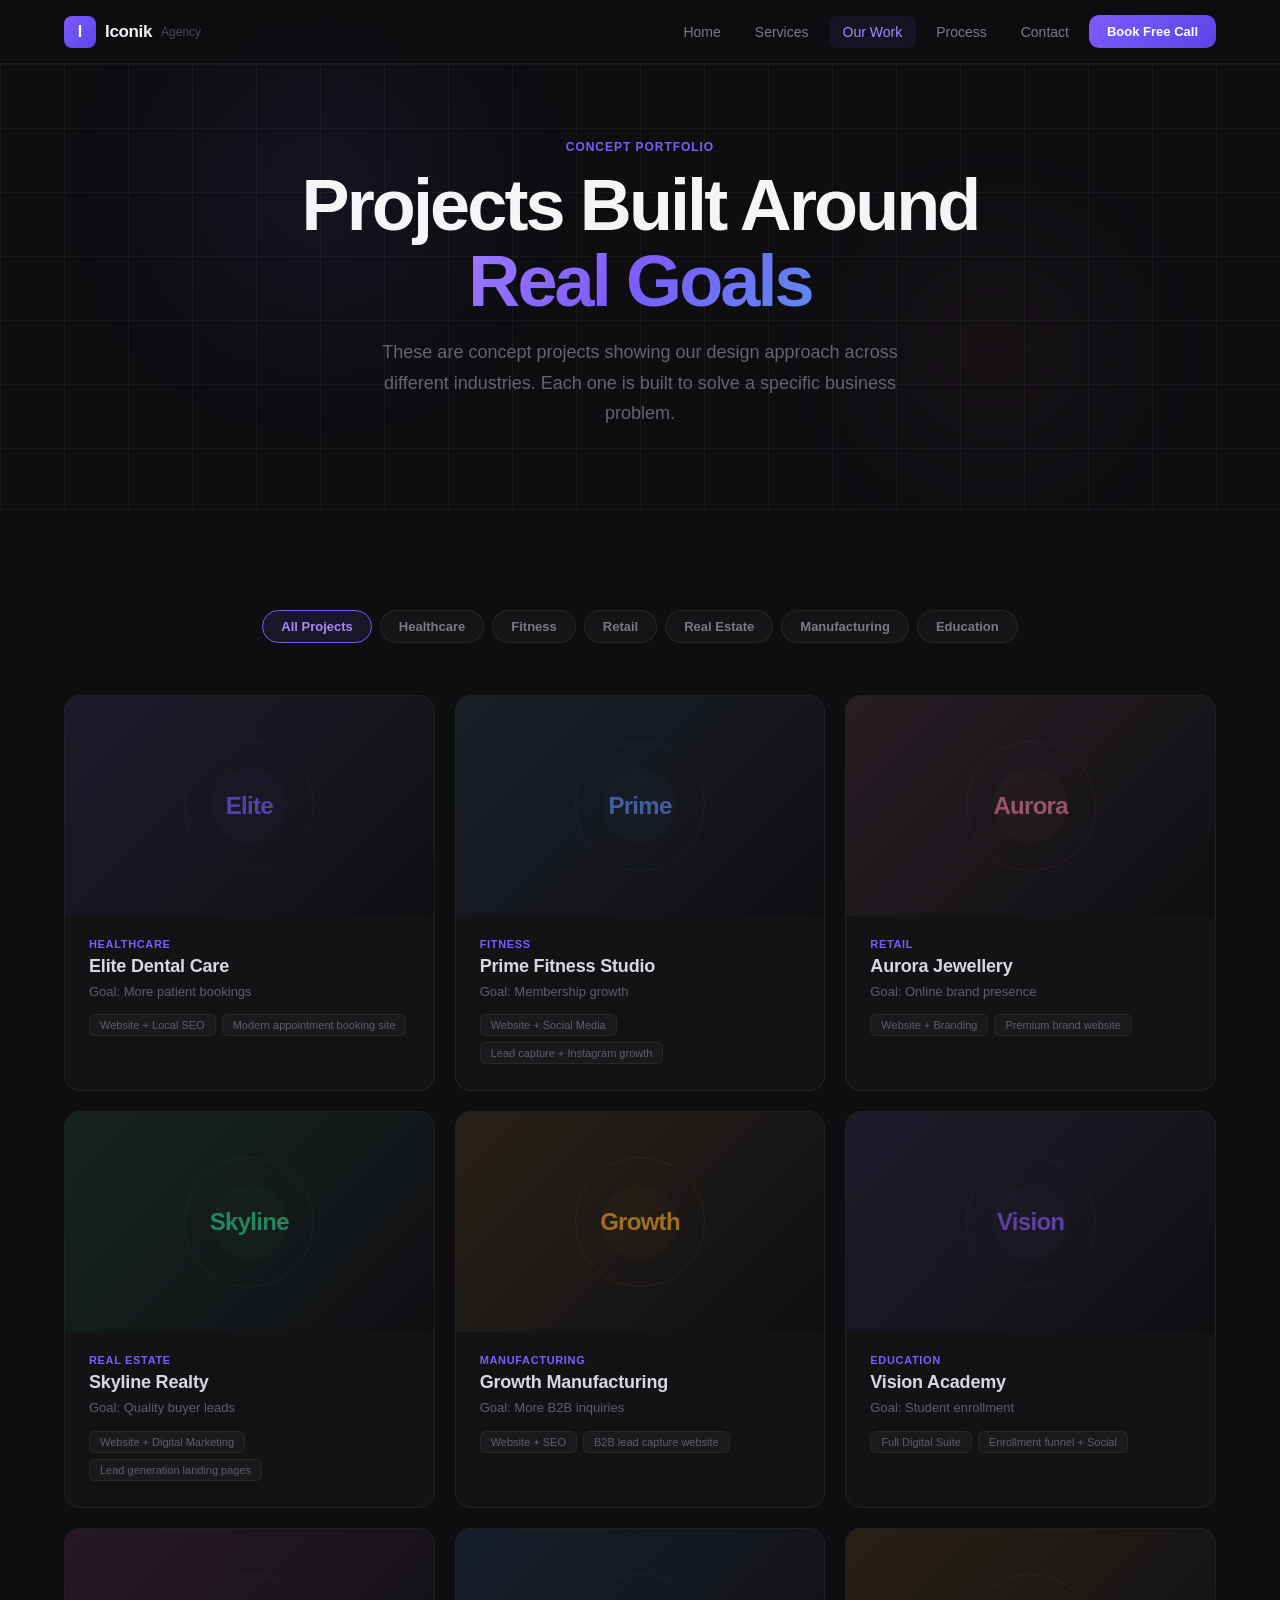
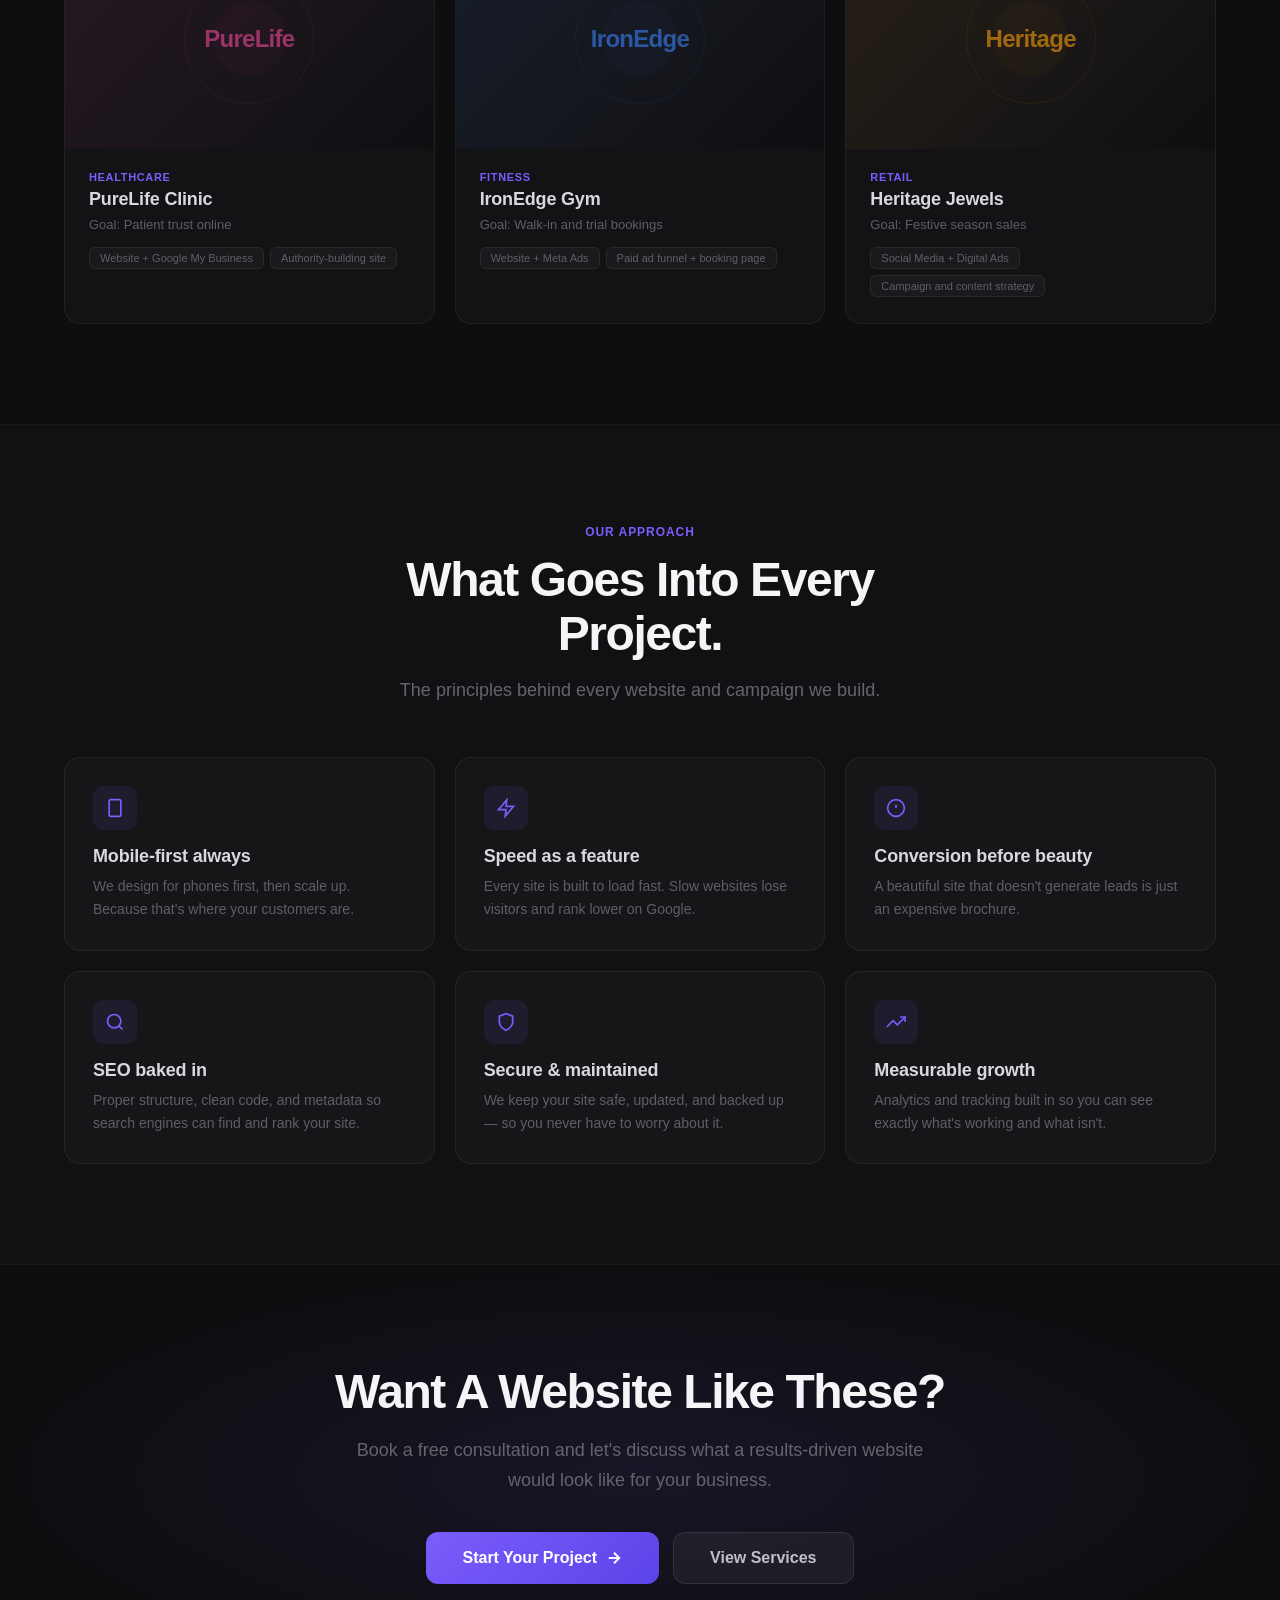
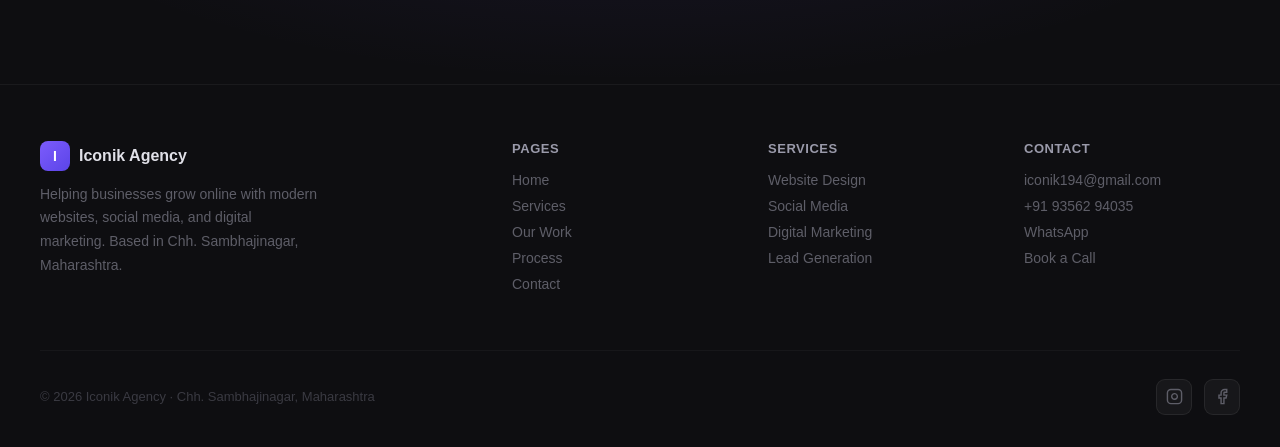
<file: work.html>
<!DOCTYPE html>
<html lang="en">
<head>
<meta charset="UTF-8"/>
<meta name="viewport" content="width=device-width,initial-scale=1.0"/>
<title>Our Work | Iconik Agency — Portfolio & Concept Projects</title>
<meta name="description" content="See how Iconik Agency approaches web design and digital marketing across healthcare, fitness, real estate, and more."/>
<link rel="stylesheet" href="_shared.css"/>
<style>
.filter-bar{display:flex;gap:8px;flex-wrap:wrap;justify-content:center;margin-bottom:52px}
.filter-btn{padding:8px 18px;border-radius:100px;border:1px solid rgba(255,255,255,.08);background:rgba(255,255,255,.03);color:#7A7A86;font-size:13px;font-weight:600;cursor:pointer;transition:all .25s;font-family:inherit}
.filter-btn:hover{border-color:rgba(124,92,252,.3);color:#C0C0CC}
.filter-btn.active{border-color:#7C5CFC;background:rgba(124,92,252,.1);color:#A78BFA}
.proj-card{overflow:hidden;cursor:pointer;transition:border-color .3s,background .3s,transform .3s}
.proj-card:hover{border-color:rgba(124,92,252,.22);background:rgba(255,255,255,.04);transform:translateY(-2px)}
.proj-visual{height:220px;position:relative;display:flex;align-items:center;justify-content:center;overflow:hidden}
.proj-overlay{position:absolute;inset:0;background:rgba(14,14,17,.88);display:flex;align-items:center;justify-content:center;opacity:0;transition:opacity .3s}
.proj-card:hover .proj-overlay{opacity:1}
.proj-body{padding:22px 24px 26px}
.proj-industry{font-size:11px;font-weight:600;letter-spacing:.06em;text-transform:uppercase;color:#7C5CFC;margin-bottom:6px}
.proj-tags{display:flex;flex-wrap:wrap;gap:6px;margin-top:12px}
.proj-tag{font-size:11px;padding:4px 10px;border-radius:6px;background:rgba(255,255,255,.03);border:1px solid rgba(255,255,255,.06);color:#5E5E68}
.approach-grid{display:grid;grid-template-columns:repeat(auto-fill,minmax(280px,1fr));gap:20px}
.approach-card{padding:28px}
</style>
</head>
<body>

<nav id="nav">
  <div class="nav-inner">
    <a href="index.html" class="nav-logo"><div class="nav-logo-icon">I</div><span class="nav-logo-text">Iconik</span><span class="nav-logo-sub">Agency</span></a>
    <div class="nav-links" id="navLinks">
      <a href="index.html"    class="nav-link">Home</a>
      <a href="services.html" class="nav-link">Services</a>
      <a href="work.html"     class="nav-link active">Our Work</a>
      <a href="process.html"  class="nav-link">Process</a>
      <a href="contact.html"  class="nav-link">Contact</a>
      <a href="contact.html"  class="btn-cta nav-cta">Book Free Call</a>
    </div>
    <button class="hamburger" id="hamburger" onclick="toggleMenu()" aria-label="Menu">
      <svg id="menuIcon" xmlns="http://www.w3.org/2000/svg" width="20" height="20" viewBox="0 0 24 24" fill="none" stroke="currentColor" stroke-width="2"><line x1="3" y1="6" x2="21" y2="6"/><line x1="3" y1="12" x2="21" y2="12"/><line x1="3" y1="18" x2="21" y2="18"/></svg>
      <svg id="closeIcon" style="display:none" xmlns="http://www.w3.org/2000/svg" width="20" height="20" viewBox="0 0 24 24" fill="none" stroke="currentColor" stroke-width="2"><line x1="18" y1="6" x2="6" y2="18"/><line x1="6" y1="6" x2="18" y2="18"/></svg>
    </button>
  </div>
  <div class="mobile-menu" id="mobileMenu">
    <a href="index.html"    class="nav-link">Home</a>
    <a href="services.html" class="nav-link">Services</a>
    <a href="work.html"     class="nav-link active">Our Work</a>
    <a href="process.html"  class="nav-link">Process</a>
    <a href="contact.html"  class="nav-link">Contact</a>
    <a href="contact.html"  class="btn-cta">Book Free Call</a>
  </div>
</nav>

<!-- PAGE HERO -->
<section class="page-hero">
  <div class="page-hero-orb anim-orb1" style="top:0;left:10%;width:380px;height:380px;background:radial-gradient(circle,rgba(124,92,252,.11),transparent 65%)"></div>
  <div class="page-hero-orb anim-orb2" style="bottom:0;right:10%;width:320px;height:320px;background:radial-gradient(circle,rgba(232,121,160,.08),transparent 65%)"></div>
  <div class="page-hero-grid"></div>
  <div style="position:relative;z-index:2;max-width:700px;margin:0 auto">
    <div class="reveal"><span class="label">Concept Portfolio</span></div>
    <div class="reveal" style="transition-delay:.08s"><h1 style="margin-bottom:18px">Projects Built Around <span style="background:linear-gradient(135deg,#9B7BFF,#7C5CFC,#5B8DEF);-webkit-background-clip:text;-webkit-text-fill-color:transparent;background-clip:text">Real Goals</span></h1></div>
    <div class="reveal" style="transition-delay:.15s"><p class="sub" style="margin:0 auto">These are concept projects showing our design approach across different industries. Each one is built to solve a specific business problem.</p></div>
  </div>
</section>

<!-- PORTFOLIO GRID -->
<section class="section" style="border-top:1px solid rgba(255,255,255,.04)">
  <div class="container">
    <div class="filter-bar reveal">
      <button class="filter-btn active" onclick="filterProjects('all',this)">All Projects</button>
      <button class="filter-btn" onclick="filterProjects('healthcare',this)">Healthcare</button>
      <button class="filter-btn" onclick="filterProjects('fitness',this)">Fitness</button>
      <button class="filter-btn" onclick="filterProjects('retail',this)">Retail</button>
      <button class="filter-btn" onclick="filterProjects('realestate',this)">Real Estate</button>
      <button class="filter-btn" onclick="filterProjects('manufacturing',this)">Manufacturing</button>
      <button class="filter-btn" onclick="filterProjects('education',this)">Education</button>
    </div>
    <div class="grid-port" id="projectGrid"></div>
  </div>
</section>

<!-- OUR APPROACH -->
<section class="section" style="background:rgba(255,255,255,.01);border-top:1px solid rgba(255,255,255,.04);border-bottom:1px solid rgba(255,255,255,.04)">
  <div class="container">
    <div style="text-align:center;max-width:600px;margin:0 auto 52px">
      <div class="reveal"><span class="label">Our Approach</span></div>
      <div class="reveal" style="transition-delay:.08s"><h2 style="margin-bottom:14px">What Goes Into Every Project.</h2></div>
      <div class="reveal" style="transition-delay:.14s"><p class="sub" style="margin:0 auto">The principles behind every website and campaign we build.</p></div>
    </div>
    <div class="approach-grid">
      <div class="card approach-card reveal" style="transition-delay:.05s"><div class="icon-box" style="width:44px;height:44px;margin-bottom:16px"><svg xmlns="http://www.w3.org/2000/svg" width="20" height="20" viewBox="0 0 24 24" fill="none" stroke="currentColor" stroke-width="2"><rect x="5" y="2" width="14" height="20" rx="2"/><line x1="12" y1="18" x2="12" y2="18.01"/></svg></div><h3 style="margin-bottom:8px">Mobile-first always</h3><p style="font-size:14px;color:#5E5E68;line-height:1.65">We design for phones first, then scale up. Because that's where your customers are.</p></div>
      <div class="card approach-card reveal" style="transition-delay:.1s"><div class="icon-box" style="width:44px;height:44px;margin-bottom:16px"><svg xmlns="http://www.w3.org/2000/svg" width="20" height="20" viewBox="0 0 24 24" fill="none" stroke="currentColor" stroke-width="2"><polygon points="13 2 3 14 12 14 11 22 21 10 12 10 13 2"/></svg></div><h3 style="margin-bottom:8px">Speed as a feature</h3><p style="font-size:14px;color:#5E5E68;line-height:1.65">Every site is built to load fast. Slow websites lose visitors and rank lower on Google.</p></div>
      <div class="card approach-card reveal" style="transition-delay:.15s"><div class="icon-box" style="width:44px;height:44px;margin-bottom:16px"><svg xmlns="http://www.w3.org/2000/svg" width="20" height="20" viewBox="0 0 24 24" fill="none" stroke="currentColor" stroke-width="2"><circle cx="12" cy="12" r="10"/><line x1="12" y1="8" x2="12" y2="12"/><line x1="12" y1="16" x2="12.01" y2="16"/></svg></div><h3 style="margin-bottom:8px">Conversion before beauty</h3><p style="font-size:14px;color:#5E5E68;line-height:1.65">A beautiful site that doesn't generate leads is just an expensive brochure.</p></div>
      <div class="card approach-card reveal" style="transition-delay:.2s"><div class="icon-box" style="width:44px;height:44px;margin-bottom:16px"><svg xmlns="http://www.w3.org/2000/svg" width="20" height="20" viewBox="0 0 24 24" fill="none" stroke="currentColor" stroke-width="2"><circle cx="11" cy="11" r="8"/><line x1="21" y1="21" x2="16.65" y2="16.65"/></svg></div><h3 style="margin-bottom:8px">SEO baked in</h3><p style="font-size:14px;color:#5E5E68;line-height:1.65">Proper structure, clean code, and metadata so search engines can find and rank your site.</p></div>
      <div class="card approach-card reveal" style="transition-delay:.25s"><div class="icon-box" style="width:44px;height:44px;margin-bottom:16px"><svg xmlns="http://www.w3.org/2000/svg" width="20" height="20" viewBox="0 0 24 24" fill="none" stroke="currentColor" stroke-width="2"><path d="M12 22s8-4 8-10V5l-8-3-8 3v7c0 6 8 10 8 10z"/></svg></div><h3 style="margin-bottom:8px">Secure & maintained</h3><p style="font-size:14px;color:#5E5E68;line-height:1.65">We keep your site safe, updated, and backed up — so you never have to worry about it.</p></div>
      <div class="card approach-card reveal" style="transition-delay:.3s"><div class="icon-box" style="width:44px;height:44px;margin-bottom:16px"><svg xmlns="http://www.w3.org/2000/svg" width="20" height="20" viewBox="0 0 24 24" fill="none" stroke="currentColor" stroke-width="2"><polyline points="23 6 13.5 15.5 8.5 10.5 1 18"/><polyline points="17 6 23 6 23 12"/></svg></div><h3 style="margin-bottom:8px">Measurable growth</h3><p style="font-size:14px;color:#5E5E68;line-height:1.65">Analytics and tracking built in so you can see exactly what's working and what isn't.</p></div>
    </div>
  </div>
</section>

<!-- CTA -->
<section class="section" style="position:relative;overflow:hidden">
  <div style="position:absolute;inset:0;pointer-events:none;background:radial-gradient(ellipse at 50% 50%,rgba(124,92,252,.09),transparent 70%)"></div>
  <div class="container" style="position:relative;z-index:2;text-align:center">
    <div class="reveal"><h2 style="margin-bottom:16px">Want A Website Like These?</h2></div>
    <div class="reveal" style="transition-delay:.1s"><p class="sub" style="margin:0 auto 36px">Book a free consultation and let's discuss what a results-driven website would look like for your business.</p></div>
    <div class="reveal" style="transition-delay:.2s;display:flex;gap:14px;justify-content:center;flex-wrap:wrap">
      <a href="contact.html" class="btn-cta" style="font-size:16px;padding:16px 36px">Start Your Project <svg xmlns="http://www.w3.org/2000/svg" width="18" height="18" viewBox="0 0 24 24" fill="none" stroke="currentColor" stroke-width="2.5"><line x1="5" y1="12" x2="19" y2="12"/><polyline points="12 5 19 12 12 19"/></svg></a>
      <a href="services.html" class="btn-ghost" style="font-size:16px;padding:16px 36px">View Services</a>
    </div>
  </div>
</section>

<footer>
  <div class="footer-grid">
    <div class="footer-brand"><a href="index.html" class="footer-logo"><div class="footer-logo-icon">I</div><span class="footer-logo-text">Iconik Agency</span></a><p>Helping businesses grow online with modern websites, social media, and digital marketing. Based in Chh. Sambhajinagar, Maharashtra.</p></div>
    <div class="footer-col"><h4>Pages</h4><a href="index.html">Home</a><a href="services.html">Services</a><a href="work.html">Our Work</a><a href="process.html">Process</a><a href="contact.html">Contact</a></div>
    <div class="footer-col"><h4>Services</h4><a href="services.html">Website Design</a><a href="services.html">Social Media</a><a href="services.html">Digital Marketing</a><a href="services.html">Lead Generation</a></div>
    <div class="footer-col"><h4>Contact</h4><a href="mailto:iconik194@gmail.com">iconik194@gmail.com</a><a href="tel:+919356294035">+91 93562 94035</a><a href="https://wa.me/919356294035" target="_blank">WhatsApp</a><a href="contact.html">Book a Call</a></div>
  </div>
  <div class="footer-bottom">
    <span class="footer-copy">© 2026 Iconik Agency · Chh. Sambhajinagar, Maharashtra</span>
    <div class="footer-social">
      <a href="https://www.instagram.com/iconikagency" target="_blank" class="social-btn" aria-label="Instagram"><svg xmlns="http://www.w3.org/2000/svg" width="17" height="17" viewBox="0 0 24 24" fill="none" stroke="currentColor" stroke-width="2"><rect x="2" y="2" width="20" height="20" rx="5"/><path d="M16 11.37A4 4 0 1 1 12.63 8 4 4 0 0 1 16 11.37z"/><line x1="17.5" y1="6.5" x2="17.51" y2="6.5"/></svg></a>
      <a href="https://www.facebook.com/iconikagency" target="_blank" class="social-btn" aria-label="Facebook"><svg xmlns="http://www.w3.org/2000/svg" width="17" height="17" viewBox="0 0 24 24" fill="none" stroke="currentColor" stroke-width="2"><path d="M18 2h-3a5 5 0 0 0-5 5v3H7v4h3v8h4v-8h3l1-4h-4V7a1 1 0 0 1 1-1h3z"/></svg></a>
    </div>
  </div>
</footer>

<script>
const PROJECTS = [
  {name:"Elite Dental Care",industry:"Healthcare",cat:"healthcare",goal:"More patient bookings",services:"Website + Local SEO",result:"Modern appointment booking site",color:"#7C5CFC"},
  {name:"Prime Fitness Studio",industry:"Fitness",cat:"fitness",goal:"Membership growth",services:"Website + Social Media",result:"Lead capture + Instagram growth",color:"#5B8DEF"},
  {name:"Aurora Jewellery",industry:"Retail",cat:"retail",goal:"Online brand presence",services:"Website + Branding",result:"Premium brand website",color:"#E879A0"},
  {name:"Skyline Realty",industry:"Real Estate",cat:"realestate",goal:"Quality buyer leads",services:"Website + Digital Marketing",result:"Lead generation landing pages",color:"#34C98A"},
  {name:"Growth Manufacturing",industry:"Manufacturing",cat:"manufacturing",goal:"More B2B inquiries",services:"Website + SEO",result:"B2B lead capture website",color:"#F5A623"},
  {name:"Vision Academy",industry:"Education",cat:"education",goal:"Student enrollment",services:"Full Digital Suite",result:"Enrollment funnel + Social",color:"#8B5CF6"},
  {name:"PureLife Clinic",industry:"Healthcare",cat:"healthcare",goal:"Patient trust online",services:"Website + Google My Business",result:"Authority-building site",color:"#EC4899"},
  {name:"IronEdge Gym",industry:"Fitness",cat:"fitness",goal:"Walk-in and trial bookings",services:"Website + Meta Ads",result:"Paid ad funnel + booking page",color:"#3B82F6"},
  {name:"Heritage Jewels",industry:"Retail",cat:"retail",goal:"Festive season sales",services:"Social Media + Digital Ads",result:"Campaign and content strategy",color:"#F59E0B"},
];

function renderProjects(filtered){
  const grid=document.getElementById("projectGrid");
  grid.innerHTML="";
  filtered.forEach((p,i)=>{
    const el=document.createElement("div");
    el.className="card proj-card reveal";
    el.style.transitionDelay=(i%3*0.07)+"s";
    el.innerHTML=`
      <div class="proj-visual" style="background:linear-gradient(135deg,${p.color}18,${p.color}06 60%,rgba(14,14,17,.95))">
        <div style="width:130px;height:130px;border-radius:50%;border:1px solid ${p.color}15;position:absolute"></div>
        <div style="width:75px;height:75px;border-radius:50%;background:${p.color}08;position:absolute"></div>
        <div style="position:relative;z-index:2;font-size:24px;font-weight:800;letter-spacing:-.03em;color:${p.color};opacity:.6">${p.name.split(" ")[0]}</div>
        <div class="proj-overlay"><span style="display:flex;align-items:center;gap:7px;font-size:14px;font-weight:600;color:#A78BFA">View Details <svg xmlns="http://www.w3.org/2000/svg" width="15" height="15" viewBox="0 0 24 24" fill="none" stroke="currentColor" stroke-width="2"><line x1="7" y1="17" x2="17" y2="7"/><polyline points="7 7 17 7 17 17"/></svg></span></div>
      </div>
      <div class="proj-body">
        <div class="proj-industry">${p.industry}</div>
        <h3 style="font-size:18px;margin-bottom:4px">${p.name}</h3>
        <p style="font-size:13px;color:#5E5E68;margin-bottom:0">Goal: ${p.goal}</p>
        <div class="proj-tags"><span class="proj-tag">${p.services}</span><span class="proj-tag">${p.result}</span></div>
      </div>`;
    grid.appendChild(el);
  });
  const obs=new IntersectionObserver(entries=>entries.forEach(e=>{if(e.isIntersecting){e.target.classList.add("visible");obs.unobserve(e.target);}}),{threshold:.1});
  grid.querySelectorAll(".reveal").forEach(el=>obs.observe(el));
}

function filterProjects(cat,btn){
  document.querySelectorAll(".filter-btn").forEach(b=>b.classList.remove("active"));
  btn.classList.add("active");
  renderProjects(cat==="all"?PROJECTS:PROJECTS.filter(p=>p.cat===cat));
}

renderProjects(PROJECTS);

let menuOpen=false;
function toggleMenu(){menuOpen=!menuOpen;document.getElementById("mobileMenu").style.display=menuOpen?"flex":"none";document.getElementById("menuIcon").style.display=menuOpen?"none":"block";document.getElementById("closeIcon").style.display=menuOpen?"block":"none";}
const obs=new IntersectionObserver(entries=>entries.forEach(e=>{if(e.isIntersecting){e.target.classList.add("visible");obs.unobserve(e.target);}}),{threshold:.1});
document.querySelectorAll(".reveal").forEach(el=>obs.observe(el));
</script>
</body>
</html>
</file>
<file: _shared.css>
/* =============================================
   ICONIK AGENCY — SHARED STYLES
   Edit colors here: #7C5CFC = brand purple
   Edit background: #0E0E11 = dark charcoal
============================================= */
*,*::before,*::after{box-sizing:border-box;margin:0;padding:0}
html{scroll-behavior:smooth;font-size:16px}
body{background:#0E0E11;color:#EEEEF0;font-family:'Inter',-apple-system,BlinkMacSystemFont,'Segoe UI',sans-serif;min-height:100vh;overflow-x:hidden}
a{color:inherit;text-decoration:none}

/* ── BUTTONS ── */
.btn-cta{background:linear-gradient(135deg,#7C5CFC,#5B44E8);color:#fff;border:none;border-radius:12px;padding:15px 30px;font-size:15px;font-weight:600;cursor:pointer;transition:transform .25s,box-shadow .25s;display:inline-flex;align-items:center;gap:8px;text-decoration:none;font-family:inherit;white-space:nowrap}
.btn-cta:hover{transform:translateY(-1px);box-shadow:0 10px 32px rgba(124,92,252,.38)}
.btn-cta:active{transform:translateY(0)}
.btn-ghost{background:rgba(255,255,255,.05);color:#C0C0CC;border:1px solid rgba(255,255,255,.09);border-radius:12px;padding:15px 30px;font-size:15px;font-weight:600;cursor:pointer;transition:all .25s;display:inline-flex;align-items:center;gap:8px;text-decoration:none;font-family:inherit;white-space:nowrap}
.btn-ghost:hover{background:rgba(255,255,255,.09);border-color:rgba(255,255,255,.15);color:#EEEEF0}
.btn-wa{display:inline-flex;align-items:center;gap:10px;padding:13px 22px;border-radius:12px;background:rgba(37,211,102,.08);border:1px solid rgba(37,211,102,.2);color:#25D366;font-weight:600;font-size:14px;text-decoration:none;transition:background .25s;white-space:nowrap}
.btn-wa:hover{background:rgba(37,211,102,.15)}

/* ── LAYOUT ── */
.container{max-width:1200px;margin:0 auto;padding:0 24px;width:100%}
.section{padding:100px 24px}
.section-sm{padding:60px 24px}

/* ── TYPOGRAPHY ── */
.label{font-size:12px;font-weight:600;letter-spacing:.08em;text-transform:uppercase;color:#7C5CFC;margin-bottom:14px;display:block}
h1{font-size:clamp(36px,7vw,72px);font-weight:800;line-height:1.05;letter-spacing:-.04em;color:#F5F5F7}
h2{font-size:clamp(28px,5vw,48px);font-weight:800;line-height:1.12;letter-spacing:-.03em;color:#F5F5F7}
h3{font-size:18px;font-weight:700;color:#D8D8E0;letter-spacing:-.01em}
p{line-height:1.65}
.sub{font-size:clamp(15px,2vw,18px);color:#64646E;line-height:1.7;max-width:580px}

/* ── CARDS ── */
.card{background:rgba(255,255,255,.025);border:1px solid rgba(255,255,255,.06);border-radius:16px;transition:border-color .3s,background .3s,transform .3s}
.card:hover{border-color:rgba(124,92,252,.22);background:rgba(255,255,255,.04);transform:translateY(-2px)}
.icon-box{display:flex;align-items:center;justify-content:center;border-radius:11px;background:rgba(124,92,252,.09);color:#7C5CFC;flex-shrink:0}

/* ── INPUTS ── */
input,textarea,select{width:100%;background:rgba(255,255,255,.04);border:1px solid rgba(255,255,255,.08);border-radius:10px;padding:13px 15px;color:#EEEEF0;font-size:14px;font-family:inherit;outline:none;transition:border-color .3s;-webkit-appearance:none;appearance:none}
input:focus,textarea:focus,select:focus{border-color:rgba(124,92,252,.6);background:rgba(124,92,252,.03)}
input::placeholder,textarea::placeholder{color:#45454F}
select{background-image:url("data:image/svg+xml,%3Csvg xmlns='http://www.w3.org/2000/svg' width='16' height='16' viewBox='0 0 24 24' fill='none' stroke='%236E6E7A' stroke-width='2'%3E%3Cpath d='M6 9l6 6 6-6'/%3E%3C/svg%3E");background-repeat:no-repeat;background-position:right 12px center;padding-right:40px}
select option{background:#161618;color:#EEEEF0}

/* ── NAV ── */
#nav{position:fixed;top:0;left:0;right:0;z-index:200;background:rgba(14,14,17,.9);backdrop-filter:blur(20px);-webkit-backdrop-filter:blur(20px);border-bottom:1px solid rgba(255,255,255,.05)}
.nav-inner{display:flex;justify-content:space-between;align-items:center;padding:15px 24px;max-width:1200px;margin:0 auto}
.nav-logo{display:flex;align-items:center;gap:9px;text-decoration:none}
.nav-logo-icon{width:32px;height:32px;border-radius:8px;background:linear-gradient(135deg,#7C5CFC,#5B44E8);display:flex;align-items:center;justify-content:center;font-weight:800;font-size:16px;color:#fff;flex-shrink:0}
.nav-logo-text{font-weight:700;font-size:17px;letter-spacing:-.02em;color:#F0F0F5}
.nav-logo-sub{font-size:12px;color:#4A4A58;font-weight:500}
.nav-links{display:flex;gap:6px;align-items:center}
.nav-link{font-size:14px;color:#7A7A86;font-weight:500;padding:8px 14px;border-radius:8px;transition:all .2s;text-decoration:none;white-space:nowrap}
.nav-link:hover{color:#E0E0E5;background:rgba(255,255,255,.04)}
.nav-link.active{color:#A78BFA;background:rgba(124,92,252,.08)}
.nav-cta{padding:9px 18px;font-size:13px;border-radius:10px}
.hamburger{background:rgba(255,255,255,.05);border:1px solid rgba(255,255,255,.08);border-radius:8px;padding:8px;color:#EEEEF0;cursor:pointer;display:none;align-items:center;justify-content:center}
.mobile-menu{display:none;flex-direction:column;gap:4px;padding:8px 16px 20px;border-top:1px solid rgba(255,255,255,.05)}
.mobile-menu .nav-link{font-size:15px;padding:12px 14px}
.mobile-menu .btn-cta{margin-top:8px;justify-content:center}

/* ── PAGE HERO (inner pages) ── */
.page-hero{padding:140px 24px 80px;text-align:center;position:relative;overflow:hidden}
.page-hero-orb{position:absolute;border-radius:50%;filter:blur(70px);pointer-events:none}
.page-hero h1{margin-bottom:20px}
.page-hero .sub{margin:0 auto 36px}
.page-hero-grid{position:absolute;inset:0;opacity:.04;background-image:linear-gradient(rgba(255,255,255,1) 1px,transparent 1px),linear-gradient(90deg,rgba(255,255,255,1) 1px,transparent 1px);background-size:64px 64px;pointer-events:none}

/* ── GRIDS ── */
.grid-2{display:grid;grid-template-columns:repeat(auto-fit,minmax(300px,1fr));gap:48px}
.grid-3{display:grid;grid-template-columns:repeat(auto-fill,minmax(280px,1fr));gap:20px}
.grid-4{display:grid;grid-template-columns:repeat(auto-fill,minmax(260px,1fr));gap:16px}
.grid-port{display:grid;grid-template-columns:repeat(auto-fill,minmax(340px,1fr));gap:20px}
.grid-stats{display:grid;grid-template-columns:repeat(auto-fill,minmax(180px,1fr));gap:32px;text-align:center}

/* ── REVEAL ── */
.reveal{opacity:0;transform:translateY(24px);transition:opacity .65s cubic-bezier(.16,1,.3,1),transform .65s cubic-bezier(.16,1,.3,1)}
.reveal.visible{opacity:1;transform:translateY(0)}

/* ── FOOTER ── */
footer{border-top:1px solid rgba(255,255,255,.05);padding:56px 24px 32px}
.footer-grid{max-width:1200px;margin:0 auto;display:grid;grid-template-columns:2fr 1fr 1fr 1fr;gap:40px;margin-bottom:48px}
.footer-brand p{font-size:14px;color:#5E5E68;line-height:1.7;margin-top:12px;max-width:280px}
.footer-col h4{font-size:13px;font-weight:700;color:#9A9AAA;letter-spacing:.04em;text-transform:uppercase;margin-bottom:16px}
.footer-col a{display:block;font-size:14px;color:#5E5E68;margin-bottom:10px;transition:color .2s;text-decoration:none}
.footer-col a:hover{color:#C0C0CC}
.footer-bottom{max-width:1200px;margin:0 auto;padding-top:28px;border-top:1px solid rgba(255,255,255,.04);display:flex;justify-content:space-between;align-items:center;flex-wrap:wrap;gap:16px}
.footer-copy{font-size:13px;color:#3A3A42}
.footer-social{display:flex;gap:12px}
.social-btn{width:36px;height:36px;border-radius:9px;background:rgba(255,255,255,.04);border:1px solid rgba(255,255,255,.07);display:flex;align-items:center;justify-content:center;color:#5E5E68;transition:all .2s;text-decoration:none}
.social-btn:hover{background:rgba(124,92,252,.1);border-color:rgba(124,92,252,.2);color:#A78BFA}
.footer-logo{display:flex;align-items:center;gap:9px;margin-bottom:10px;text-decoration:none}
.footer-logo-icon{width:30px;height:30px;border-radius:8px;background:linear-gradient(135deg,#7C5CFC,#5B44E8);display:flex;align-items:center;justify-content:center;font-weight:800;font-size:14px;color:#fff}
.footer-logo-text{font-weight:700;font-size:16px;color:#E0E0E8}

/* ── DIVIDER ── */
.divider{border:none;border-top:1px solid rgba(255,255,255,.05);margin:0}

/* ── ORB ANIMATIONS ── */
@keyframes orbFloat1{0%,100%{transform:translate(0,0)}50%{transform:translate(50px,-35px)}}
@keyframes orbFloat2{0%,100%{transform:translate(0,0)}50%{transform:translate(-40px,28px)}}
.anim-orb1{animation:orbFloat1 16s ease-in-out infinite}
.anim-orb2{animation:orbFloat2 20s ease-in-out infinite}
@media(prefers-reduced-motion:reduce){.anim-orb1,.anim-orb2{animation:none}}

/* ── RESPONSIVE ── */
@media(max-width:900px){
  .footer-grid{grid-template-columns:1fr 1fr;gap:32px}
}
@media(max-width:768px){
  .nav-links{display:none}
  .hamburger{display:flex}
  .section{padding:64px 20px}
  .section-sm{padding:44px 20px}
  .footer-grid{grid-template-columns:1fr 1fr;gap:28px}
}
@media(max-width:480px){
  .footer-grid{grid-template-columns:1fr}
}
</file>
